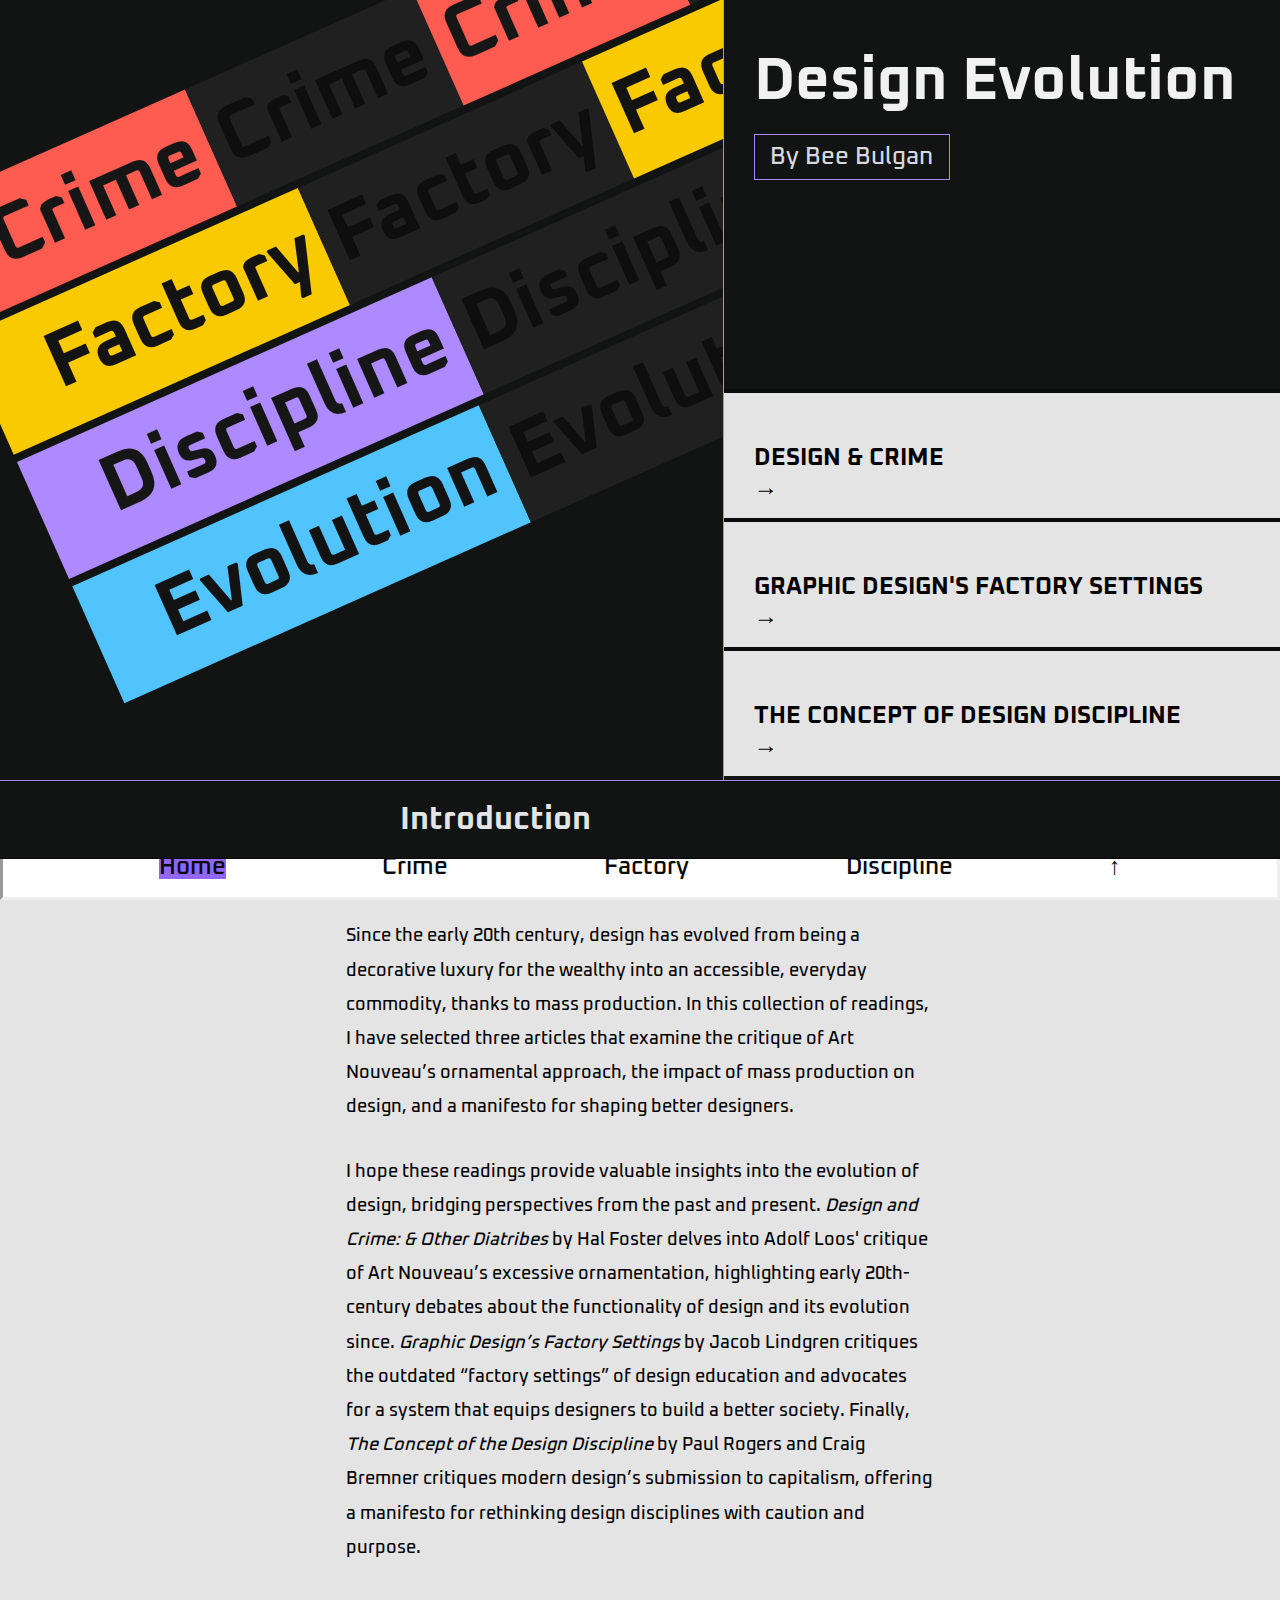
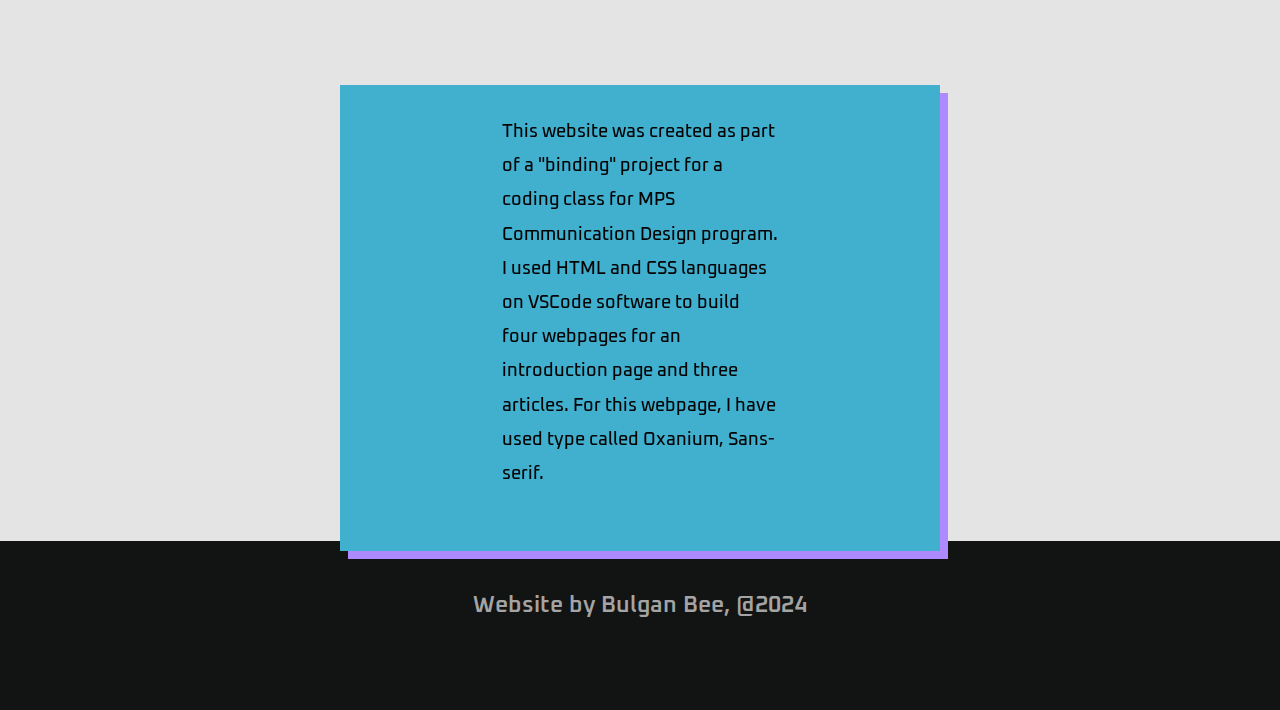
<file: index.html>
<!DOCTYPE html>
<html lang="en">
<html>
	<head>
	<!--Below is a meta element that tells the browser to render it at its actual size-->
	<meta name="viewport" content="width=device-width, initial-scale=1">
	<!-- Below is a reset, it clears off browser's default style -->
	<link href="reset.css" rel="stylesheet">
	<!-- Below is a link to my CSS file -->
	<link href="common.css" rel="stylesheet">
	<link href="style.css" rel="stylesheet">
	</head>
	<body>
		<div class="maindivhead">
		<div class="headcontainer">
		<header>
			<div class="headertext">
				<!-- <div class="disciplinetext"> -->
					<!-- <div class="discipline"> -->
						<!-- <h1>Design <span id="discipline">Evolution</span></h1> -->
						<!-- <h1>Design <span id="discipline">Evolution</span></h1> -->
						<!-- <h1>Design <span id="discipline">Evolution</span></h1> -->
						<!-- <h1>Design <span id="discipline">Evolution</span></h1> -->
						<!-- <h1>Design <span id="discipline">Evolution</span></h1> -->
					<!-- </div> -->
					<!-- </div> -->
				<div class="crimetext">
			<div class="crime">
				<h1 class="crimeanimatedtextred">&nbsp;&nbsp;&nbsp;Crime</h1>
				<h1 class="crimeanimatedtext">Crime</h1>
				<h1 class="crimeanimatedtextred">Crime</h1>
				<h1 class="crimeanimatedtext">Crime</h1>
				<h1 class="crimeanimatedtextred">Crime</h1>
				<h1 class="crimeanimatedtext">Crime</h1>
				<h1 class="crimeanimatedtextred">Crime</h1>
				<h1 class="crimeanimatedtext">Crime</h1>
				<h1 class="crimeanimatedtextred">Crime</h1>
				<h1 class="crimeanimatedtext">Crime</h1>
			</div>
		    </div>
			<div class="factorytext">
			<div class="factory">
				<h1 class="factoryanimatedtextyellow">&nbsp;&nbsp;&nbsp;Factory</h1>
				<h1 class="factoryanimatedtext">Factory</h1>
				<h1 class="factoryanimatedtextyellow">Factory</h1>
				<h1 class="factoryanimatedtext">Factory</h1>
				<h1 class="factoryanimatedtextyellow">Factory</h1>
				<h1 class="factoryanimatedtext">Factory</h1>
				<h1 class="factoryanimatedtextyellow">Factory</h1>
			</div>
			</div>
			<div class="disciplinetext">
			<div class="discipline">
				<h1 class="disciplineanimatedtextpurple">&nbsp;&nbsp;&nbsp;Discipline</h1>
				<h1 class="disciplineanimatedtext">Discipline</h1>
				<h1 class="disciplineanimatedtextpurple">Discipline</h1>
				<h1 class="disciplineanimatedtext">Discipline</h1>
				<h1 class="disciplineanimatedtextpurple">Discipline</h1>
				<h1 class="disciplineanimatedtext">Discipline</h1>
				<h1 class="disciplineanimatedtextpurple">Discipline</h1>
				<h1 class="disciplineanimatedtext">Discipline</h1>
				<h1 class="disciplineanimatedtextpurple">Discipline</h1>
			</div>
			<div class="disciplinetext">
					<div class="discipline">
						<h1 class="evolutionanimatedtextblue">&nbsp;&nbsp;&nbsp;Evolution</h1>
						<h1 class="evolutionanimatedtext">Evolution</h1>
						<h1 class="evolutionanimatedtextblue">Evolution</h1>
						<h1 class="evolutionanimatedtext">Evolution</h1>
						<h1 class="evolutionanimatedtextblue">Evolution</h1>
						<h1 class="evolutionanimatedtext">Evolution</h1>
						<h1 class="evolutionanimatedtextblue">Evolution</h1>
						<h1 class="evolutionanimatedtext">Evolution</h1>
						<h1 class="evolutionanimatedtextblue">Evolution</h1>
					</div>
					</div>
			</div>
			
			</div>
		</header>
	</div>
	<div class="titlebig">
		<div id="titlebelow"><h1 class="otherh1">Design Evolution</h1><h1 id="bee">By Bee Bulgan</h1></div>
		<div id="linksbig">
		<a href="article-crime/index.html" id="designcrimelink"><div class="biglinkdiv"><h2>DESIGN & CRIME</h2> <h2>&#8594</h2></div></a>
		<a href="article-factory/index.html" id="factorylink"><div class="biglinkdiv"><h2>GRAPHIC DESIGN'S FACTORY SETTINGS</h2> <h2>&#8594</h2></div></a>
		<a href="article-discipline/index.html" id="disciplinelink"><div class="biglinkdiv"><h2>THE CONCEPT OF DESIGN DISCIPLINE</h2> <h2>&#8594</h2></div></a>
	</div>
	</div>
</div>
	<div class="navbardiv">
		<div id="navbar">
			<a href="index.html" class="mainlink"><mark>Home</mark></a>
			<a href="article-crime/index.html" class="mainlink">Crime</a>
			<a href="article-factory/index.html" class="mainlink">Factory</a>
			<a href="article-discipline/index.html" class="mainlink">Discipline</a>
			<a href="#top" class="mainlink">&#8593;</a>
		  </div>
	<!-- <div class="darkrectangle"></div> -->
	<!-- Below is my introduction to the theme of the articles -->
	 <article>
		<div class="sticky1"><h3>Introduction</h3></div>
			<section>
				<p class="intropa">Since the early 20th century, design has evolved from being a decorative luxury for the wealthy into an accessible, everyday commodity, thanks to mass production. In this collection of readings, I have selected three articles that examine the critique of Art Nouveau’s ornamental approach, the impact of mass production on design, and a manifesto for shaping better designers.</p>
				<p>I hope these readings provide valuable insights into the evolution of design, bridging perspectives from the past and present. <i>Design and Crime: & Other Diatribes </i> by Hal Foster delves into Adolf Loos' critique of Art Nouveau’s excessive ornamentation, highlighting early 20th-century debates about the functionality of design and its evolution since. <i>Graphic Design’s Factory Settings </i>by Jacob Lindgren critiques the outdated “factory settings” of design education and advocates for a system that equips designers to build a better society. Finally,  <i>The Concept of the Design Discipline </i>by Paul Rogers and Craig Bremner critiques modern design’s submission to capitalism, offering a manifesto for rethinking design disciplines with caution and purpose.</p>
			</section>
			<section class="colophonesection">
			<div class="colophon"><p id="colophonparagraph">This website was created as part of a "binding" project for a coding class for MPS Communication Design program. I used HTML and CSS languages on VSCode software to build four webpages for an introduction page and three articles. For this webpage, I have used type called Oxanium, Sans-serif.</p>
				</div>
			</section>
	</article>
	<footer>
		<h5>Website by Bulgan Bee, @2024</h5>
	</footer>
	</body>
</html>
</file>
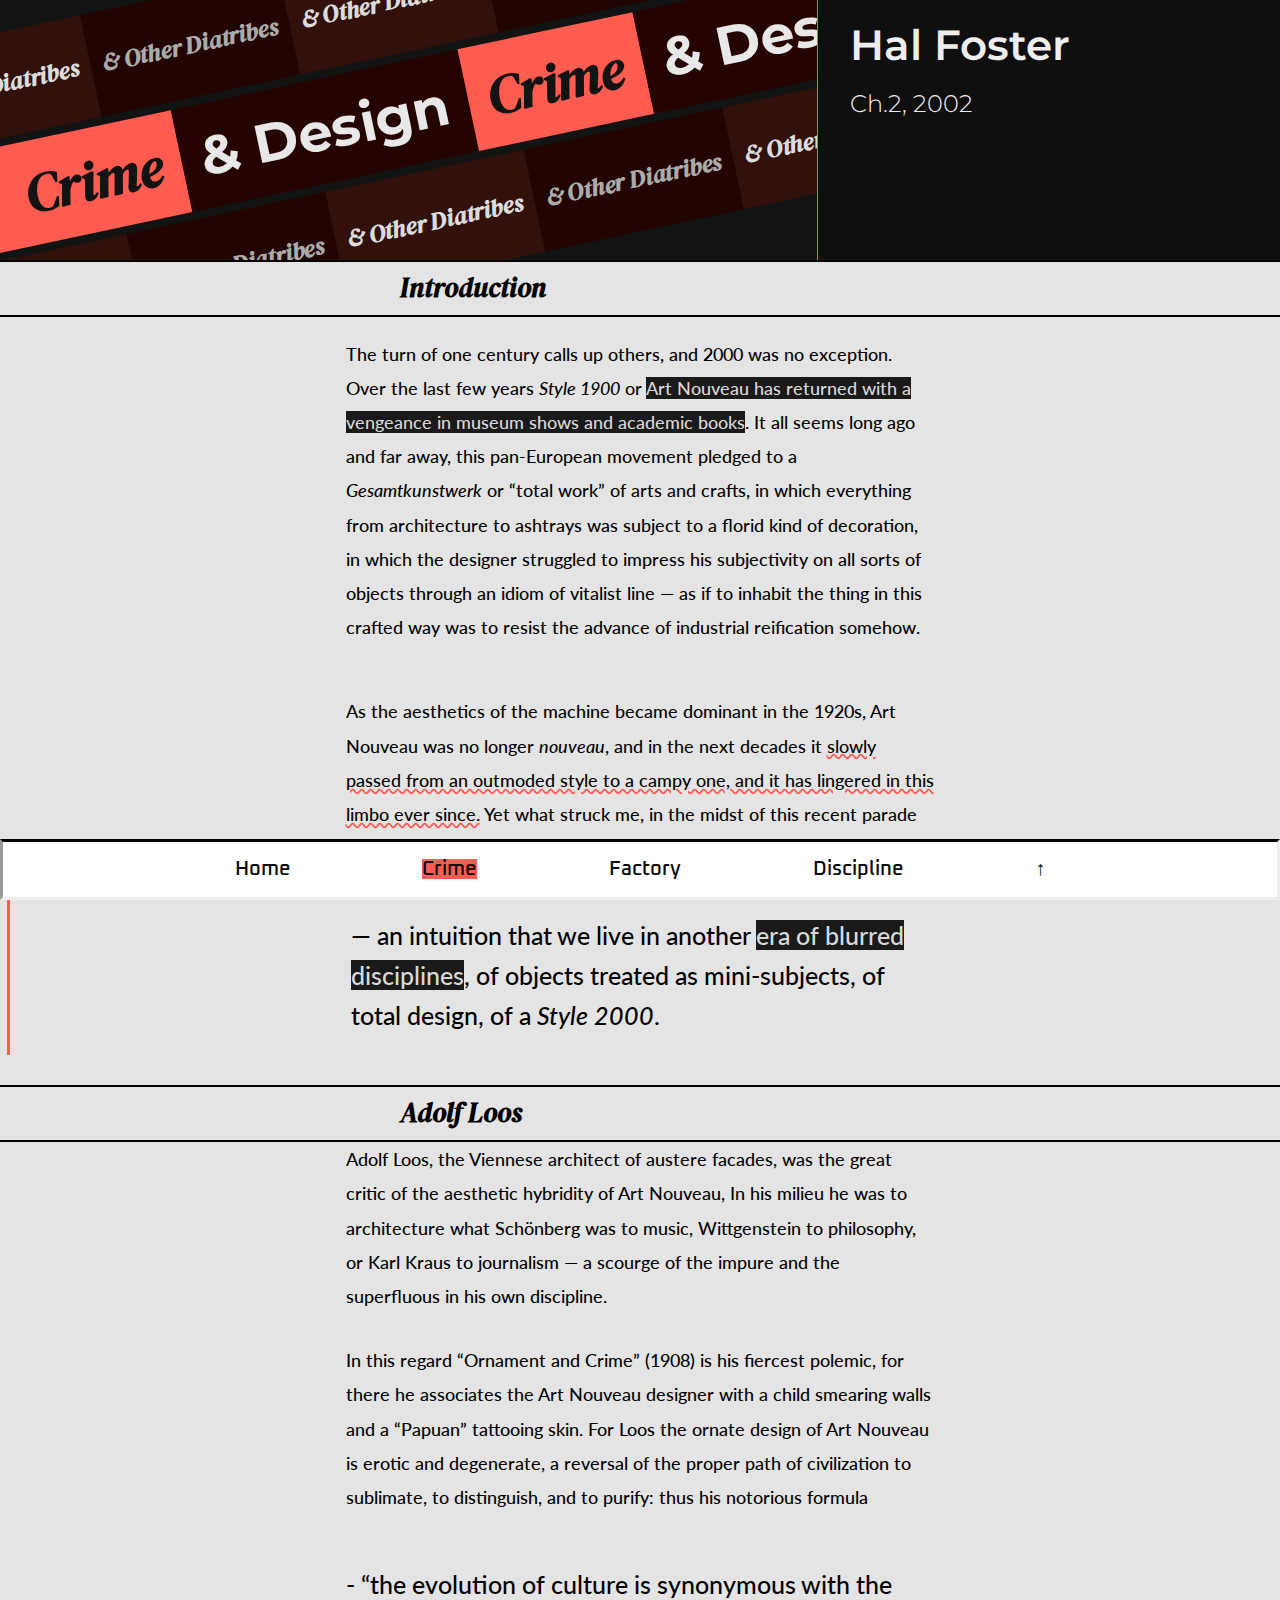
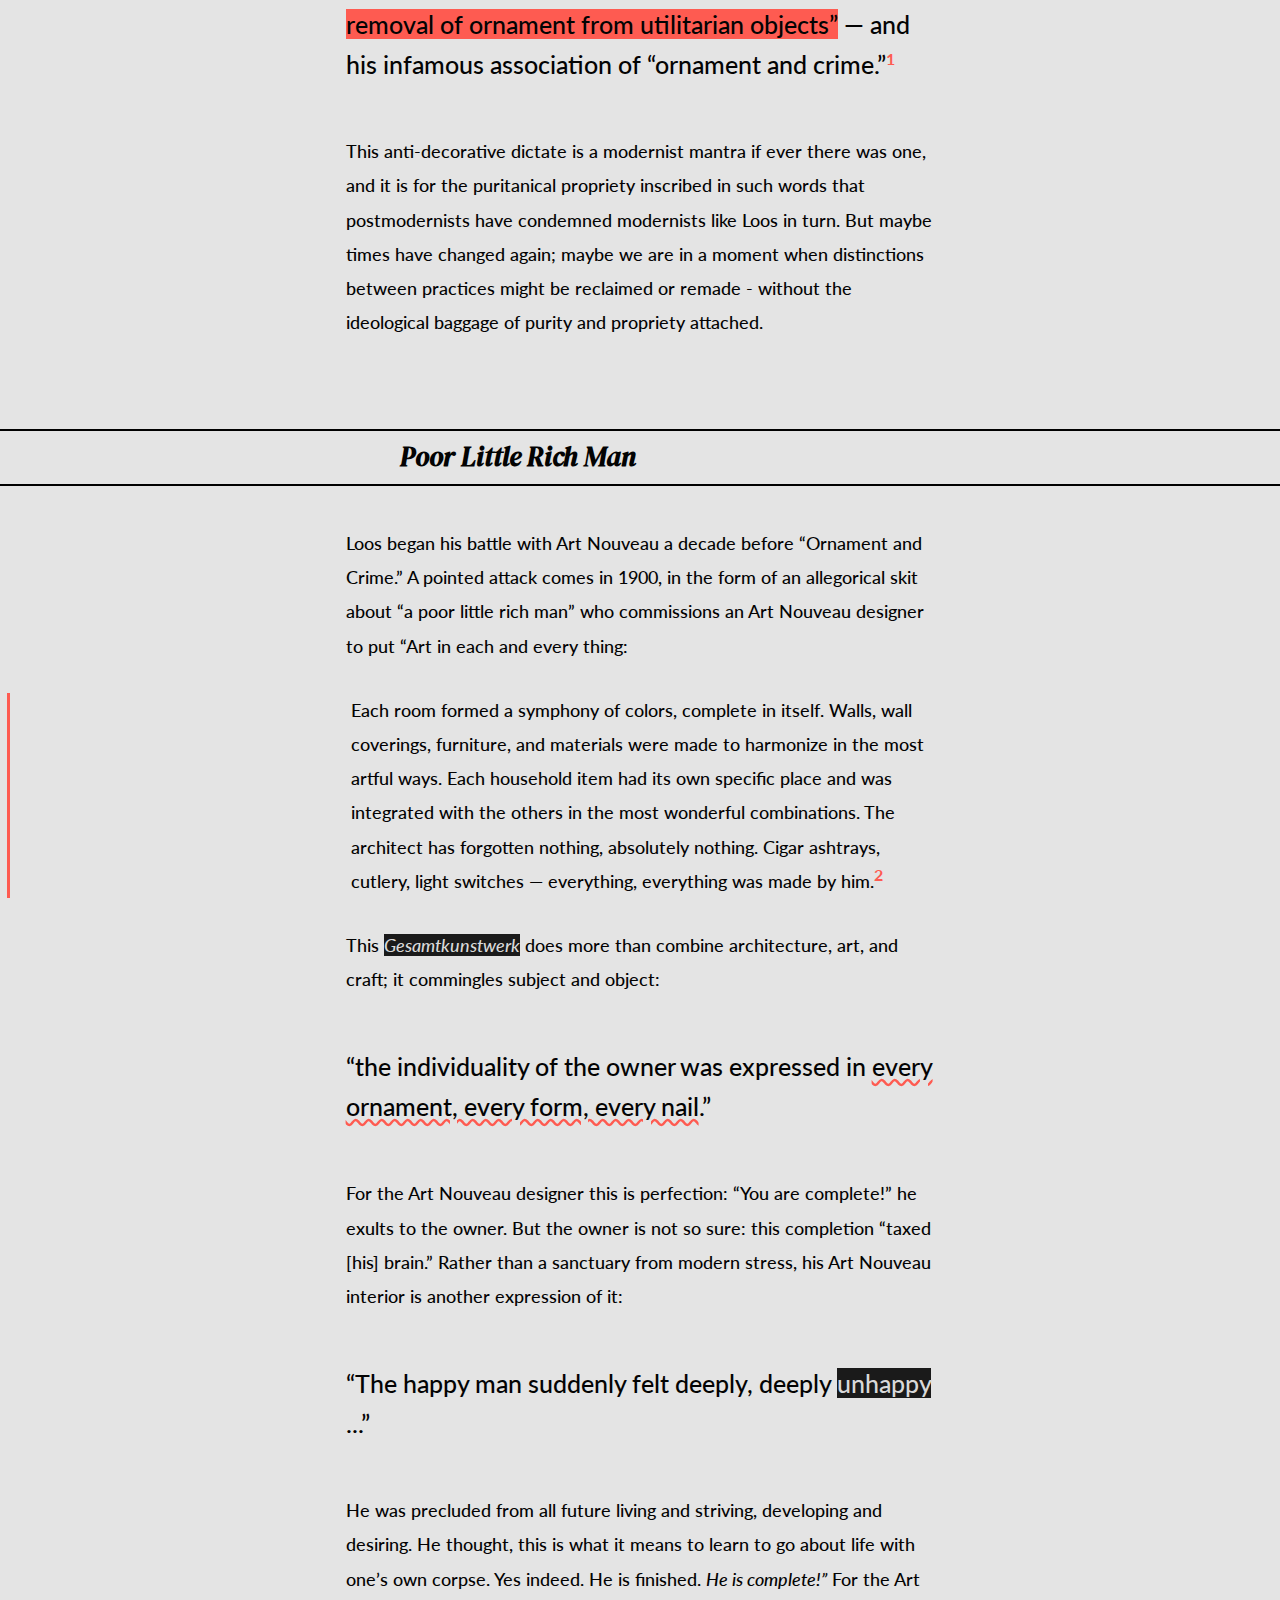
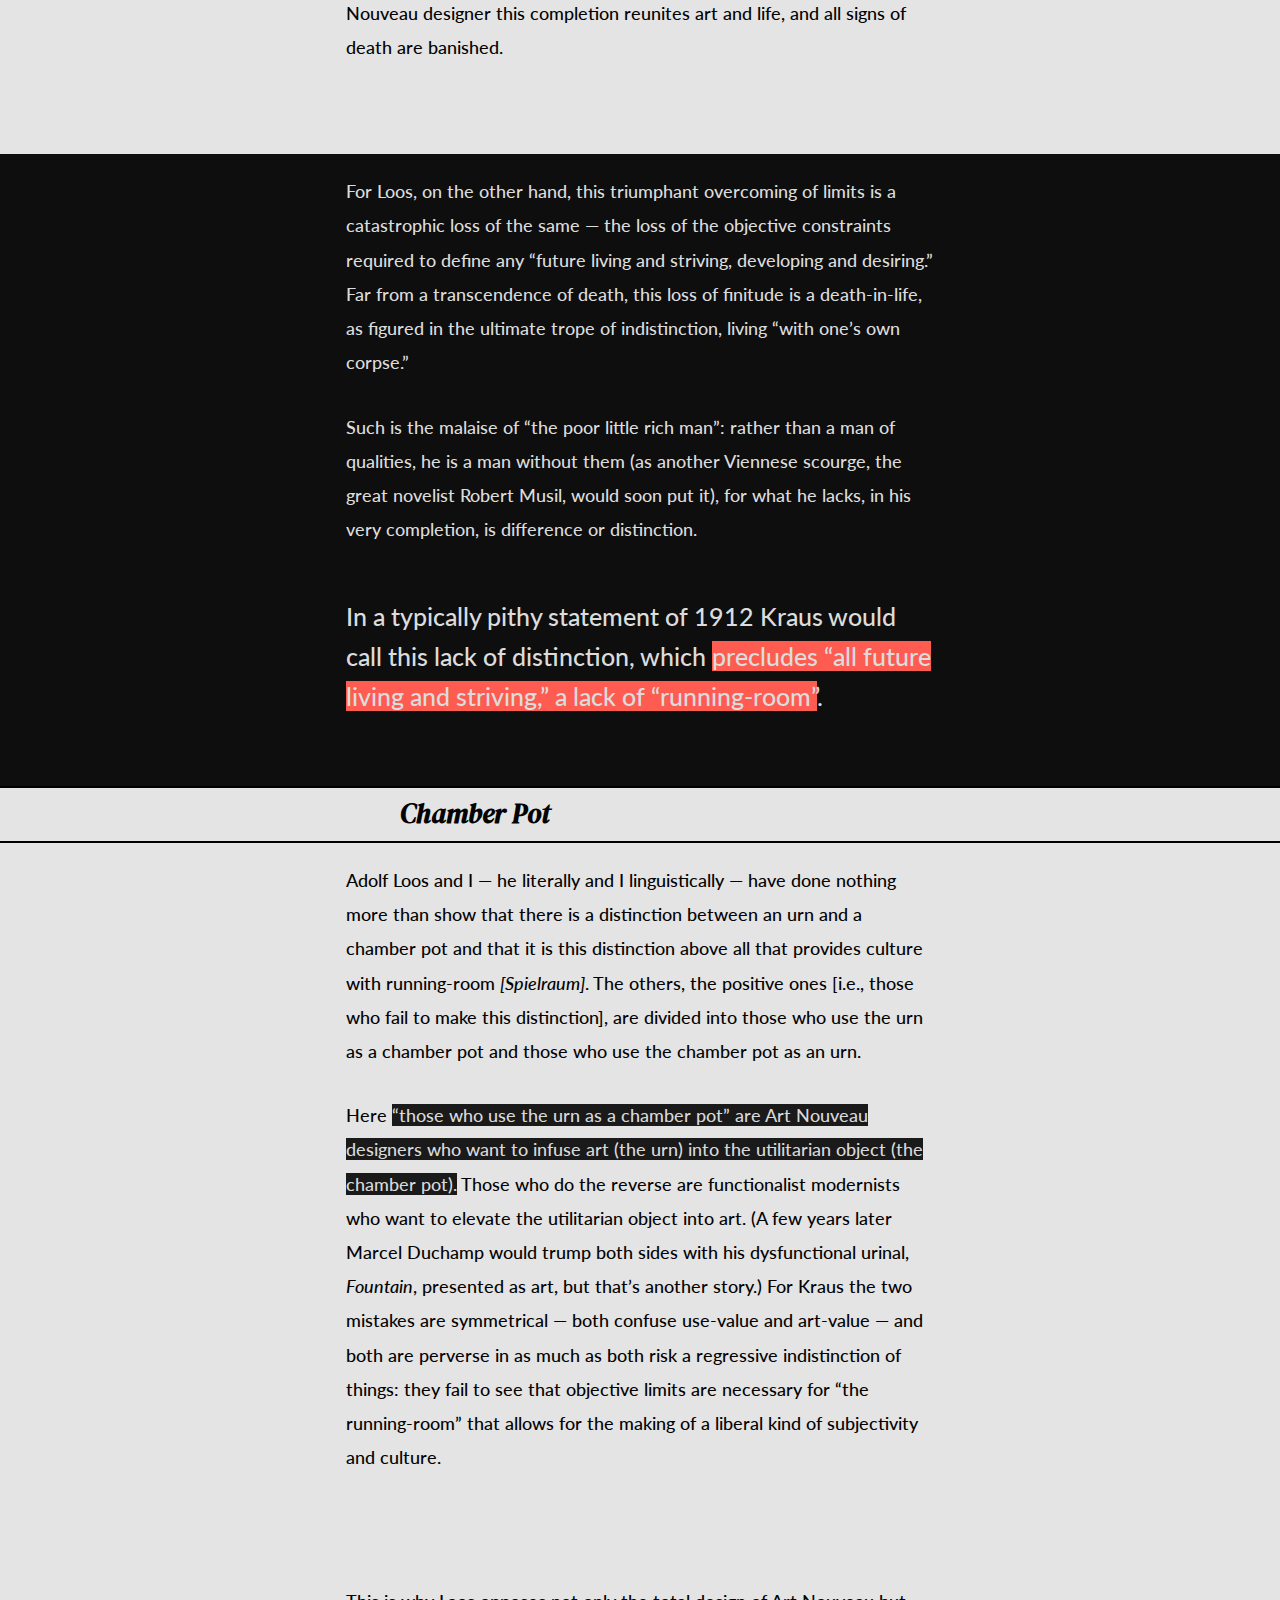
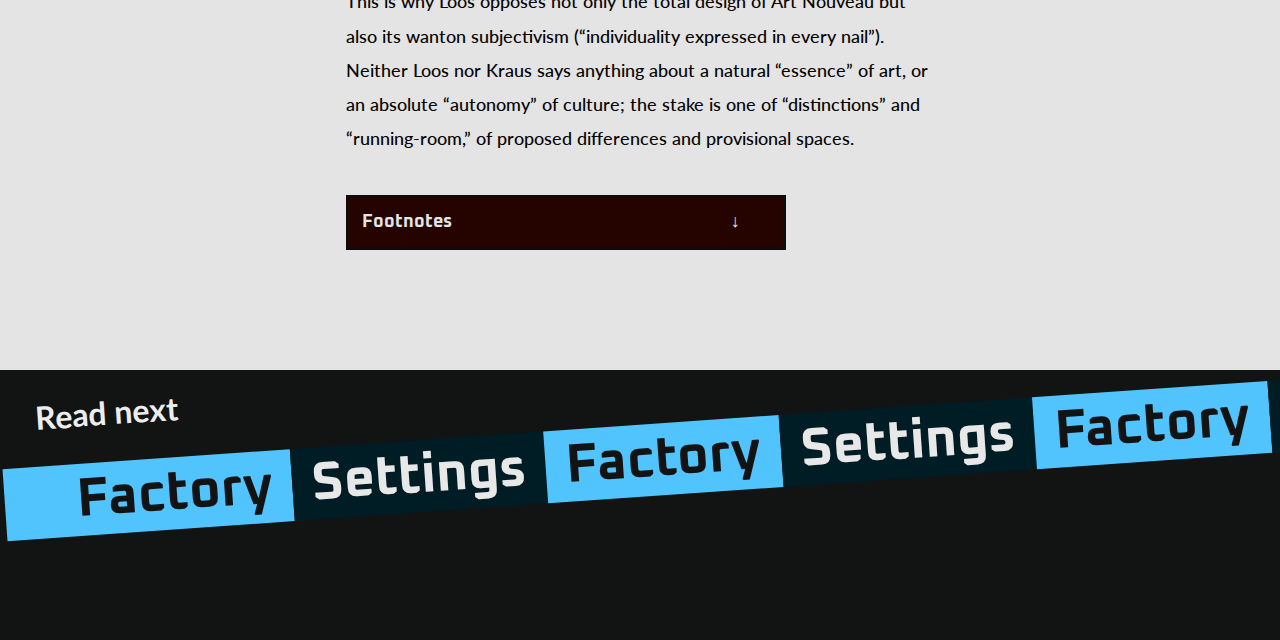
<file: article-crime/index.html>
<!DOCTYPE html>
<html lang="en">
<html>
	<head>
		<title>Binding</title>
	<!--Below is a meta element that tells the browser to render it at its actual size-->
	<meta name="viewport" content="width=device-width, initial-scale=1">
	<!-- Below is a reset, it clears off browser's default style -->
	<link href="../reset.css" rel="stylesheet">
	<!-- Below is a link to my CSS file -->
	<link href="../common.css" rel="stylesheet"> 
	<link href="style.css" rel="stylesheet">
	</head>
	<body>

		<div class="maindivhead">
			<div class="headcontainer">
			<header>
				<div class="headertext">
					<div class="crimetext">
				<div class="crime">
					<h1 class="crimeanimatedtextred">&nbsp;&nbsp;&nbsp;& Other Diatribes</h1>
					<h1 class="crimeanimatedtext">& Other Diatribes</h1>
					<h1 class="crimeanimatedtextred">& Other Diatribes</h1>
					<h1 class="crimeanimatedtext">& Other Diatribes</h1>
					<h1 class="crimeanimatedtextred">& Other Diatribes</h1>
					<h1 class="crimeanimatedtext">& Other Diatribes</h1>
					<h1 class="crimeanimatedtextred">& Other Diatribes</h1>
					<h1 class="crimeanimatedtext">& Other Diatribes</h1>
					<h1 class="crimeanimatedtextred">& Other Diatribes</h1>
					<h1 class="crimeanimatedtext">& Other Diatribes</h1>
					<h1 class="crimeanimatedtextred">& Other Diatribes</h1>
					<h1 class="crimeanimatedtext">& Other Diatribes</h1>
					<h1 class="crimeanimatedtextred">& Other Diatribes</h1>
					<h1 class="crimeanimatedtext">& Other Diatribes</h1>
					<h1 class="crimeanimatedtextred">& Other Diatribes</h1>
					<h1 class="crimeanimatedtext">& Other Diatribes</h1>
					<h1 class="crimeanimatedtextred">& Other Diatribes</h1>
					<h1 class="crimeanimatedtext">& Other Diatribes</h1>
				</div>
				</div>
				<div class="factorytext">
				<div class="factory">
					<h1 class="factoryanimatedtextyellow">&nbsp;&nbsp;&nbsp;&nbsp;&nbsp;&nbsp;&nbsp;&nbsp;&nbsp;Crime</h1>
					<h1 class="factoryanimatedtext">& Design</h1>
					<h1 class="factoryanimatedtextyellow">Crime</h1>
					<h1 class="factoryanimatedtext">& Design</h1>
					<h1 class="factoryanimatedtextyellow">Crime</h1>
					<h1 class="factoryanimatedtext">& Design</h1>
					<h1 class="factoryanimatedtextyellow">Crime</h1>
					<h1 class="factoryanimatedtext">& Design</h1>
					<h1 class="factoryanimatedtextyellow">Crime</h1>
					<h1 class="factoryanimatedtext">& Design</h1>
					<h1 class="factoryanimatedtextyellow">Crime</h1>
					<h1 class="factoryanimatedtext">& Design</h1>
					<h1 class="factoryanimatedtextyellow">Crime</h1>
					<h1 class="factoryanimatedtext">& Design</h1>
					<h1 class="factoryanimatedtextyellow">Crime</h1>
					<h1 class="factoryanimatedtext">& Design</h1>
					<h1 class="factoryanimatedtextyellow">Crime</h1>
					<h1 class="factoryanimatedtext">& Design</h1>
				</div>
				</div>
				<div class="disciplinetext">
				<div class="discipline">
					<h1 class="crimeanimatedtextred">&nbsp;&nbsp;&nbsp;& Other Diatribes</h1>
					<h1 class="crimeanimatedtext">& Other Diatribes</h1>
					<h1 class="crimeanimatedtextred">& Other Diatribes</h1>
					<h1 class="crimeanimatedtext">& Other Diatribes</h1>
					<h1 class="crimeanimatedtextred">& Other Diatribes</h1>
					<h1 class="crimeanimatedtext">& Other Diatribes</h1>
					<h1 class="crimeanimatedtextred">& Other Diatribes</h1>
					<h1 class="crimeanimatedtext">& Other Diatribes</h1>
					<h1 class="crimeanimatedtextred">& Other Diatribes</h1>
					<h1 class="crimeanimatedtext">& Other Diatribes</h1>
					<h1 class="crimeanimatedtextred">& Other Diatribes</h1>
					<h1 class="crimeanimatedtext">& Other Diatribes</h1>
					<h1 class="crimeanimatedtextred">& Other Diatribes</h1>
					<h1 class="crimeanimatedtext">& Other Diatribes</h1>
					<h1 class="crimeanimatedtextred">& Other Diatribes</h1>
					<h1 class="crimeanimatedtext">& Other Diatribes</h1>
					<h1 class="crimeanimatedtextred">& Other Diatribes</h1>
					<h1 class="crimeanimatedtext">& Other Diatribes</h1>
				</div>
				</div>
				</div>
			</header>
		</div>
	<div class="authordiv">
		<h3 id="volume">Hal Foster</h3>
		<h3 id="author1">Ch.2, 2002</h3>
		</div>
	</div>
		<div class="navbardiv">
			<div id="navbar">
				<a href="https://bulganbee.github.io/binding/" class="mainlink">Home</a>
				<a href="https://bulganbee.github.io/binding/article-crime/index.html" class="mainlink"><mark>Crime</mark></a>
				<a href="https://bulganbee.github.io/binding/article-factory/index.html" class="mainlink">Factory</a>
				<a href="https://bulganbee.github.io/binding/article-discipline/index.html" class="mainlink">Discipline</a>
				<a href="#top" class="mainlink">&#8593;</a>
			  </div>
			</div>
	<!-- Article for The Concept Of The Design Discipline -->
	 <article>
		<div class="stickytitle"><h3>Introduction</h3></div>
	<section>
				<p>The turn of one century calls up others, and 2000 was no exception. Over the last few years <i>Style 1900</i> or <mark class="markblack">Art Nouveau has returned with a vengeance in museum shows and academic books</mark>. It all seems long ago and far away, this pan-European movement pledged to a <i>Gesamtkunstwerk</i> or “total work” of arts and crafts, in which everything from architecture to ashtrays was subject to a florid kind of decoration, in which the designer struggled to impress his subjectivity on all sorts of objects through an idiom of vitalist line — as if to inhabit the thing in this crafted way was to resist the advance of industrial reification somehow. </p>
			<section>
				<p>As the aesthetics of the machine became dominant in the 1920s, Art Nouveau was no longer <i>nouveau</i>, and in the next decades it <u class="underline">slowly passed from an outmoded style to a campy one, and it has lingered in this limbo ever since.</u> Yet what struck me, in the midst of this recent parade of Art Nouveau manifestations, was its strong echo in the present</p>
				<div class="quote1"><p class="bigtext1">— an intuition that we live in another <mark class="markblack">era of blurred disciplines</mark>, of objects treated as mini-subjects, of total design, of a <i>Style 2000</i>.</p></div>
				<div class="stickytitle"><h3>Adolf Loos</h3></div>
				<p>Adolf Loos, the Viennese architect of austere facades, was the great critic of the aesthetic hybridity of Art Nouveau, In his milieu he was to architecture what Schönberg was to music, Wittgenstein to philosophy, or Karl Kraus to journalism — a scourge of the impure and the superfluous in his own discipline. </p>
				<p>In this regard “Ornament and Crime” (1908) is his fiercest polemic, for there he associates the Art Nouveau designer with a child smearing walls and a “Papuan” tattooing skin. For Loos the ornate design of Art Nouveau is erotic and degenerate, a reversal of the proper path of civilization to sublimate, to distinguish, and to purify: thus his notorious formula</p>
				<p class="bigtext1">- “the evolution of culture is synonymous with the <mark>removal of ornament from utilitarian objects”</mark> — and his infamous association of “ornament and crime.”<sup>1</sup></p>
				<p>This anti-decorative dictate is a modernist mantra if ever there was one, and it is for the puritanical propriety inscribed in such words that postmodernists have condemned modernists like Loos in turn. But maybe times have changed again; maybe we are in a moment when distinctions between practices might be reclaimed or remade - without the ideological baggage of purity and propriety attached.</p>
			</section>
			<div class="stickytitle"><h3>Poor Little Rich Man</h3></div>
		<section class="normal">
				<p id="firstpara">Loos began his battle with Art Nouveau a decade before “Ornament and Crime.” A pointed attack comes in 1900, in the form of an allegorical skit about “a poor little rich man” who commissions an Art Nouveau designer to put “Art in each and every thing:</p>
				<div class="quote1"><p>Each room formed a symphony of colors, complete in itself. Walls, wall coverings, furniture, and materials were made to harmonize in the most artful ways. Each household item had its own specific place and was integrated with the others in the most wonderful combinations. The architect has forgotten nothing, absolutely nothing. Cigar ashtrays, cutlery, light switches — everything, everything was made by him.<sup>2</sup></p></div>
				<p>This <mark class="markblack"><i>Gesamtkunstwerk</i></mark> does more than combine architecture, art, and craft; it commingles subject and object:</p>
				<p class="bigtext1">“the individuality of the owner was expressed in <u class="underline">every ornament, every form, every nail</u>.” </p>
				<p>For the Art Nouveau designer this is perfection: “You are complete!” he exults to the owner. But the owner is not so sure: this completion “taxed [his] brain.” Rather than a sanctuary from modern stress, his Art Nouveau interior is another expression of it:</p>
				<p class="bigtext1">“The happy man suddenly felt deeply, deeply <mark class="markblack">unhappy</mark> ...”</p>
				<p>He was precluded from all future living and striving, developing and desiring. He thought, this is what it means to learn to go about life with one’s own corpse. Yes indeed. He is finished. <i>He is complete!”</i> For the Art Nouveau designer this completion reunites art and life, and all signs of death are banished.</p>
			</section>
			<section class="withbackground">
				<p>For Loos, on the other hand, this triumphant overcoming of limits is a catastrophic loss of the same — the loss of the objective constraints required to define any “future living and striving, developing and desiring.” Far from a transcendence of death, this loss of finitude is a death-in-life, as figured in the ultimate trope of indistinction, living “with one’s own corpse.”</p>
				<p>Such is the malaise of “the poor little rich man”: rather than a man of qualities, he is a man without them (as another Viennese scourge, the great novelist Robert Musil, would soon put it), for what he lacks, in his very completion, is difference or distinction. </p>
				<p class="bigtext1">In a typically pithy statement of 1912 Kraus would call this lack of distinction, which <mark>precludes “all future living and striving,” a lack of “running-room”</mark>.</p>
			</section>
			<div class="stickytitle"><h3>Chamber Pot</h3></div>
			<section>
				<p>Adolf Loos and I — he literally and I linguistically — have done nothing more than show that there is a distinction between an urn and a chamber pot and that it is this distinction above all that provides culture with running-room <i>[Spielraum]</i>. The others, the positive ones [i.e., those who fail to make this distinction], are divided into those who use the urn as a chamber pot and those who use the chamber pot as an urn.</p>
				<p>Here <mark class="markblack">“those who use the urn as a chamber pot” are Art Nouveau designers who want to infuse art (the urn) into the utilitarian object (the chamber pot).</mark> Those who do the reverse are functionalist modernists who want to elevate the utilitarian object into art. (A few years later Marcel Duchamp would trump both sides with his dysfunctional urinal, <i>Fountain</i>, presented as art, but that’s another story.) For Kraus the two mistakes are symmetrical — both confuse use-value and art-value — and both are perverse in as much as both risk a regressive indistinction of things: they fail to see that objective limits are necessary for “the running-room” that allows for the making of a liberal kind of subjectivity and culture.</p>
			</section>
			<section class="normal">
				<p>This is why Loos opposes not only the total design of Art Nouveau but also its wanton subjectivism (“individuality expressed in every nail”). Neither Loos nor Kraus says anything about a natural “essence” of art, or an absolute “autonomy” of culture; the stake is one of “distinctions” and “running-room,” of proposed differences and provisional spaces.</p>
				<div class="citationdiv">
					<details class="citation-div">
					  <summary>
						<div id="footnotediv">
						  <a>Footnotes</a>
						  <a id="arrow-foot">&#8595;</a>
						</div>
					  </summary>
					  <ul class="citation-list">
						<li class="footnote-item">
							<p class="footnote"><sup>1</sup> Adolf Loos, “Ornament and Crime”, <i>Les Cahiers d'aujourd'hui,</i> 1913.</p>
						</li>
						<li class="footnote-item">
							<p class="footnote"><sup>2</sup> Adolf Loos, “The Poor Little Rich Man,” <i>Neues Wiener Tagblatt</i>, 1900.</p>
						</li>
						</ul>
						</details>
						</div>
			</section>
			</article>
			<div class="headcontainer">
				<div class="readnextanimated">
					<div class="headertext">
						<div class="crimetext">
					<div class="nexttext">
						<h1 class="readnexttext">&nbsp;&nbsp;&nbsp;Read next</h1>
					</div>
					</div>
					<div class="factorytext">
					<a href="https://bulganbee.github.io/binding/article-factory/index.html">
					<div class="factory">
						<h1 class="settingstextblue">&nbsp;&nbsp;&nbsp;&nbsp;Factory</h1>
						<h1 class="settingsanimatedtext">Settings</h1>
						<h1 class="settingstextblue">Factory</h1>
						<h1 class="settingsanimatedtext">Settings</h1>
						<h1 class="settingstextblue">Factory</h1>
						<h1 class="settingsanimatedtext">Settings</h1>
						<h1 class="settingstextblue">Factory</h1>
						<h1 class="settingsanimatedtext">Settings</h1>
						<h1 class="settingstextblue">Factory</h1>
						<h1 class="settingsanimatedtext">Settings</h1>
						<h1 class="settingstextblue">Factory</h1>
						<h1 class="settingsanimatedtext">Settings</h1>
						<h1 class="settingstextblue">Factory</h1>
						<h1 class="settingsanimatedtext">Settings</h1>
						<h1 class="settingstextblue">Factory</h1>
						<h1 class="settingsanimatedtext">Settings</h1>
						<h1 class="settingstextblue">Factory</h1>
						<h1 class="settingsanimatedtext">Settings</h1>
					</div>
					</a>
					</div>
					</div>
				</div>
			
	</body>
</html>
</file>
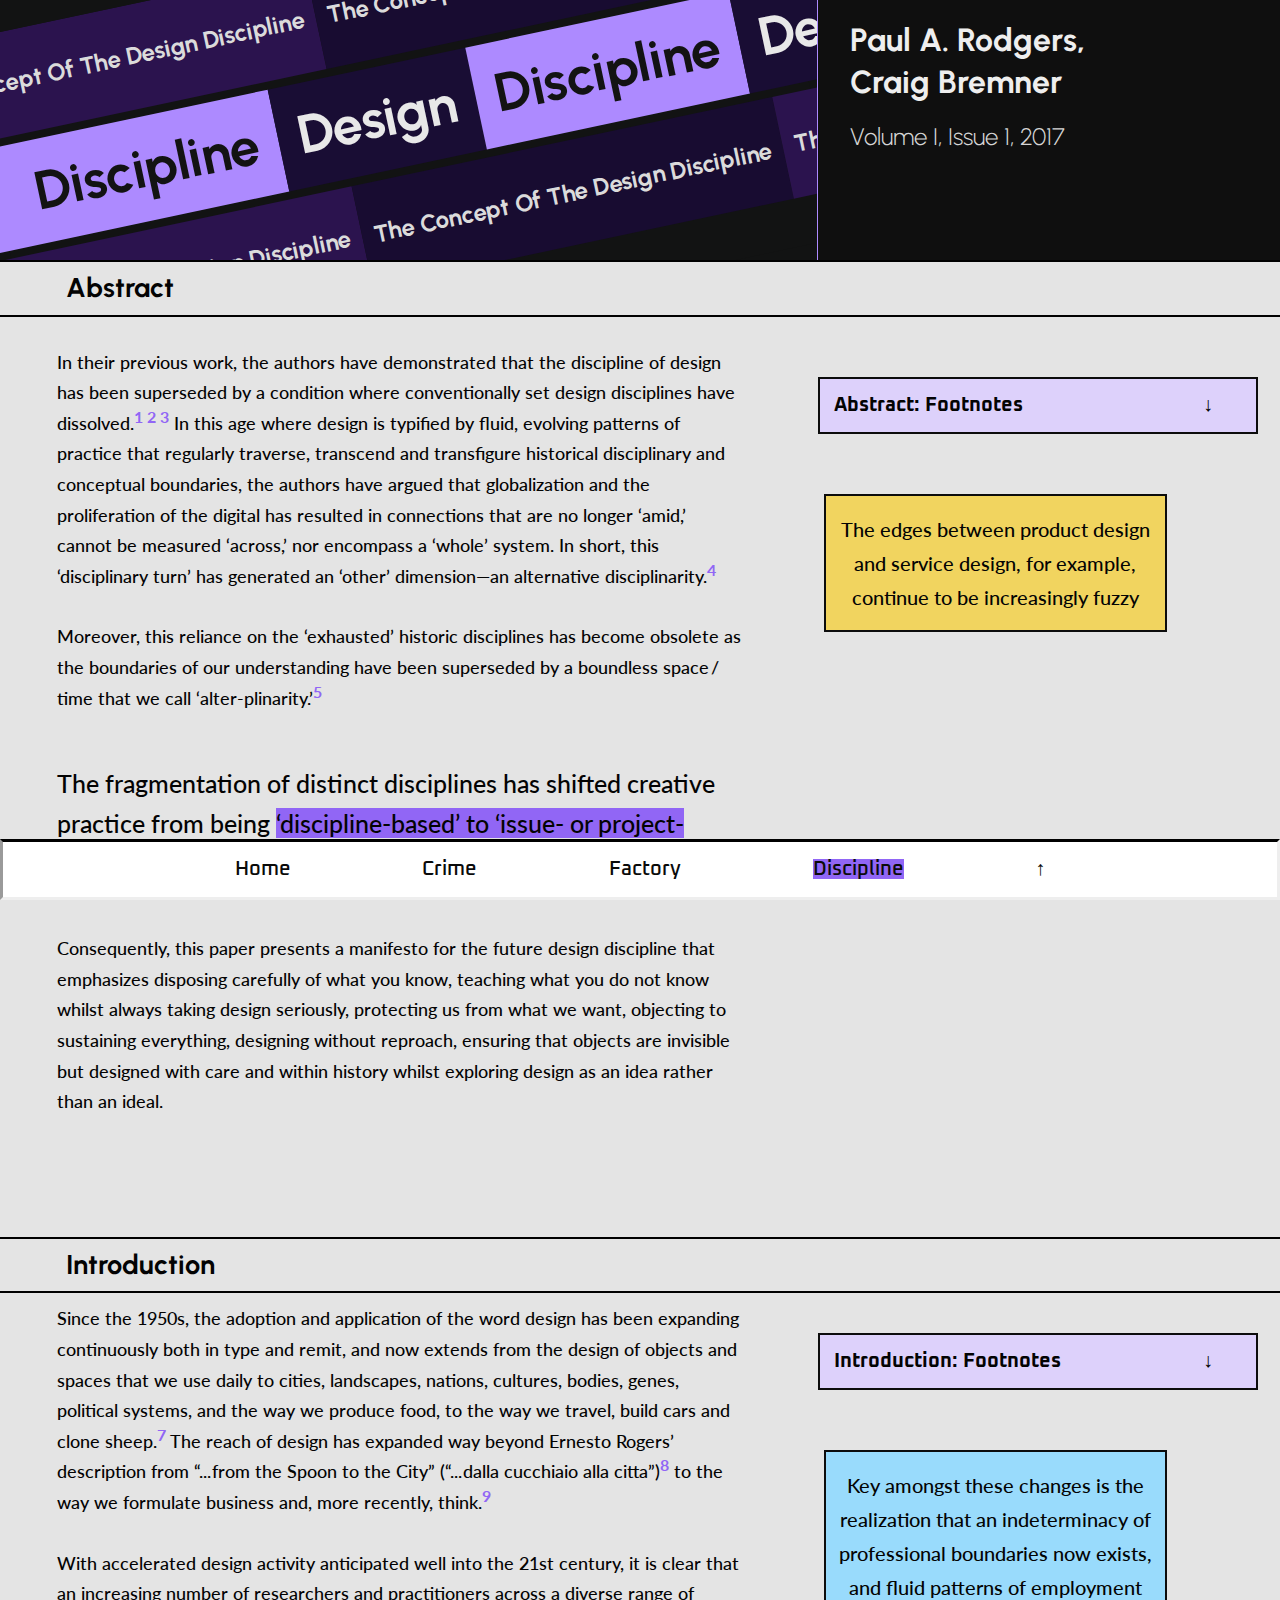
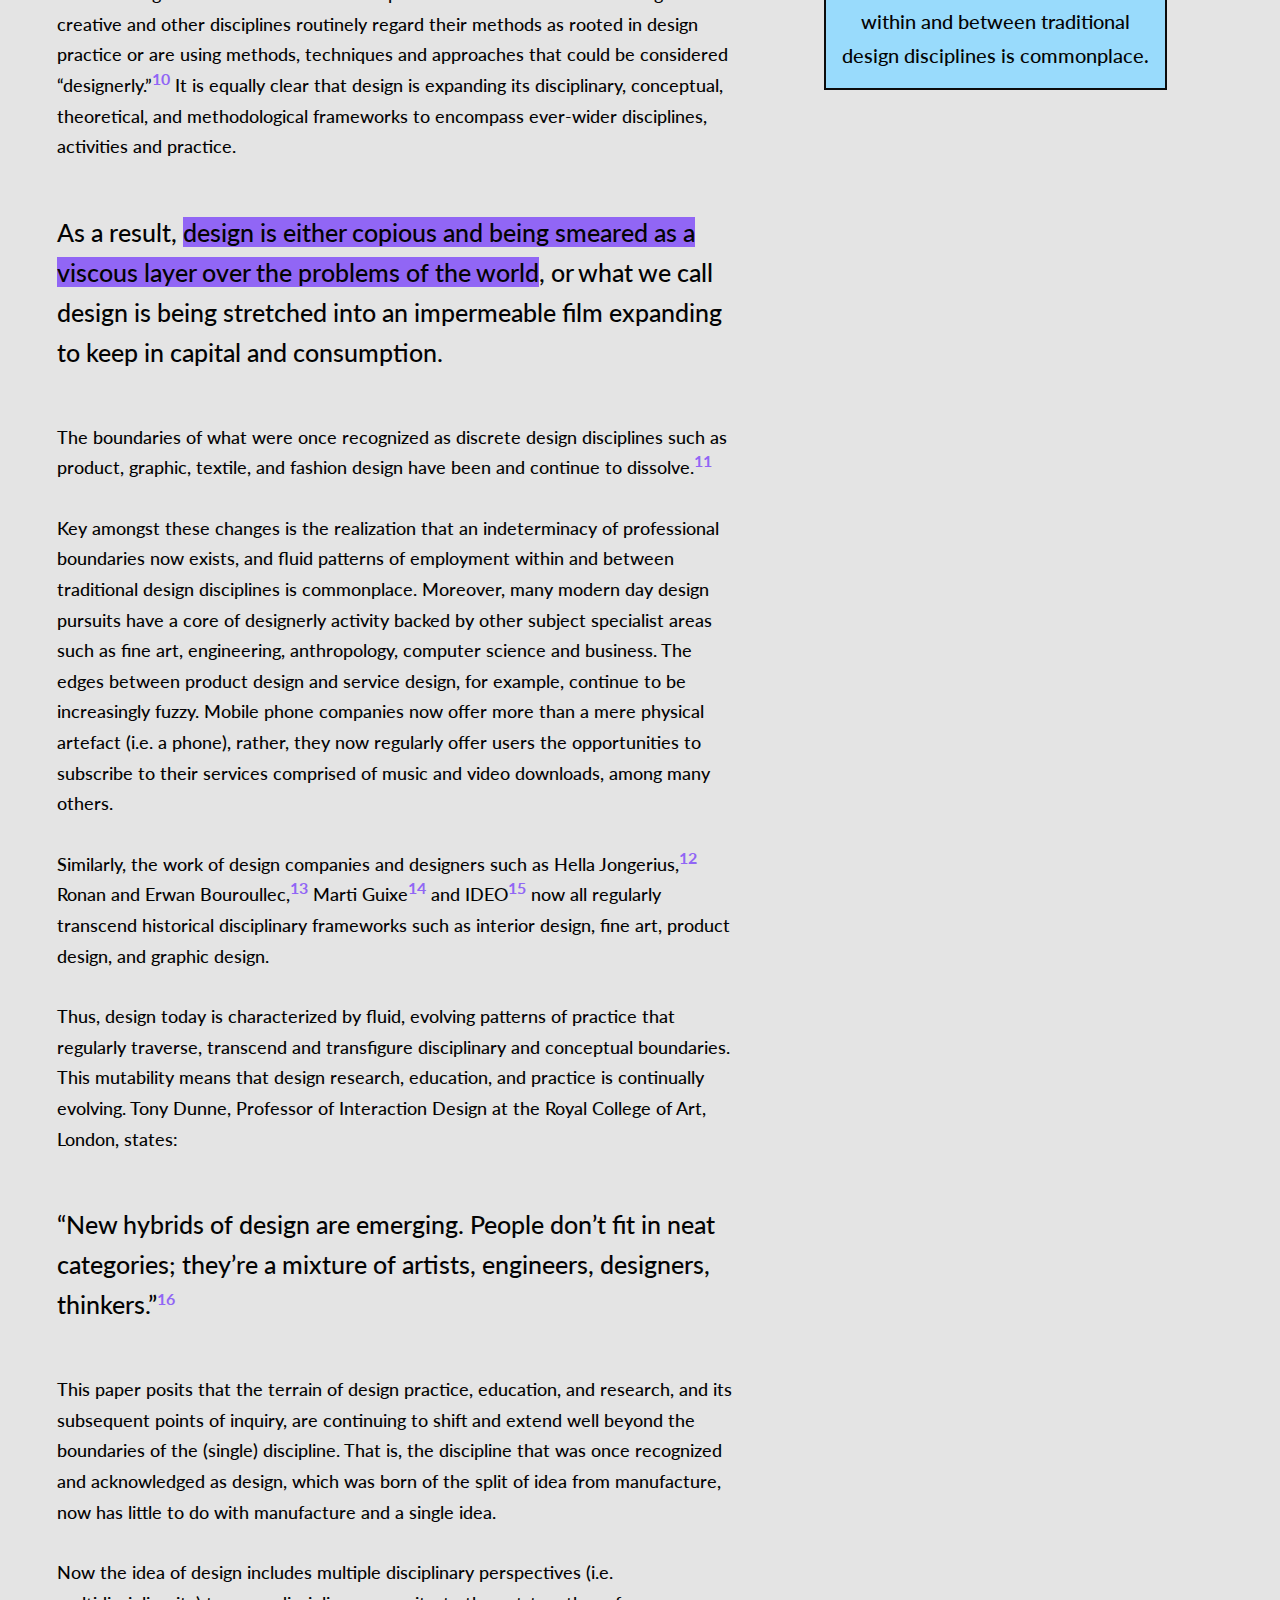
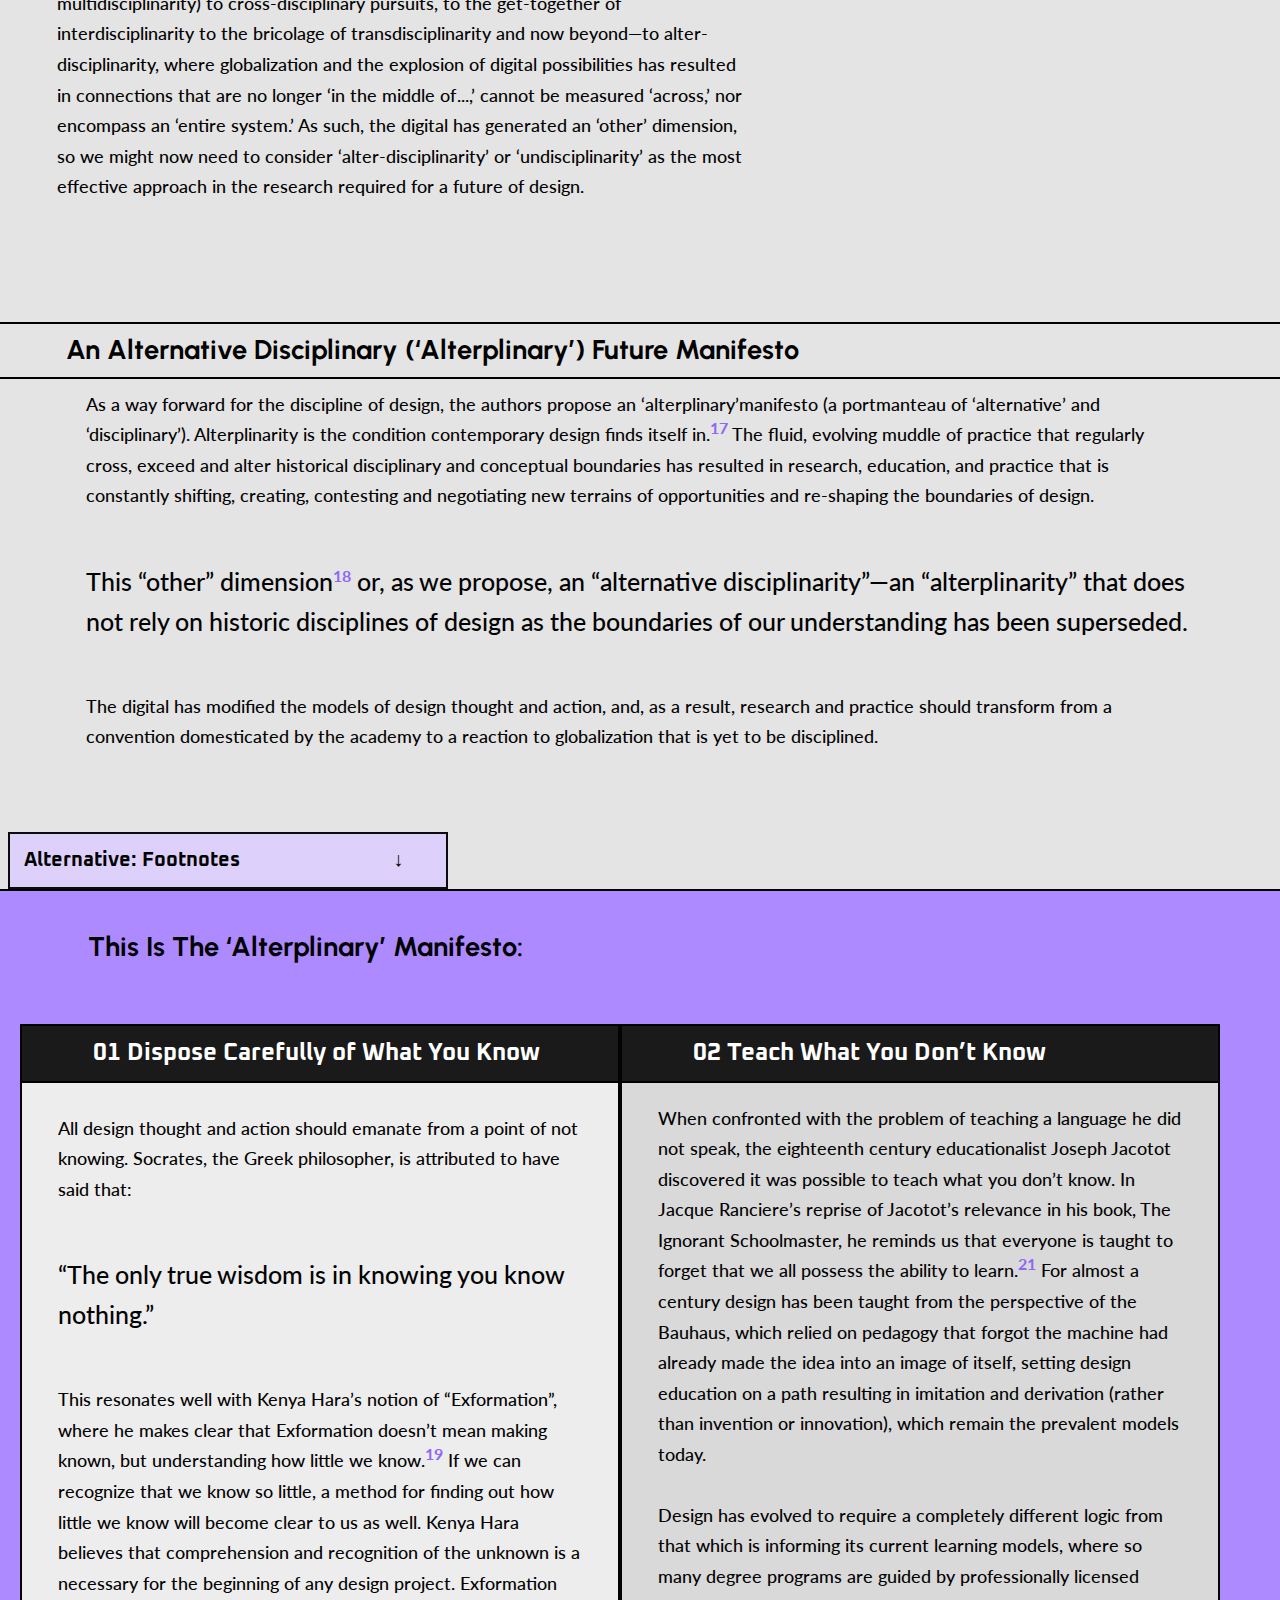
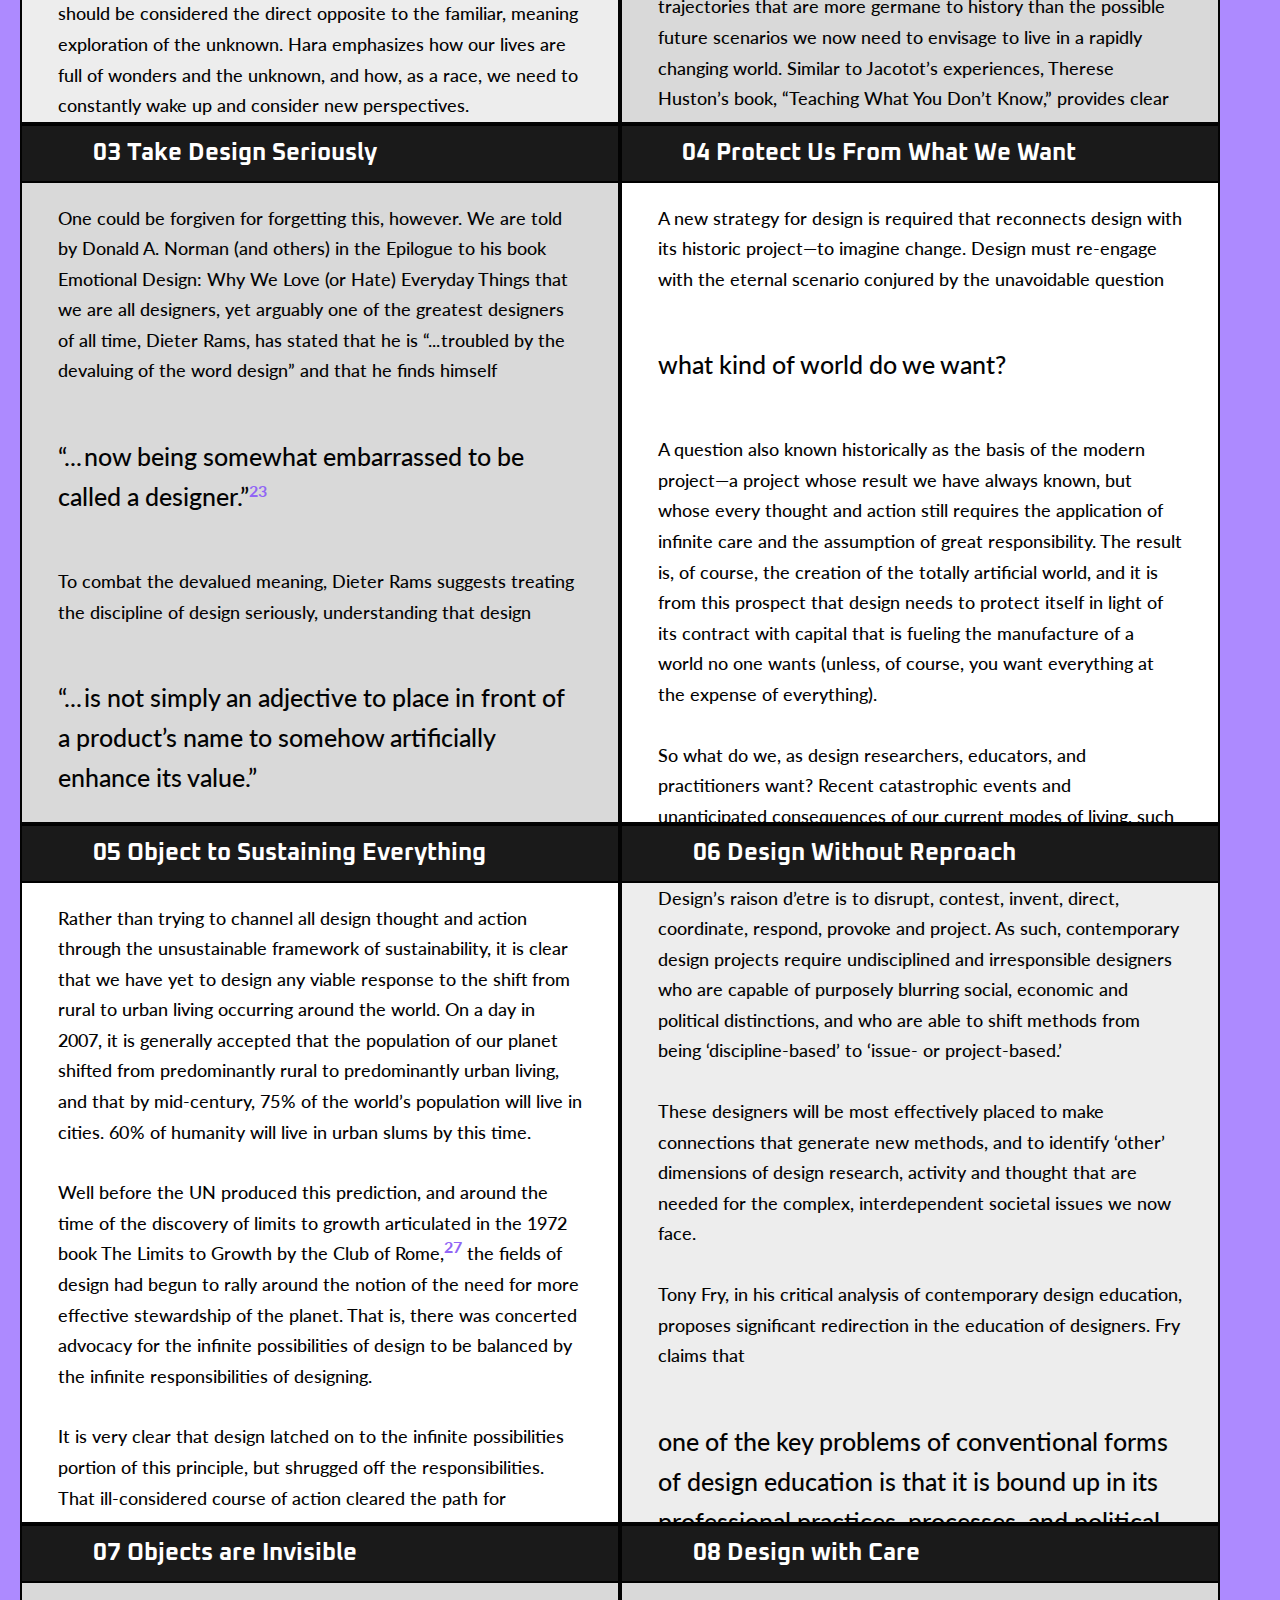
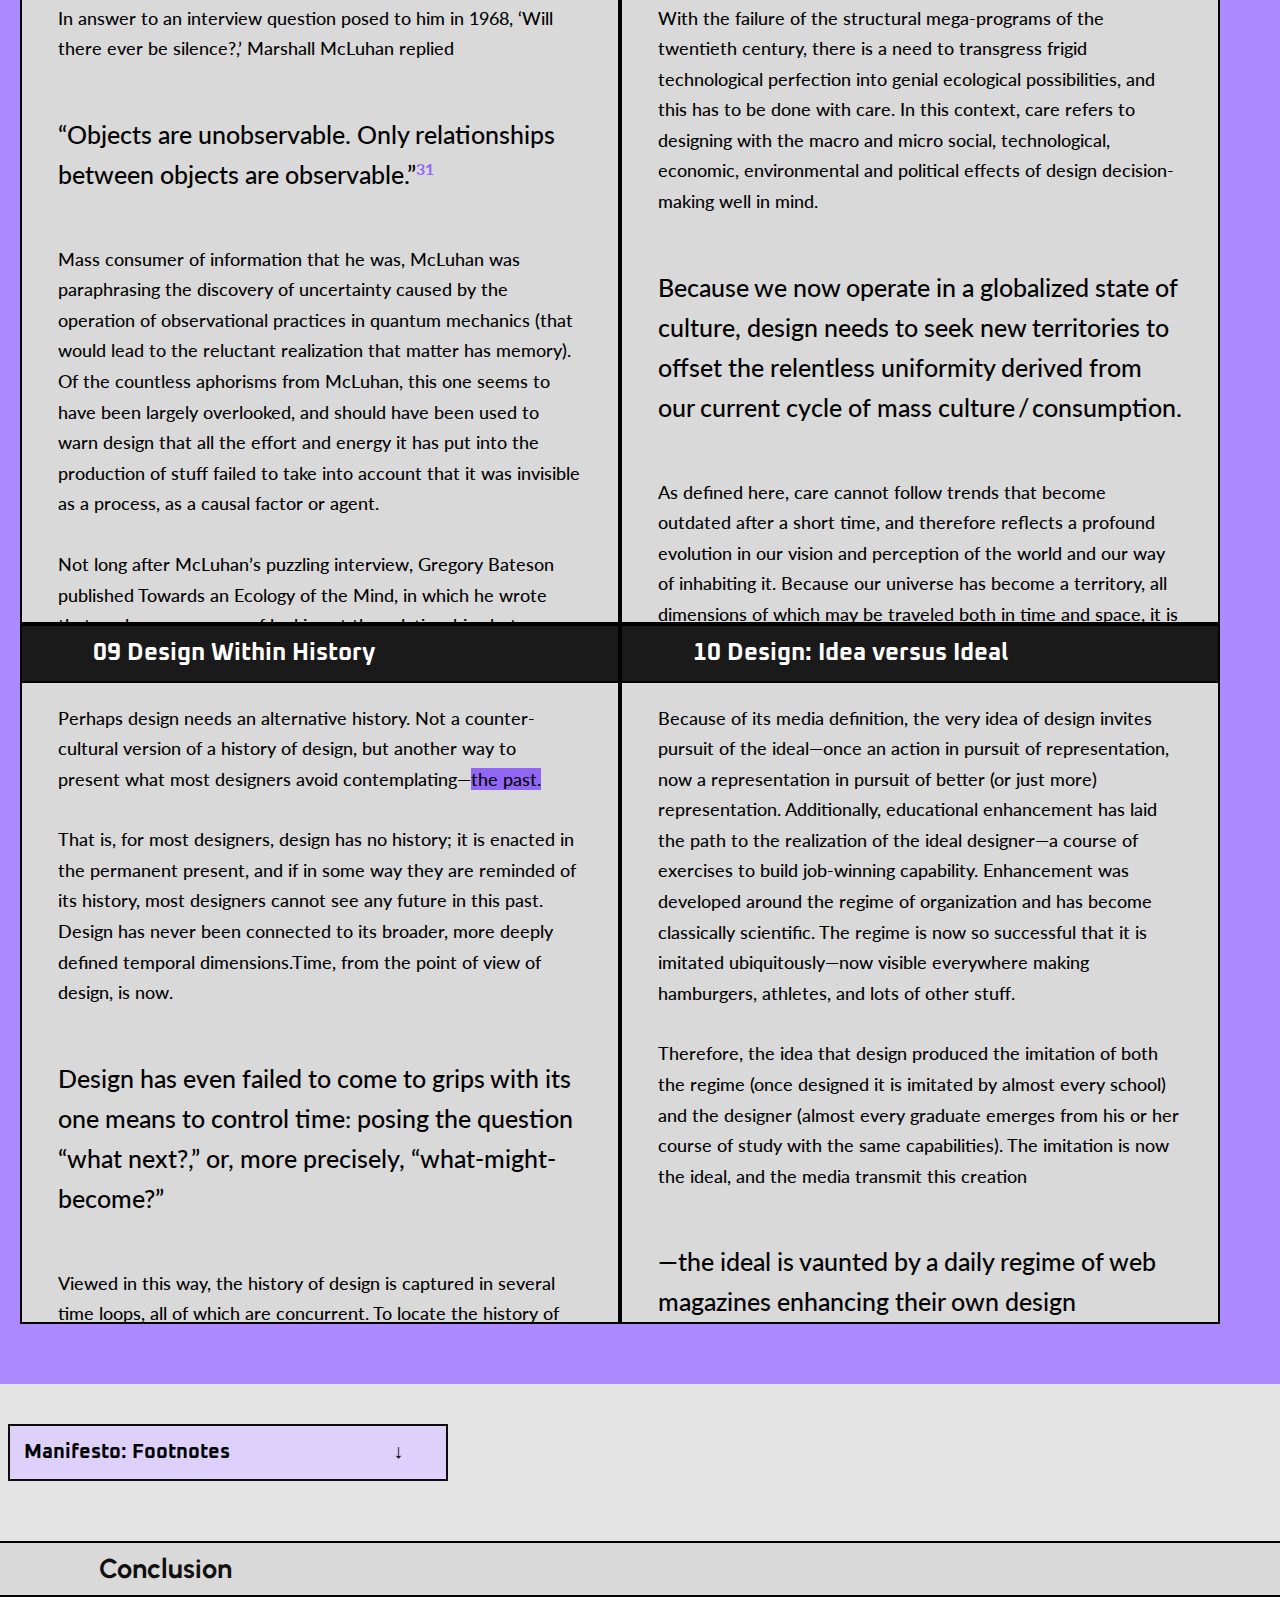
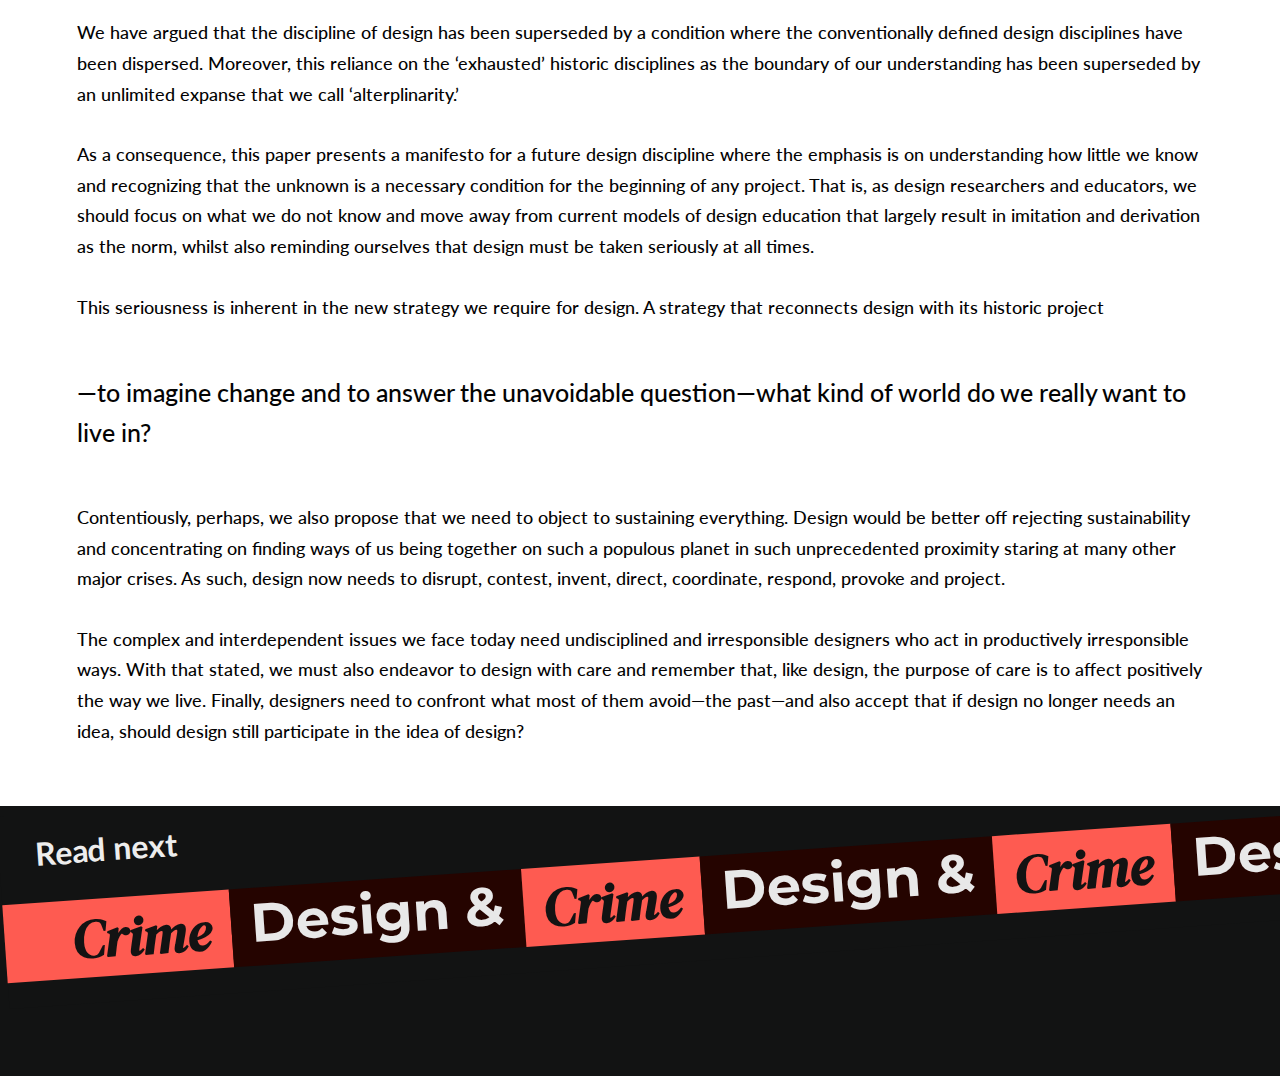
<file: article-discipline/index.html>
<!DOCTYPE html>
<html lang="en">
<html>
	<head>
		<title>Binding</title>
	<!--Below is a meta element that tells the browser to render it at its actual size-->
	<meta name="viewport" content="width=device-width, initial-scale=1">
	<!-- Below is a reset, it clears off browser's default style -->
	<link href="../reset.css" rel="stylesheet">
	<!-- Below is a link to my CSS file -->
	<link href="../common.css" rel="stylesheet"> 
	<link href="style.css" rel="stylesheet">
	</head>
	<body>

		<div class="maindivhead">
			<div class="headcontainer">
			<header>
				<div class="headertext">
					<div class="crimetext">
				<div class="crime">
					<h1 class="crimeanimatedtextred">&nbsp;&nbsp;&nbsp;The Concept Of The Design Discipline</h1>
					<h1 class="crimeanimatedtext">The Concept Of The Design Discipline</h1>
					<h1 class="crimeanimatedtextred">The Concept Of The Design Discipline</h1>
					<h1 class="crimeanimatedtext">The Concept Of The Design Discipline</h1>
					<h1 class="crimeanimatedtextred">The Concept Of The Design Discipline</h1>
					<h1 class="crimeanimatedtext">The Concept Of The Design Discipline</h1>
					<h1 class="crimeanimatedtextred">The Concept Of The Design Discipline</h1>
					<h1 class="crimeanimatedtext">The Concept Of The Design Discipline</h1>
					<h1 class="crimeanimatedtextred">The Concept Of The Design Discipline</h1>
					<h1 class="crimeanimatedtext">The Concept Of The Design Discipline</h1>
					<h1 class="crimeanimatedtextred">The Concept Of The Design Discipline</h1>
					<h1 class="crimeanimatedtext">The Concept Of The Design Discipline</h1>
					<h1 class="crimeanimatedtextred">The Concept Of The Design Discipline</h1>
					<h1 class="crimeanimatedtext">The Concept Of The Design Discipline</h1>
					<h1 class="crimeanimatedtextred">The Concept Of The Design Discipline</h1>
					<h1 class="crimeanimatedtext">The Concept Of The Design Discipline</h1>
					<h1 class="crimeanimatedtextred">The Concept Of The Design Discipline</h1>
					<h1 class="crimeanimatedtext">The Concept Of The Design Discipline</h1>
				</div>
				</div>
				<div class="factorytext">
				<div class="factory">
					<h1 class="factoryanimatedtextyellow">&nbsp;&nbsp;&nbsp;&nbsp;&nbsp;&nbsp;&nbsp;&nbsp;&nbsp;Discipline</h1>
					<h1 class="factoryanimatedtext">Design</h1>
					<h1 class="factoryanimatedtextyellow">Discipline</h1>
					<h1 class="factoryanimatedtext">Design</h1>
					<h1 class="factoryanimatedtextyellow">Discipline</h1>
					<h1 class="factoryanimatedtext">Design</h1>
					<h1 class="factoryanimatedtextyellow">Discipline</h1>
					<h1 class="factoryanimatedtext">Design</h1>
					<h1 class="factoryanimatedtextyellow">Discipline</h1>
					<h1 class="factoryanimatedtext">Design</h1>
					<h1 class="factoryanimatedtextyellow">Discipline</h1>
					<h1 class="factoryanimatedtext">Design</h1>
					<h1 class="factoryanimatedtextyellow">Discipline</h1>
					<h1 class="factoryanimatedtext">Design</h1>
					<h1 class="factoryanimatedtextyellow">Discipline</h1>
					<h1 class="factoryanimatedtext">Design</h1>
					<h1 class="factoryanimatedtextyellow">Discipline</h1>
					<h1 class="factoryanimatedtext">Design</h1>
				</div>
				</div>
				<div class="disciplinetext">
				<div class="discipline">
					<h1 class="crimeanimatedtextred">&nbsp;&nbsp;&nbsp;The Concept Of The Design Discipline</h1>
					<h1 class="crimeanimatedtext">The Concept Of The Design Discipline</h1>
					<h1 class="crimeanimatedtextred">The Concept Of The Design Discipline</h1>
					<h1 class="crimeanimatedtext">The Concept Of The Design Discipline</h1>
					<h1 class="crimeanimatedtextred">The Concept Of The Design Discipline</h1>
					<h1 class="crimeanimatedtext">The Concept Of The Design Discipline</h1>
					<h1 class="crimeanimatedtextred">The Concept Of The Design Discipline</h1>
					<h1 class="crimeanimatedtext">The Concept Of The Design Discipline</h1>
					<h1 class="crimeanimatedtextred">The Concept Of The Design Discipline</h1>
					<h1 class="crimeanimatedtext">The Concept Of The Design Discipline</h1>
					<h1 class="crimeanimatedtextred">The Concept Of The Design Discipline</h1>
					<h1 class="crimeanimatedtext">The Concept Of The Design Discipline</h1>
					<h1 class="crimeanimatedtextred">The Concept Of The Design Discipline</h1>
					<h1 class="crimeanimatedtext">The Concept Of The Design Discipline</h1>
					<h1 class="crimeanimatedtextred">The Concept Of The Design Discipline</h1>
					<h1 class="crimeanimatedtext">The Concept Of The Design Discipline</h1>
					<h1 class="crimeanimatedtextred">The Concept Of The Design Discipline</h1>
					<h1 class="crimeanimatedtext">The Concept Of The Design Discipline</h1>
				</div>
				</div>
				</div>
			</header>
		</div>
	<div class="authordiv">
		<h3 id="volume">Paul A. Rodgers,<br>Craig Bremner</h3>
		<h3 id="author1">Volume I, Issue 1, 2017</h3>
		</div>
	</div>
		<div class="navbardiv">
			<div id="navbar">
				<a href="https://bulganbee.github.io/binding/" class="mainlink">Home</a>
				<a href="https://bulganbee.github.io/binding/article-crime/index.html" class="mainlink">Crime</a>
				<a href="https://bulganbee.github.io/binding/article-factory/index.html" class="mainlink">Factory</a>
				<a href="https://bulganbee.github.io/binding/article-discipline/index.html" class="mainlink"><mark>Discipline</mark></a>
				<a href="#top" class="mainlink">&#8593;</a>
			  </div>
			</div>
	<!-- Article for The Concept Of The Design Discipline -->
	 <article>
	<div class="stickytitle"><h3>Abstract</h3></div>
	<section>
		<div class="paragraph-withfootnotes">
		  <!-- Left Content -->
		  <div class="paragraphs">
			<p>In their previous work, the authors have demonstrated that the discipline of design has been superseded by a condition where conventionally set design disciplines have dissolved.<sup>1 2 3</sup> In this age where design is typified by fluid, evolving patterns of practice that regularly traverse, transcend and transfigure historical disciplinary and conceptual boundaries, the authors have argued that globalization and the proliferation of the digital has resulted in connections that are no longer ‘amid,’ cannot be measured ‘across,’ nor encompass a ‘whole’ system. In short, this ‘disciplinary turn’ has generated an ‘other’ dimension—an alternative disciplinarity.<sup>4</sup></p>
			<p>Moreover, this reliance on the ‘exhausted’ historic disciplines has become obsolete as the boundaries of our understanding have been superseded by a boundless space / time that we call ‘alter-plinarity.’<sup>5</sup></p>
			<p class="bigtext1">The fragmentation of distinct disciplines has shifted creative practice from being <mark>‘discipline-based’ to ‘issue- or project-based</mark>.’<sup>6</sup></p>
			<p>Consequently, this paper presents a manifesto for the future design discipline that emphasizes disposing carefully of what you know, teaching what you do not know whilst always taking design seriously, protecting us from what we want, objecting to sustaining everything, designing without reproach, ensuring that objects are invisible but designed with care and within history whilst exploring design as an idea rather than an ideal.</p>
		  </div>
		<div class="citationandmore">
			<div class="citationdiv">
				<details class="citation-div">
				  <summary>
					<div id="footnotediv">
					  <a>Abstract: Footnotes</a>
					  <a id="arrow-foot">&#8595;</a>
					</div>
				  </summary>
				  <ul class="citation-list">
					<li class="footnote-item">
					  <p class="footnote"><sup>1</sup> Rodgers, P.A. & Bremner, C. “Alterplinarity—‘Alternative Disciplinarity,’ in Future Art and Design Research Pursuits.” <i>Studies in Material Thinking</i>, 6 (2011).</p>
					</li>
					<li class="footnote-item">
						<p class="footnote"><sup>2</sup> Rodgers, P.A. & Bremner, C. “Exhausting Discipline: Undisciplined and Irresponsible Design.” <i>Architecture and Culture</i>, 1.1 (2013): pgs. 138-158.</p>
					  </li>
					  <li class="footnote-item">
						<p class="footnote"><sup>3</sup> Ibid.</p>
					  </li>
					  <li class="footnote-item">
						<p class="footnote"><sup>4</sup> Rodgers, P.A. & Bremner, C. “Alterplinarity—‘Alternative Disciplinarity,’ in Future Art and Design Research Pursuits.” <i>Studies in Material Thinking</i>, 6 (2011).</p>
					  </li>
					  <li class="footnote-item">
						<p class="footnote"><sup>5</sup> Rodgers, P.A. & Bremner, C. “Exhausting Discipline: Undisciplined and Irresponsible Design.” <i>Architecture and Culture</i>, 1.1 (2013): pgs. 138-158.</p>
					  </li>
					  <li class="footnote-item">
						<p class="footnote"><sup>6</sup> Heppell, S. “<i>RSA Lectures: Stephen Heppell: Learning 2016,”RSA Lectures</i>, 30 June, 2006. Online. Available at: http://www.teachers.tv/video/4957 (Accessed December 22, 2010).</p>
					  </li>
					</details>
				</div>
			<div class="notediv"><p class="noteparagraph">The edges between product design and service design, for example, continue to be increasingly fuzzy</p></div>
		</div>
	</div>
		  </div>
		</section>
			<section>
				<div class="stickytitle"><h3>Introduction</h3></div>
				<div class="paragraph-withfootnotes">
					<!-- Left Content -->
					<div class="paragraphs">
			<p class="topspace">Since the 1950s, the adoption and application of the word design has been expanding continuously both in type and remit, and now extends from the design of objects and spaces that we use daily to cities, landscapes, nations, cultures, bodies, genes, political systems, and the way we produce food, to the way we travel, build cars and clone sheep.<sup>7</sup> The reach of design has expanded way beyond Ernesto Rogers’ description from “... from the Spoon to the City” (“... dalla cucchiaio alla citta”)<sup>8</sup> to the way we formulate business and, more recently, think.<sup>9</sup></p>
			<p>With accelerated design activity anticipated well into the 21st century, it is clear that an increasing number of researchers and practitioners across a diverse range of creative and other disciplines routinely regard their methods as rooted in design practice or are using methods, techniques and approaches that could be considered “designerly.”<sup>10</sup> It is equally clear that design is expanding its disciplinary, conceptual, theoretical, and methodological frameworks to encompass ever-wider disciplines, activities and practice.</p>
			<p class="bigtext1">As a result, <mark>design is either copious and being smeared as a viscous layer over the problems of the world</mark>, or what we call design is being stretched into an impermeable film expanding to keep in capital and consumption.</p>
			<p class="important">The boundaries of what were once recognized as discrete design disciplines such as product, graphic, textile, and fashion design have been and continue to dissolve.<sup>11</sup></p>
			<p>Key amongst these changes is the realization that an indeterminacy of professional boundaries now exists, and fluid patterns of employment within and between traditional design disciplines is commonplace. Moreover, many modern day design pursuits have a core of designerly activity backed by other subject specialist areas such as fine art, engineering, anthropology, computer science and business. The edges between product design and service design, for example, continue to be increasingly fuzzy. Mobile phone companies now offer more than a mere physical artefact (i.e. a phone), rather, they now regularly offer users the opportunities to subscribe to their services comprised of music and video downloads, among many others.</p>
			<p>Similarly, the work of design companies and designers such as Hella Jongerius,<sup>12</sup> Ronan and Erwan Bouroullec,<sup>13</sup> Marti Guixe<sup>14</sup> and IDEO<sup>15</sup> now all regularly transcend historical disciplinary frameworks such as interior design, fine art, product design, and graphic design.</p>
			<p>Thus, design today is characterized by fluid, evolving patterns of practice that regularly traverse, transcend and transfigure disciplinary and conceptual boundaries. This mutability means that design research, education, and practice is continually evolving. Tony Dunne, Professor of Interaction Design at the Royal College of Art, London, states:</p>
			<p class="bigtext1">“New hybrids of design are emerging. People don’t fit in neat categories; they’re a mixture of artists, engineers, designers, thinkers.”<sup>16</sup></p>
			<p>This paper posits that the terrain of design practice, education, and research, and its subsequent points of inquiry, are continuing to shift and extend well beyond the boundaries of the (single) discipline. That is, the discipline that was once recognized and acknowledged as design, which was born of the split of idea from manufacture, now has little to do with manufacture and a single idea.</p>
			<p>Now the idea of design includes multiple disciplinary perspectives (i.e. multidisciplinarity) to cross-disciplinary pursuits, to the get-together of interdisciplinarity to the bricolage of transdisciplinarity and now beyond—to alter-disciplinarity, where globalization and the explosion of digital possibilities has resulted in connections that are no longer ‘in the middle of ...,’ cannot be measured ‘across,’ nor encompass an ‘entire system.’ As such, the digital has generated an ‘other’ dimension, so we might now need to consider ‘alter-disciplinarity’ or ‘undisciplinarity’ as the most effective approach in the research required for a future of design.</p>
			</div>
			 <!-- Right Content -->
			 <div class="citationandmore">
			 <div class="citationdiv">
				<details class="citation-div">
				  <summary>
					<div id="footnotediv">
					  <a>Introduction: Footnotes</a>
					  <a id="arrow-foot">&#8595;</a>
					</div>
				  </summary>
				  <ul class="citation-list">
					<li class="footnote-item">
						<p class="footnote"><sup>7</sup> Latour, B. “A Cautious Prometheus? A Few Steps Toward a Philosophy of Design (With Special Attention to Peter Sloterdijk).” In <i>Proceedings of the 2008 Annual International Conference of the Design History Society</i>, edited by F. Hackne, J. Glynne & V. Minto, pgs. 2-10, 2008.</p>
					</li>
					<li class="footnote-item">
						<p class="footnote"><sup>8</sup> Sudjic, D. <i>The Language of Things: Understanding the World of Desirable Objects</i>. New York, NY, USA: W.W. Norton, 2009.</p>
					</li>
					<li class="footnote-item">
						<p class="footnote"><sup>9</sup> Kimbell, L. “Rethinking Design Thinking: Part I.” <i>Design and Culture</i>, 3.3 (2011): pgs. 285-306.</p>
					</li>
					<li class="footnote-item">
						<p class="footnote"><sup>10</sup> Cross, N. <i>Designerly Ways of Knowing</i>. London, UK: Springer, 2006.</p>
					</li>
					<li class="footnote-item">
						<p class="footnote"><sup>11</sup> Rodgers, P.A. “Design Now.” In <i>Perimeters, Boundaries and Borders,</i> edited by J. Marshall, pgs. 8-11.</p>
					</li>
					<li class="footnote-item">
						<p class="footnote"><sup>12</sup> Schouwenberg, L. and Jongerius, H. <i>Hella Jongerius</i>. London, UK: Phaidon Press Ltd., 2003.</p>
					</li>
					<li class="footnote-item">
						<p class="footnote"><sup>12</sup> Schouwenberg, L. and Jongerius, H. <i>Hella Jongerius</i>. London, UK: Phaidon Press Ltd., 2003.</p>
					</li>
					<li class="footnote-item">
						<p class="footnote"><sup>12</sup> Schouwenberg, L. and Jongerius, H. <i>Hella Jongerius</i>. London, UK: Phaidon Press Ltd., 2003.</p>
					</li>
					<li class="footnote-item">
						<p class="footnote"><sup>13</sup> Bouroullec, R. & Bouroullec, E. <i>Ronan and Erwan Bouroullec</i>. London, UK: Phaidon Press Ltd., 2003.</p>
					</li>
					<li class="footnote-item">
						<p class="footnote"><sup>14</sup> van Hinte, E., ed. 1:1 <i>Marti Guixe</i>. Rotterdam, The Netherlands: 010 Publishers, 2002.</p>
					</li>
					<li class="footnote-item">
						<p class="footnote"><sup>15</sup> Myerson, J. <i>IDEO: Masters of Innovation.</i> London, UK: Laurence King Publishing, 2005.</p>
					</li><li class="footnote-item">
						<p class="footnote"><sup>16</sup> West, D. “A New Generation.” <i>ICON</i>, 43 (2007): pgs. 56-64.</p>
					</li>
				</details>
			</div>
			<div class="notediv"><p class="noteparagraph" id="noteparapurple">Key amongst these changes is the realization that an indeterminacy of professional boundaries now exists, and fluid patterns of employment within and between traditional design disciplines is commonplace.</p></div>
			</div>
		</div>
		</section>
	<section class="normal">
	<div class="stickytitle"><h3>An Alternative Disciplinary (‘Alterplinary’) Future Manifesto</span></h3></div>
	<div class="paragraphs">
	<p>As a way forward for the discipline of design, the authors propose an ‘alterplinary’manifesto (a portmanteau of ‘alternative’ and ‘disciplinary’). Alterplinarity is the condition contemporary design finds itself in.<sup>17</sup> The fluid, evolving muddle of practice that regularly cross, exceed and alter historical disciplinary and conceptual boundaries has resulted in research, education, and practice that is constantly shifting, creating, contesting and negotiating new terrains of opportunities and re-shaping the boundaries of design.</p>
			<p class="bigtext1">This “other” dimension<sup>18</sup> or, as we propose, an “alternative disciplinarity”—an “alterplinarity” that does not rely on historic disciplines of design as the boundaries of our understanding has been superseded.</p>
			<p>The digital has modified the models of design thought and action, and, as a result, research and practice should transform from a convention domesticated by the academy to a reaction to globalization that is yet to be disciplined.</p>
</div>
			<details class="citation-div"> <summary><div id="footnotediv"><a>Alternative: Footnotes</a><a id="arrow-foot">&#8595;</a></div></summary>
				<ul class="citation-list">  
					<li class="footnotes-list">
					<li class="footnote-item">
						<p class="footnote"><sup>17</sup> Rodgers, P.A. & Bremner, C. “Alterplinarity—‘Alternative Disciplinarity,’ in Future Art and Design Research Pursuits.” <i>Studies in Material Thinking,</i> 6 (2011).</p>
					</li>
					<li class="footnote-item">
						<p class="footnote"><sup>18</sup> Bourriaud, N. <i>Altermodern</i>. London, UK: Tate Publishing, 2009.</p>
					</li>
				</details>
	<div class="stickytitledark"><h3>This Is The ‘Alterplinary’ Manifesto:</h3></div>
	<section class="manifestoall">
	<div class="manifestogroup">
		<div class="titleandparas">
	<div class="stickytitle3"><h4>01 Dispose Carefully of What You Know</h4></div>
	<!-- <section class="frontsection"> -->
		<p class="firstparagraph">All design thought and action should emanate from a point of not knowing. Socrates, the Greek philosopher, is attributed to have said that:</p>
		<p class="bigtext1">“The only true wisdom is in knowing you know nothing.”</p>
		<p>This resonates well with Kenya Hara’s notion of “Exformation”, where he makes clear that Exformation doesn’t mean making known, but understanding how little we know.<sup>19</sup> If we can recognize that we know so little, a method for finding out how little we know will become clear to us as well. Kenya Hara believes that comprehension and recognition of the unknown is a necessary for the beginning of any design project. Exformation should be considered the direct opposite to the familiar, meaning exploration of the unknown. Hara emphasizes how our lives are full of wonders and the unknown, and how, as a race, we need to constantly wake up and consider new perspectives.</p>
		<p>He believes that “known” and “understood” are both horrible concepts, which usually means that your works (designs) have nothing new to offer the world. Alternatively, to succeed, Kenya Hara suggests, one has to look for the unknown consciously. The concept of “not knowing” is increasingly being acknowledged as a critical skill to tackle the complex problems we face in contemporary societies.</p>
		<p>That is, we should not fear heading uncomfortably toward the unknown. Rather, by developing a relationship with “not knowing,” we may discover new ways of designing, living, working and thriving in our modern world. Not knowing can be an exciting proposition where we are no longer limited by what we already know, which allows for richer possibilities and more varied wisdom to prosper.<sup>20</sup></p>
	</div>
	<div class="titleandparas">
	<div class="stickytitle4"><h4>02 Teach What You Don’t Know</h4></div>
	<section class="frontsection2">
		<p>When confronted with the problem of teaching a language he did not speak, the eighteenth century educationalist Joseph Jacotot discovered it was possible to teach what you don’t know. In Jacque Ranciere’s reprise of Jacotot’s relevance in his book, The Ignorant Schoolmaster, he reminds us that everyone is taught to forget that we all possess the ability to learn.<sup>21</sup> For almost a century design has been taught from the perspective of the Bauhaus, which relied on pedagogy that forgot the machine had already made the idea into an image of itself, setting design education on a path resulting in imitation and derivation (rather than invention or innovation), which remain the prevalent models today.</p>
		<p>Design has evolved to require a completely different logic from that which is informing its current learning models, where so many degree programs are guided by professionally licensed trajectories that are more germane to history than the possible future scenarios we now need to envisage to live in a rapidly changing world. Similar to Jacotot’s experiences, Therese Huston’s book, “Teaching What You Don’t Know,” provides clear evidence that teaching outside of one’s area of competence is typically the norm in the U.S. academy.<sup>22</sup></p>
		<p>Rather than viewing this as a weakness, however, Huston suggests that teaching what you don’t know may have certain advantages. Huston argues that</p>
		<p class="bigtext1">novice tutors tend to show more empathy and have more realistic estimations of the time it takes new learners to complete tasks.</p>
		<p>Expert tutors, on the other hand, often expect more than new learners can handle. It is also suggested that novice tutors can better envision the steps that a beginner will take, what kinds of mistakes he or she will make, and which steps he or she may have to repeat.</p>
		<p>Furthermore, novice tutors are more likely than expert tutors to relate difficult concepts to everyday life, and to make use of common knowledge to facilitate this (i.e., to relate these concepts to things that the learner likely already knows). Given the perilous state design currently finds itself in, teaching what we don’t know may herald a refreshing alternative to design’s historical preoccupation with the modern project.</p>
	</section>
</div>
</div>
 <div class="manifestogroup">
	<div class="titleandparas">
	<div class="stickytitle4"><h4>03 Take Design Seriously</h4></div>
		<section class="frontsection2">
		<p>One could be forgiven for forgetting this, however. We are told by Donald A. Norman (and others) in the Epilogue to his book Emotional Design: Why We Love (or Hate) Everyday Things that we are all designers, yet arguably one of the greatest designers of all time, Dieter Rams, has stated that he is “... troubled by the devaluing of the word design” and that he finds himself</p>
		<p class="bigtext1">“... now being somewhat embarrassed to be called a designer.”<sup>23</sup></p>
		<p>To combat the devalued meaning, Dieter Rams suggests treating the discipline of design seriously, understanding that design</p>
		<p class="bigtext1">“... is not simply an adjective to place in front of a product’s name to somehow artificially enhance its value.”</p>
		<p>As a signatory to the “The Munich Design Charter,” published in Design Issues in 1991, Rams knows design’s responsibilities in all parts of contemporary life all too well. Rams knows that design must concern itself with “... economy as well as ecology, with traffic and communication, with products and services, with technology and innovation, with culture and civilization, with sociological, psychological, medical, physical, environmental, and political issues, and with all forms of social organization.”</p>
		<p>It is unfortunate and depressing that, now, 25 years later, Rams needs to remind us again</p>
		<p class="bigtext1">“... that design is a serious profession, and for our future welfare we need to take the profession of design seriously ... .”<sup>24</sup></p>
		<p>Recently, however, there is some evidence to suggest that design is being taken more seriously by both those who practice and teach it and by at least some portions of the societies that it affects and, in turn, affect it. In the UK, for example, the British government now appears to understand that design can make a significant difference in major infrastructure projects. Sadie Morgan, co-founder of the London architecture firm dRMM, effectively became one of the most powerful figures in British architecture recently when she was named as the only creative on the British government’s National Infrastructure Commission. (This group will advise the UK government on how to distribute £100 billion of investment over the next five years.)</p>
		<p>She holds this post in addition to her appointment as Chair of the design panel for HS2, a high-speed rail link that is currently the UK’s biggest infrastructure project. Morgan believes these appointments signify a clear message that they—those that constitute the government of the UK—are starting to take design seriously, and that Britain’s government is beginning to recognize that design can actually make a crucial difference in the positive evolution of the UK.<sup>25</sup></p> </section>
	</div>
		<div class="titleandparas">
		<div class="stickytitle5"><h4>04 Protect Us From What We Want</h4></div>
	<section class="frontsection3">
		<p class="topspace">A new strategy for design is required that reconnects design with its historic project—to imagine change. Design must re-engage with the eternal scenario conjured by the unavoidable question</p>
		<p class="bigtext1">what kind of world do we want?</p>
		<p>A question also known historically as the basis of the modern project—a project whose result we have always known, but whose every thought and action still requires the application of infinite care and the assumption of great responsibility. The result is, of course, the creation of the totally artificial world, and it is from this prospect that design needs to protect itself in light of its contract with capital that is fueling the manufacture of a world no one wants (unless, of course, you want everything at the expense of everything).</p>
		<p>So what do we, as design researchers, educators, and practitioners want? Recent catastrophic events and unanticipated consequences of our current modes of living, such as the global financial meltdown of 2008-09, have left many around the world feeling very anxious about the future. This has led to a general lack of confidence in our collective ability to act for the collective good. This collective anxiety is rooted in the idea that we seem not to have developed a coherent vision of a desirable future and, worse still, doubt our ability to bring it about.</p>
		<p>Perhaps we need to look back to a time period over 40 years ago when Bruce Archer (eminent Professor of Design at the Royal College of Art, London) informed a UK government sponsored conference about design education that it was his “... sincere conviction that a massive broadening and deepening of design education is overwhelmingly the most urgent need for the survival, as well as the happiness, of mankind.”<sup>26</sup></p>
		<p>Archer made these claims in 1973 against a background of globally widespread economic difficulties, environmental crises, and social uncertainties not too dissimilar from today’s situation. Archer spoke of the four great crises facing mankind, which are just as recognizable today as they were in 1973: (i) the crisis of overpopulation, (ii) the crisis of pollution, (iii) the crisis of depletion of natural resources, and (iv) the crisis of control.</p>
		<p>Today, the disappointment and alienation that many people experience in contemporary society revolves around their insecurities about the future. Clearly, it is time for design to deliver coherent visions of desirable futures that address our dissatisfaction, our unhappiness, and our isolation, and bring those visions about.</p>
	</section>
</div>
</div>
<div class="manifestogroup">
	<div class="titleandparas">
	<div class="stickytitle6"><h4>05 Object to Sustaining Everything</h4></div>
	<section class="frontsection4">
		<p class="topspace">Rather than trying to channel all design thought and action through the unsustainable framework of sustainability, it is clear that we have yet to design any viable response to the shift from rural to urban living occurring around the world. On a day in 2007, it is generally accepted that the population of our planet shifted from predominantly rural to predominantly urban living, and that by mid-century, 75 % of the world’s population will live in cities. 60 % of humanity will live in urban slums by this time.</p>
		<p>Well before the UN produced this prediction, and around the time of the discovery of limits to growth articulated in the 1972 book The Limits to Growth by the Club of Rome,<sup>27</sup> the fields of design had begun to rally around the notion of the need for more effective stewardship of the planet. That is, there was concerted advocacy for the infinite possibilities of design to be balanced by the infinite responsibilities of designing.</p>
		<p>It is very clear that design latched on to the infinite possibilities portion of this principle, but shrugged off the responsibilities. That ill-considered course of action cleared the path for championing sustainability, so very quickly, rather than stewardship by those who were seeking to change the world. Sustainability was dumped on everyone, and, for much longer than the designers of this ruse imagined, the whole world was made responsible for sustaining unsustainable ways of procuring, living, making and distributing. Having finally seen through this subterfuge, those in the know—some of whom are designers and design educators</p>
		<p class="bigtext1">—are now regrouping their collective efforts under the banner of the word <mark>resilience</mark>.</p>
		<p>As a reaction to a wide variety of planetary crises, resilience is more riddle than reprieve. It is a riddle because it is hard to imagine an elastic planet bouncing back from its current evolutionary path being forced onto a new one by the steady advance of the Anthropocene.<sup>28</sup> This is our planet’s current geologic era that is marked in the geologic record by the recent discovery of plastiglomerate, or plastic rock.<sup>29</sup></p>
		<p>Sadly, the staunchest adherents to the project of sustainability appear to reside in design schools, whose curricula have been appropriately recycled into socially and politically palatable constructs and have now all been rendered in shades of worthy grey. Design should reject sustainability and instead concentrate on what we might need to do to recover from being together on such a populous planet in such unprecedented proximity staring at a growing number of quickly evolving anthropocentric crises.</p>
	</section>
</div>
<div class="titleandparas">
		<div class="stickytitle6"><h4>06 Design Without Reproach</h4></div>
		<p class="topspace">Design’s raison d’etre is to disrupt, contest, invent, direct, coordinate, respond, provoke and project. As such, contemporary design projects require undisciplined and irresponsible designers who are capable of purposely blurring social, economic and political distinctions, and who are able to shift methods from being ‘discipline-based’ to ‘issue- or project-based.’</p>
		<p>These designers will be most effectively placed to make connections that generate new methods, and to identify ‘other’ dimensions of design research, activity and thought that are needed for the complex, interdependent societal issues we now face.</p>
		<p>Tony Fry, in his critical analysis of contemporary design education, proposes significant redirection in the education of designers. Fry claims that </p>
		<p class="bigtext1">one of the key problems of conventional forms of design education is that it is bound up in its professional practices, processes, and political ideology.</p>
		<p>This has led to a rupture, Fry proposes, that is now evident in many forms of design education, research, and practice globally, between what designers have long been educated to design and what now needs to be designed instead to create the kind of world that will sustain our life on this planet into the future.<sup>30</sup></p>
	</div>
</div>
<div class="manifestogroup">
	<div class="titleandparas">
	<div class="stickytitle6"><h4>07 Objects are Invisible</h4></div>
			<section class="frontsection2">
		<p>In answer to an interview question posed to him in 1968, ‘Will there ever be silence?,’ Marshall McLuhan replied </p>
		<p class="bigtext1"> “Objects are unobservable. Only relationships between objects are observable.”<sup>31</sup> </p>
		<p>Mass consumer of information that he was, McLuhan was paraphrasing the discovery of uncertainty caused by the operation of observational practices in quantum mechanics (that would lead to the reluctant realization that matter has memory). Of the countless aphorisms from McLuhan, this one seems to have been largely overlooked, and should have been used to warn design that all the effort and energy it has put into the production of stuff failed to take into account that it was invisible as a process, as a causal factor or agent.</p>
		<p>Not long after McLuhan’s puzzling interview, Gregory Bateson published Towards an Ecology of the Mind, in which he wrote that ecology was a way of looking at the relationships between the “messages and pathways outside the body.”<sup>32</sup> The discovery by design much later of the user and their relational experience to that which has been designed probably should be heralded here, but it coincided with the substitution of objects by services, and the mistaken notion that with each design iteration, the world will be designed to be used in better and better ways.</p>
		<p class="bigtext1">However, placing the user at the center of the design process tends to characterize him or her as one of the “problems” that design must “solve.”</p>
		<p>Despite the lack of any evidence that the world is getting better, design still considers that it can formulate and operate its processes to manipulate the user into the ideal circumstances for using, which shares some of the lingering characteristics of marketing, wherein the primary goal is to manipulate a given consumer into consuming. In this sense, usability is essential to generate both profit and pleasure, and, in this vein, the service industry has been trying to maximize pleasure to increase its profits.</p>
		<p>As a willing proxy, design was conscripted to condition consumers to use services,</p>
		<p class="bigtext1">but now it is time for design to service the deteriorating conditions on the one planet we share.</p>
		<p>However, as a framework for design thought and action, and as a notion lending legitimacy to design outcomes, usability runs into another major problem: it doesn’t account for fashion. The world of fashion is certainly the most volatile battleground for the contest between the different projects of the user and designer. The phenomenon of fashion points to new possibilities for the notion of usability, wherein people might now have to craft their own personalized and customized world.<sup>33</sup></p>
	</section>
</div>
<div class="titleandparas">
	<div class="stickytitle6"><h4>08 Design with Care</h4></div>
	<section class="frontsection2">
		<p>With the failure of the structural mega-programs of the twentieth century, there is a need to transgress frigid technological perfection into genial ecological possibilities, and this has to be done with care. In this context, care refers to designing with the macro and micro social, technological, economic, environmental and political effects of design decision-making well in mind.</p>
		<p class="bigtext1">Because we now operate in a globalized state of culture, design needs to seek new territories to offset the relentless uniformity derived from our current cycle of mass culture / consumption. </p>
		<p>As defined here, care cannot follow trends that become outdated after a short time, and therefore reflects a profound evolution in our vision and perception of the world and our way of inhabiting it. Because our universe has become a territory, all dimensions of which may be traveled both in time and space, it is only with care that design can make contributions towards the maintenance of a stable environment and sensible material situation worldwide. Further, design needs to take as much care as possible as it evolves its educational and professional practices because it can now only try to make sense from journeying through a chaotic and undisciplined ecology layered with non-essentials.</p>
		<p>It must be stressed that care is not a service product designed primarily to be served. Like design, the purpose of care is to affect the way we live. In our increasingly population-aging world, within which we are about to cross a demographic landmark of huge social and economic importance—the proportion of the global population aged 65 years and over is set to outnumber the population of children under five years of age for the first time</p>
		<p class="bigtext1">—how we design and care for unprecedented numbers of pensioners and retirees will bring with it huge challenges for policymakers, designers, healthcare providers, and families.<sup>34</sup></p>
		<p>There will be more than 1 billion people living in the world who will have effectively aged out of its workforce by 2040. With care, however, design can play a major role in transforming how health and social care looks and feels for many of these people. Working collaboratively, designers, together with clinical directors, health and social care experts, families, and others will co-develop high quality care that is focused around meeting the needs and desires of individuals and that puts them in control of their own care.</p>
		<p>As both the proportion of older people and the length of life increase throughout the world, arguably design’s greatest purpose will be to ensure we are cared for in ways that maintain longer periods of good health, along with a sustained sense of well-being, and extended periods of meaningful social engagement and productivity. Design’s major incentive in the decades ahead, then, is to develop and establish physical and social infrastructures that will foster better health and well-being in older age.</p>
	</section>
</div>
</div>
<div class="manifestogroup">
	<div class="titleandparas">
	<div class="stickytitle6"><h4>09 Design Within History</h4></div>
	<section class="frontsection2">
		<p>Perhaps design needs an alternative history. Not a counter-cultural version of a history of design, but another way to present what most designers avoid contemplating—<mark>the past.</mark></p>
		<p>That is, for most designers, design has no history; it is enacted in the permanent present, and if in some way they are reminded of its history, most designers cannot see any future in this past. Design has never been connected to its broader, more deeply defined temporal dimensions.Time, from the point of view of design, is now.</p>
		<p class="bigtext1">Design has even failed to come to grips with its one means to control time: posing the question “what next?,” or, more precisely, “what-might-become?”</p>
		<p>Viewed in this way, the history of design is captured in several time loops, all of which are concurrent. To locate the history of design in the simple present, it is necessary to look at the origins of design in the way it is understood /misunderstood as a product of the split of idea from manufacture.</p>
		<p>It is from this split that design willingly assumed the responsibility of communicating the idea to manufacture, but also failed to critically observe or attempt to deeply understand the workings of the machinery of manufacture, and in so doing turned the idea into an image of itself that had no need for design. In the commonplace history of design, the most familiar time period is the simple past, where design was given the project of producing competitive advantages in the market which, constrained by the machine, led to imitation (rather than ideas), fuelling the now globalized cycle of production and consumption.</p>
		<p>Underlying this cycle of produce / consume was an almost unshakable faith in material progress that resulted in Foucault’s maxim</p>
		<p class="bigtext1">“We know what we do but do not know what we do does.”<sup>35</sup></p>
		<p>This is further supported by the past perfect that describes the history of design framed by one investment. This investment is rooted in our faith in technological progress, the technological progress that made all our imaginings and the technological progress we imagine will fix all that fails to meet our needs or desires in the future. There is also the present perfect, where digital flows make it possible to reconnect ideas to manufacture and manufacturing processes, but that in fact turns everyone into a producer of nothing and a consumer of many things, services and experiences.</p>
		<p>Additionally, there is the simple future, where the digital production of nothing crafts new producers, and ideas are reduced to derivatives of what we already know and are comfortable with. The main issue in all of this is that imitation is built into the digital system of production on a number of levels. On one level, software imitates conceptual thought. On another level, and probably because of the former level, software enables the endless digital reproduction of the same ‘thing.’</p>
		<p>On yet another level, and because of our use of software to imitate conceptual thought and enable endless digital reproduction, the endless digital circulation of derivations is encouraged. In the future perfect, a future is still framed by one investment</p>
		<p class="bigtext1">—faith in technological progress, but, in this case, it is a digitally networked progress.</p>
		<p>In order to imagine a viable future, it has now become necessary to navigate the competing time frames of the digital cataloguing of the past and the digital reproduction of the future. Finally, there is the problem of the future in the past, or the history / theory of design (i.e. something we will look at sometime in the future), or the core problem of design’s carelessness with its history in leaving us with but one problem to solve—the contest between being and becoming.</p>
	</section>
</div>
<div class="titleandparas">
	<div class="stickytitle6"><h4>10 Design: Idea versus Ideal</h4></div>
	<section class="frontsection2">
		<p>Because of its media definition, the very idea of design invites pursuit of the ideal—once an action in pursuit of representation, now a representation in pursuit of better (or just more) representation. Additionally, educational enhancement has laid the path to the realization of the ideal designer—a course of exercises to build job-winning capability. Enhancement was developed around the regime of organization and has become classically scientific. The regime is now so successful that it is imitated ubiquitously—now visible everywhere making hamburgers, athletes, and lots of other stuff.</p>
		<p>Therefore, the idea that design produced the imitation of both the regime (once designed it is imitated by almost every school) and the designer (almost every graduate emerges from his or her course of study with the same capabilities). The imitation is now the ideal, and the media transmit this creation</p>
		<p class="bigtext1">—the ideal is vaunted by a daily regime of web magazines enhancing their own design capabilities.</p>
		<p>Therefore, design no longer needs an idea, giving rise to a question vexing all dimensions of design—if the ideal (a representation) no longer needs an idea (what needs to be done), can design (serial digital reproductivity) produce an idea of design? </p>
		<p>An answer requires knowing what to look for, and perhaps we shouldn’t look at the means of enhancement (talent identification and education), or enhancing the means (augmented digital representation), which both pursue the ideal. If we look from outside the regime, then the ideal designer is playing to a skeptical public (“Nothing seems to be getting better ...”) with little trust in the idea of design (especially since everyone knows what needs to be done).</p>
		<p>So without an idea of design, the ideal (an imitation of design) is now a fragile media invention with no moral reference. Further, now that the idea of the discipline of design doesn’t seem to exist, and its ideal exists on an other playing field defined by the media—an alternative playing field playing an alterplinary discipline.<sup>36</sup> The net result is the ideal has no feel for the idea, and the idea has no effect on the ideal. If we accept this scenario, we have to ask whether we still participate in the idea of design?</p>
	</div>
</div>
</section>

		<details class="citation-div"> <summary><div id="footnotediv"><a>Manifesto: Footnotes</a><a id="arrow-foot">&#8595;</a></div></summary>
			<ul class="citation-list">  
				<li class="footnotes-list">
				<li class="footnote-item">
					<p class="footnote"><sup>19</sup> Hara, K. <i>Designing Design</i>. Zurich, Switzerland: Lars Muller Verlag, 2007.</p>
				</li>
				<li class="footnote-item">
					<p class="footnote"><sup>20</sup> D’Souza, S. & Renner, D. <i>Not Knowing</i>. London, UK: Lid Publishing, 2014.</p>
				</li>
				<li class="footnote-item">
					<p class="footnote"><sup>21</sup> Ranciere, J. <i>The Ignorant Schoolmaster: Five Lessons in Intellectual Emancipation</i>. California, CA, USA: Stanford University Press, 1991.</p>
				</li>
				<li class="footnote-item">
					<p class="footnote"><sup>22</sup> Huston, T. <i>Teaching What You Don’t Know</i>. Harvard, MA, USA: Harvard University Press, 2012.</p>
				</li>
				<li class="footnote-item">
					<p class="footnote"><sup>23</sup> Warman, M. “Dieter Rams: Apple has Achieved Something I Never Did,” <i>The Telegraph</i>, 7 June, 2011. Online.</p>
				</li>
				<li class="footnote-item">
					<p class="footnote"><sup>24</sup> Rams, D. et al. “The Munich Design Charter.” <i>Design Issues</i>, 8.1 (1991): pgs. 74-77.</p>
				</li>
				<li class="footnote-item">
					<p class="footnote"><sup>25</sup> Winston, A. “UK Government is Starting to take Design Seriously.” <i>Dezeen</i> (blog). 19 November, 2015.</p>
				</li>
				<li class="footnote-item">
					<p class="footnote"><sup>26</sup> Archer, B., Baynes, K. & Roberts, P. <i>A Framework for Design and Design Education: A Reader Containing Key Papers from the 1970s and 80s</i>. Wellesbourne, UK: Design and Technology Association, 2005.</p>
				</li>
				<li class="footnote-item">
					<p class="footnote"><sup>27</sup> Meadows, D.H., Meadows, D.L., Randers, J. & Behrens III., W.W. <i>Limits to Growth</i>. New York, NY, USA: Universe Books, 1972.</p>
				</li>
				<li class="footnote-item">
					<p class="footnote"><sup>28</sup> Zalasiewicz, J. et al., “Are We Now Living in the Anthropocene?” <i>GSA Today</i>, 18.2 (2008): pgs. 4-8.</p>
				</li>
				<li class="footnote-item">
					<p class="footnote"><sup>29</sup> Corcoran, P.L., Moore, C.J. & Jazvac, K. “An anthropogenic marker horizon in the future rock record.” <i>GSA Today</i>, 24.6 (2014): pgs. 4-8.</p>
				</li>
				<li class="footnote-item">
					<p class="footnote"><sup>30</sup> Fry, T. “Design: On the Question of The Imperative.” <i>Design and Culture</i>, 7.3 (2015): pgs. 417-422.</p>
				</li>
				<li class="footnote-item">
					<p class="footnote"><sup>31</sup> Moos, M.A. <i>Marshall McLuhan Essays: Media Research Technology, Art, Communication</i>. London, UK: Routledge, 1997: p. 78.</p>
				</li>
				<li class="footnote-item">
					<p class="footnote"><sup>32</sup> Bateson, G. <i>Steps to an Ecology of Mind</i>. New York, NY, USA: Ballantine Books, 1972.</p>
				</li>
				<li class="footnote-item">
					<p class="footnote"><sup>33</sup> Bremner, C. “Usability.” In <i>Design Dictionary: Perspectives on Design Terminology</i>, edited by T. Marshall & M. Erlhoff, pgs. 425-428. Basel, Switzerland: Birkhauser, 2008.</p>
				</li>
				<li class="footnote-item">
					<p class="footnote"><sup>34</sup> National Institute on Aging. <i>Global Health and Aging</i>, Washington D.C., USA: National Institute on Aging and National Institutes of Health, U.S. Department of Health and Human Services, 2011.</p>
				</li>
				<li class="footnote-item">
					<p class="footnote"><sup>35</sup> Foucault, M. <i>Madness and Civilization: A History of Insanity in the Age of Reason</i>. New York, NY, USA: Pantheon Books, 1971: p. 187.</p>
				</li>
				<li class="footnote-item">
					<p class="footnote"><sup>36</sup> Rodgers, P.A. & Bremner, C. “Exhausting Discipline: Undisciplined and Irresponsible Design.” <i>Architecture and Culture</i>, 1.1 (2013): pgs. 138-158.</p>
				</li>
			</details>
	</section>
</section>
	<div class="stickytitle7"><h3>Conclusion</h3></div>
	<section class="frontsection5">
		<p>We have argued that the discipline of design has been superseded by a condition where the conventionally defined design disciplines have been dispersed. Moreover, this reliance on the ‘exhausted’ historic disciplines as the boundary of our understanding has been superseded by an unlimited expanse that we call ‘alterplinarity.’</p>
		<p>As a consequence, this paper presents a manifesto for a future design discipline where the emphasis is on understanding how little we know and recognizing that the unknown is a necessary condition for the beginning of any project. That is, as design researchers and educators, we should focus on what we do not know and move away from current models of design education that largely result in imitation and derivation as the norm, whilst also reminding ourselves that design must be taken seriously at all times.</p>
		<p>This seriousness is inherent in the new strategy we require for design. A strategy that reconnects design with its historic project</p>
		<p class="bigtext1">—to imagine change and to answer the unavoidable question—what kind of world do we really want to live in? </p>
		<p> Contentiously, perhaps, we also propose that we need to object to sustaining everything. Design would be better off rejecting sustainability and concentrating on finding ways of us being together on such a populous planet in such unprecedented proximity staring at many other major crises. As such, design now needs to disrupt, contest, invent, direct, coordinate, respond, provoke and project.</p>
		<p span id="lastparagraph">The complex and interdependent issues we face today need undisciplined and irresponsible designers who act in productively irresponsible ways. With that stated, we must also endeavor to design with care and remember that, like design, the purpose of care is to affect positively the way we live. Finally, designers need to confront what most of them avoid—the past—and also accept that if design no longer needs an idea, should design still participate in the idea of design?</p>
	</section>
	</section>
			</article>
			<div class="headcontainer">
				<div class="readnextanimated">
					<div class="headertext">
						<div class="crimetext">
					<div class="nexttext">
						<h1 class="readnexttext">&nbsp;&nbsp;&nbsp;Read next</h1>
					</div>
					</div>
					<div class="factorytext">
						<a href="https://bulganbee.github.io/binding/article-crime/index.html">
					<div class="factory">
						<h1 class="settingstextblue">&nbsp;&nbsp;&nbsp;&nbsp;Crime</h1>
						<h1 class="settingsanimatedtext">Design &</h1>
						<h1 class="settingstextblue">Crime</h1>
						<h1 class="settingsanimatedtext">Design &</h1>
						<h1 class="settingstextblue">Crime</h1>
						<h1 class="settingsanimatedtext">Design &</h1>
						<h1 class="settingstextblue">Crime</h1>
						<h1 class="settingsanimatedtext">Design &</h1>
						<h1 class="settingstextblue">Crime</h1>
						<h1 class="settingsanimatedtext">Design &</h1>
						<h1 class="settingstextblue">Crime</h1>
						<h1 class="settingsanimatedtext">Design &</h1>
						<h1 class="settingstextblue">Crime</h1>
						<h1 class="settingsanimatedtext">Design &</h1>
						<h1 class="settingstextblue">Crime</h1>
						<h1 class="settingsanimatedtext">Design &</h1>
						<h1 class="settingstextblue">Crime</h1>
						<h1 class="settingsanimatedtext">Design &</h1>
					</div>
				</a>
					</div>
					</div>
				</div>
	</body>
</html>
</file>
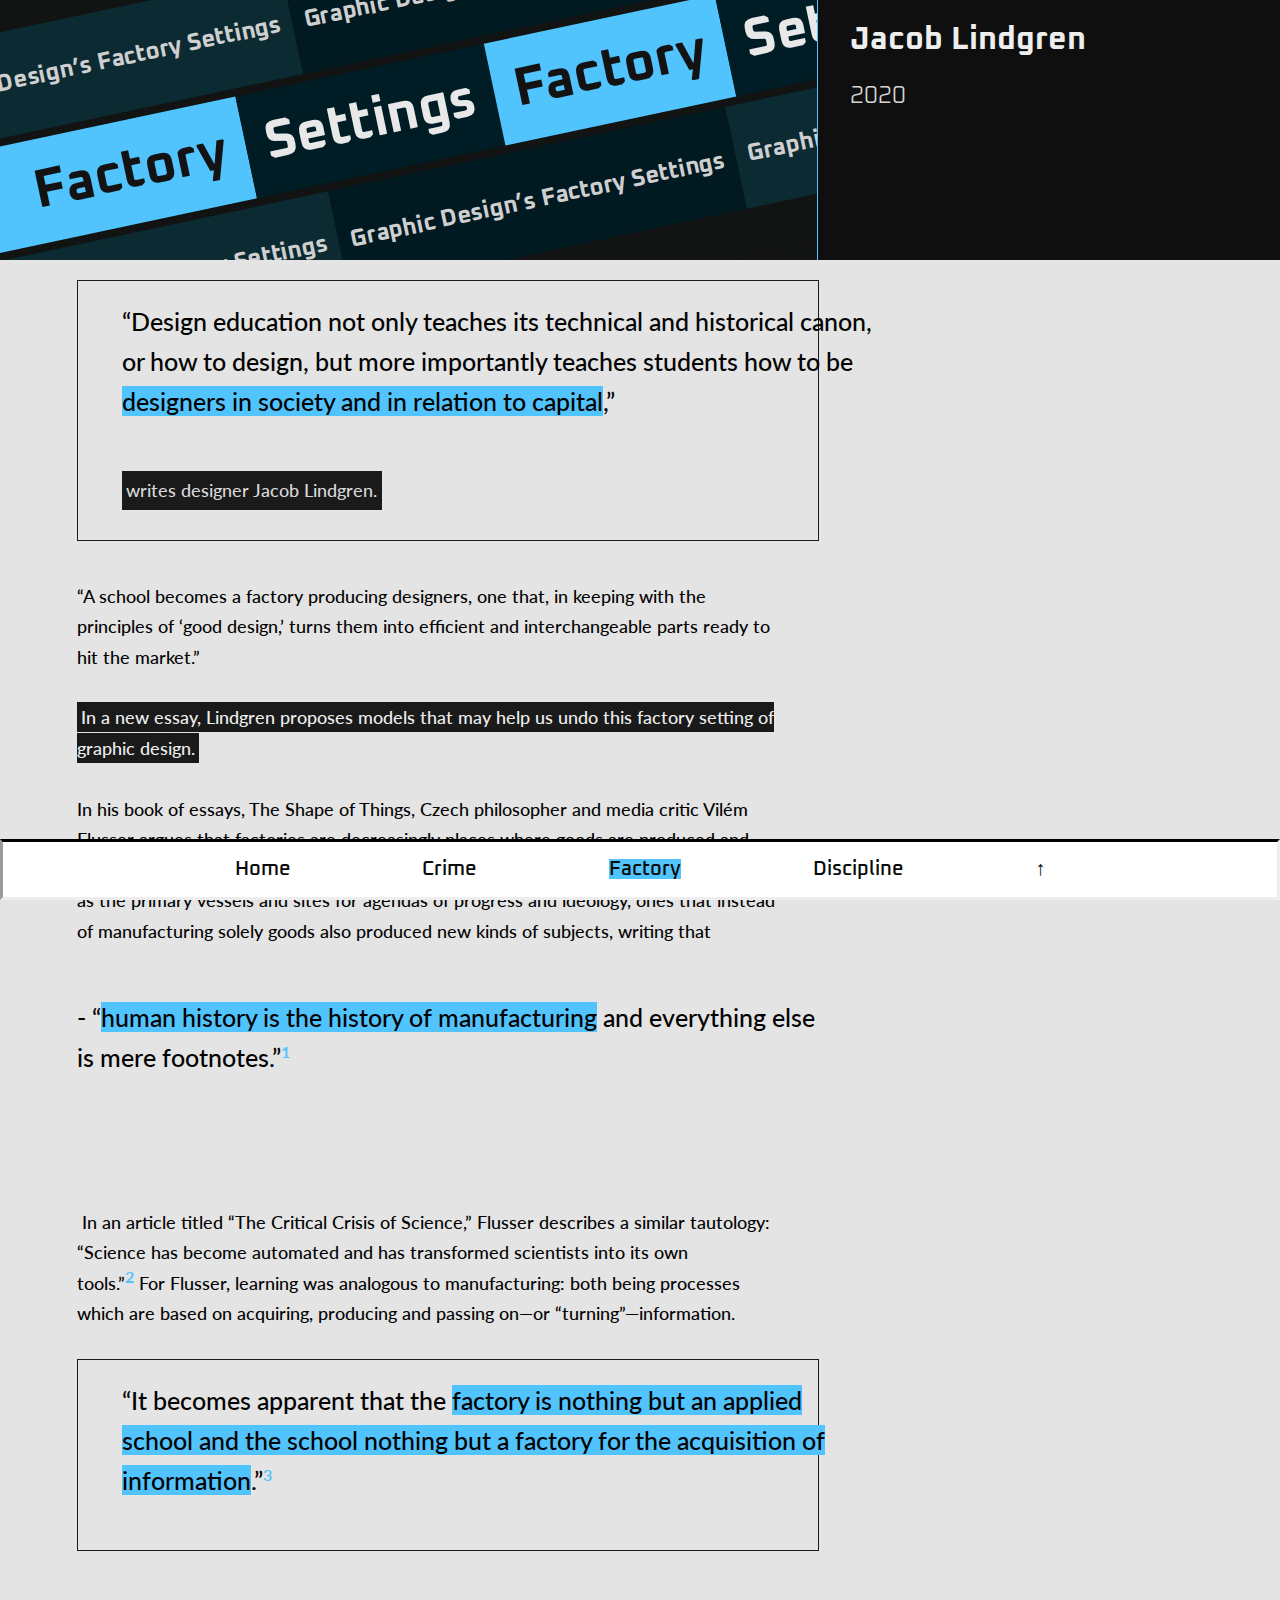
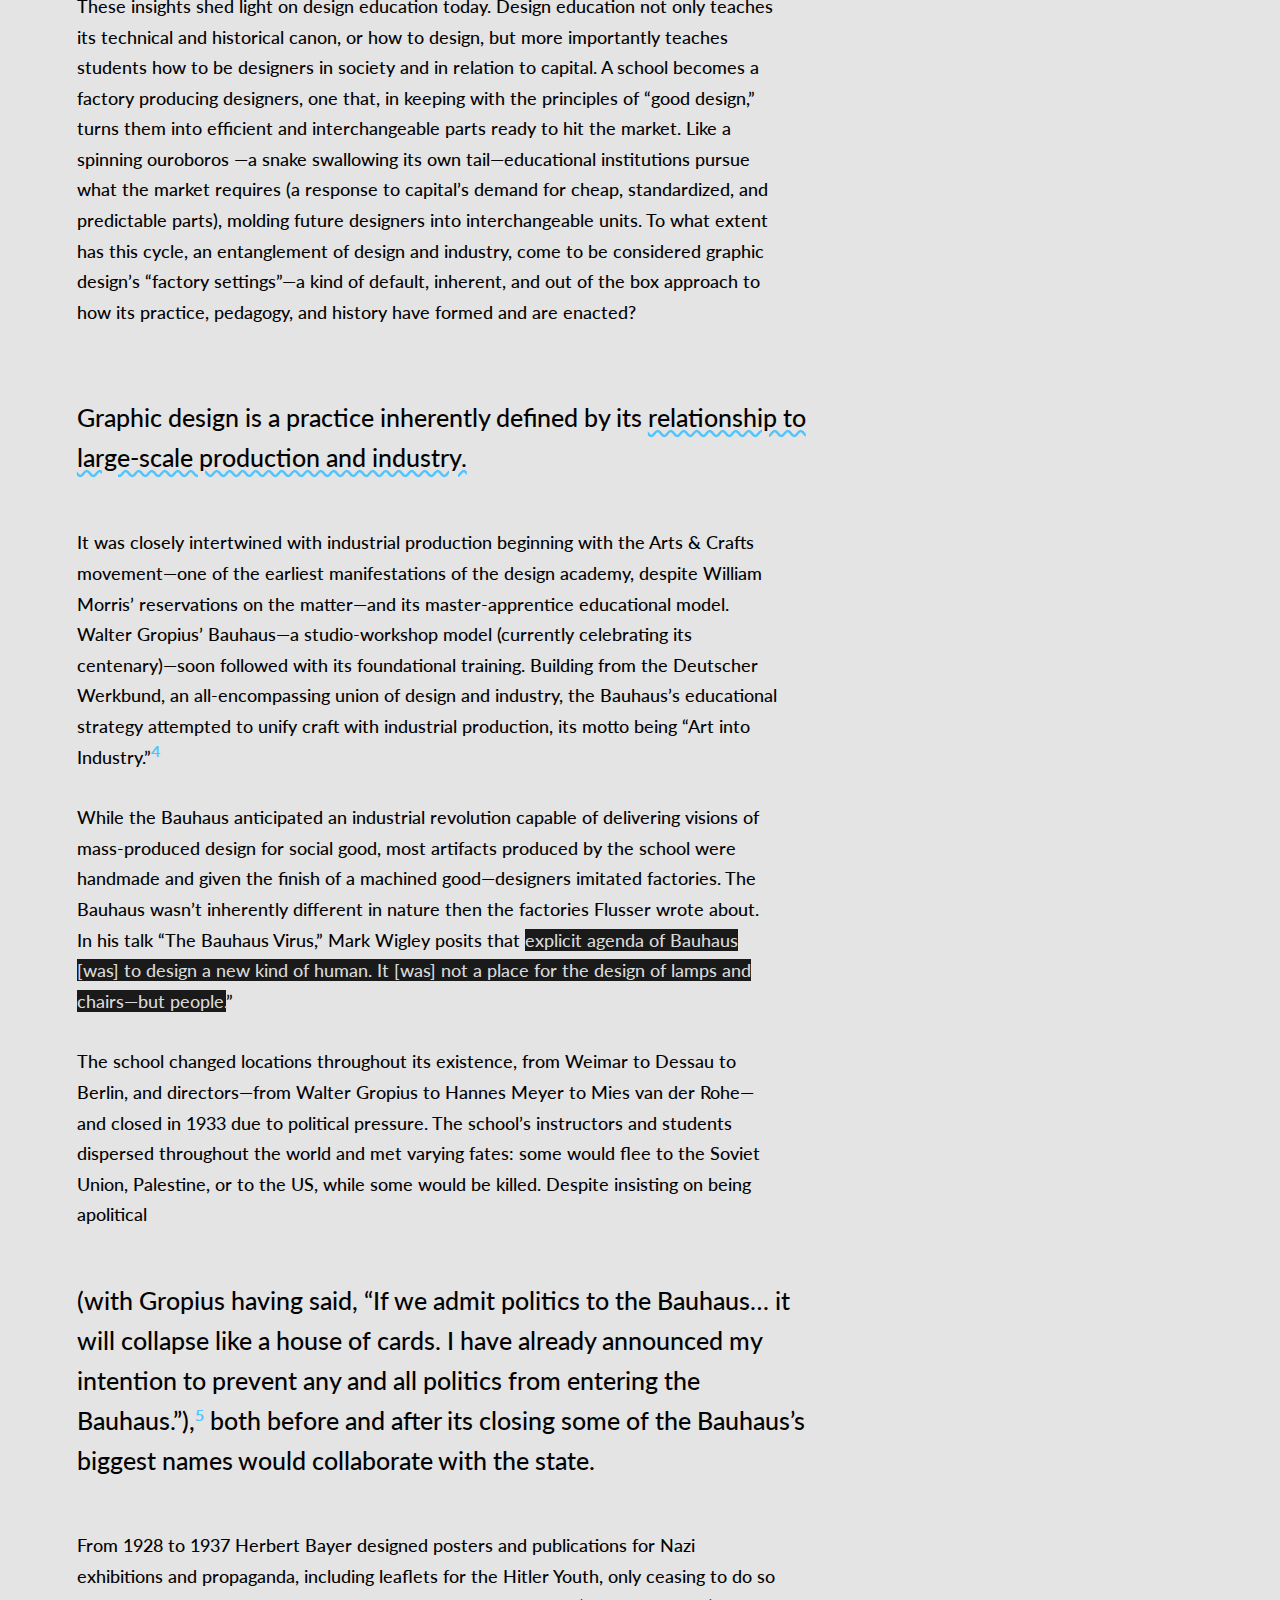
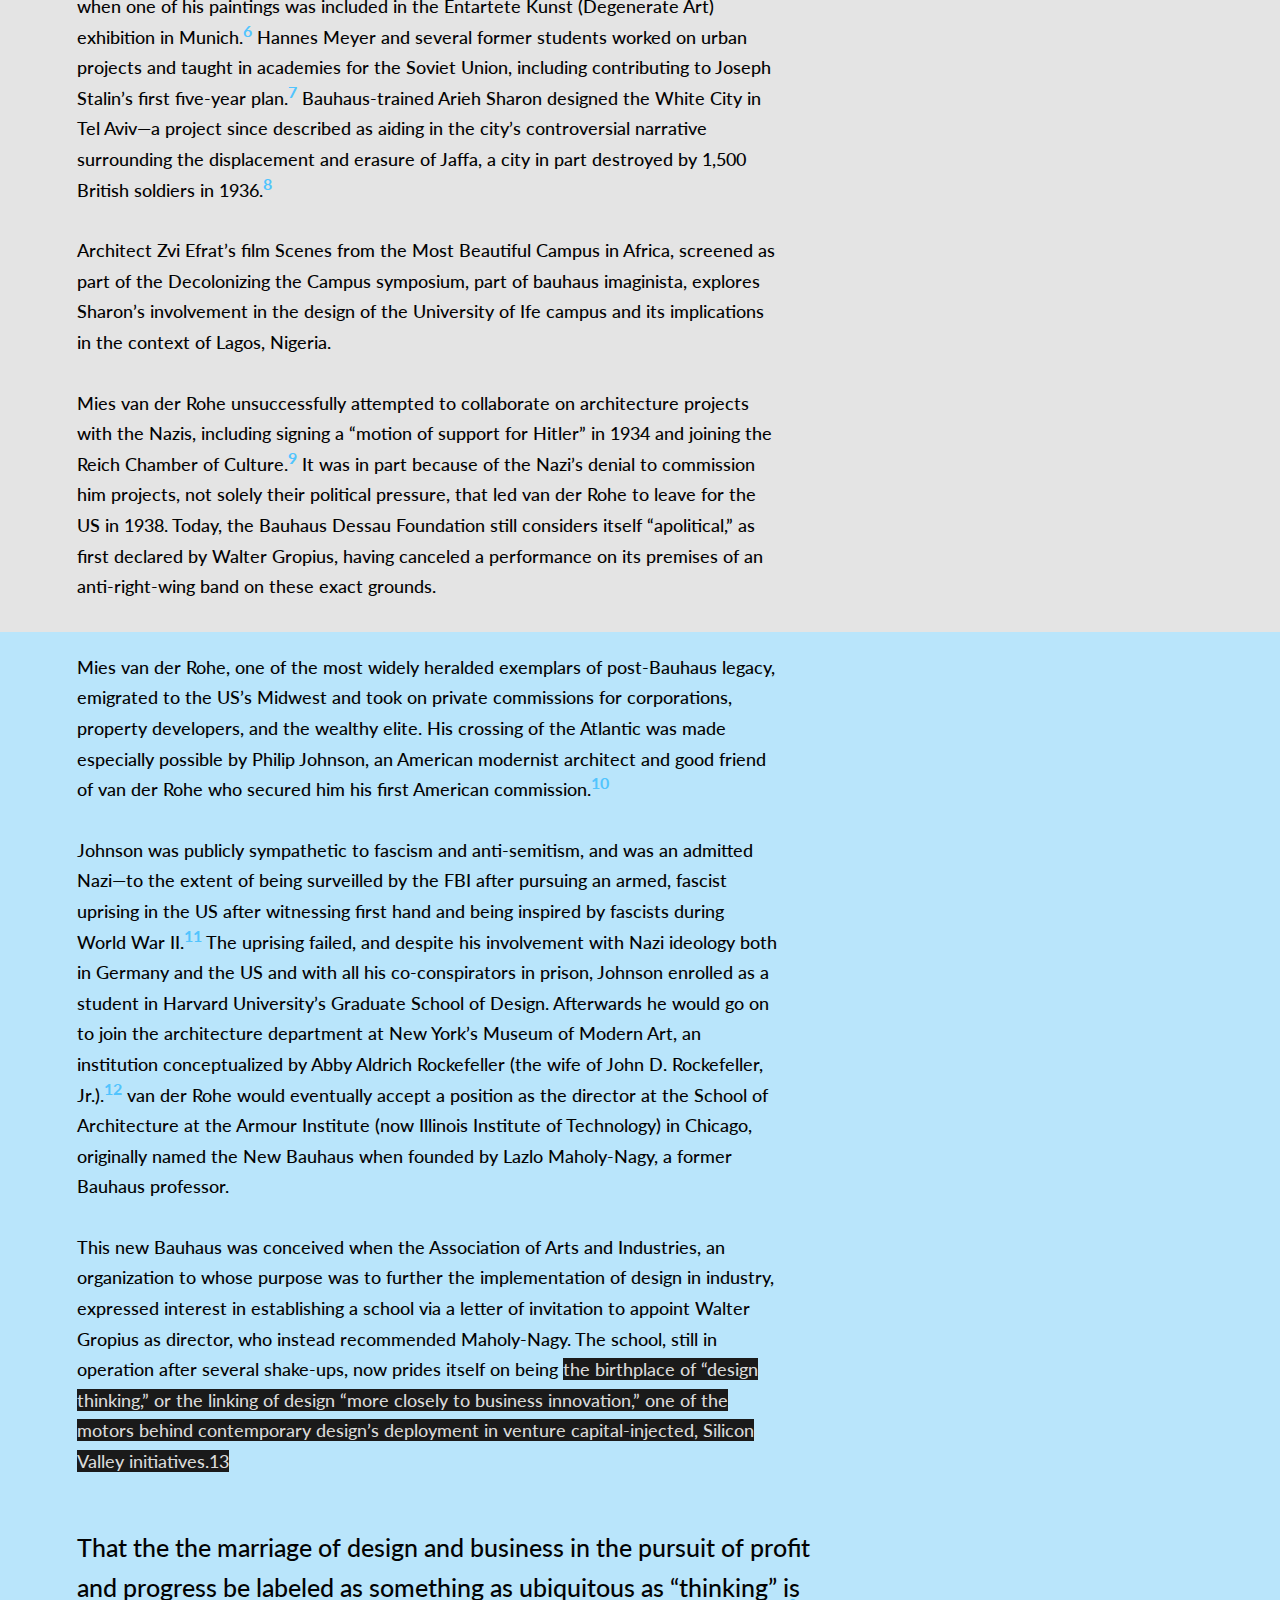
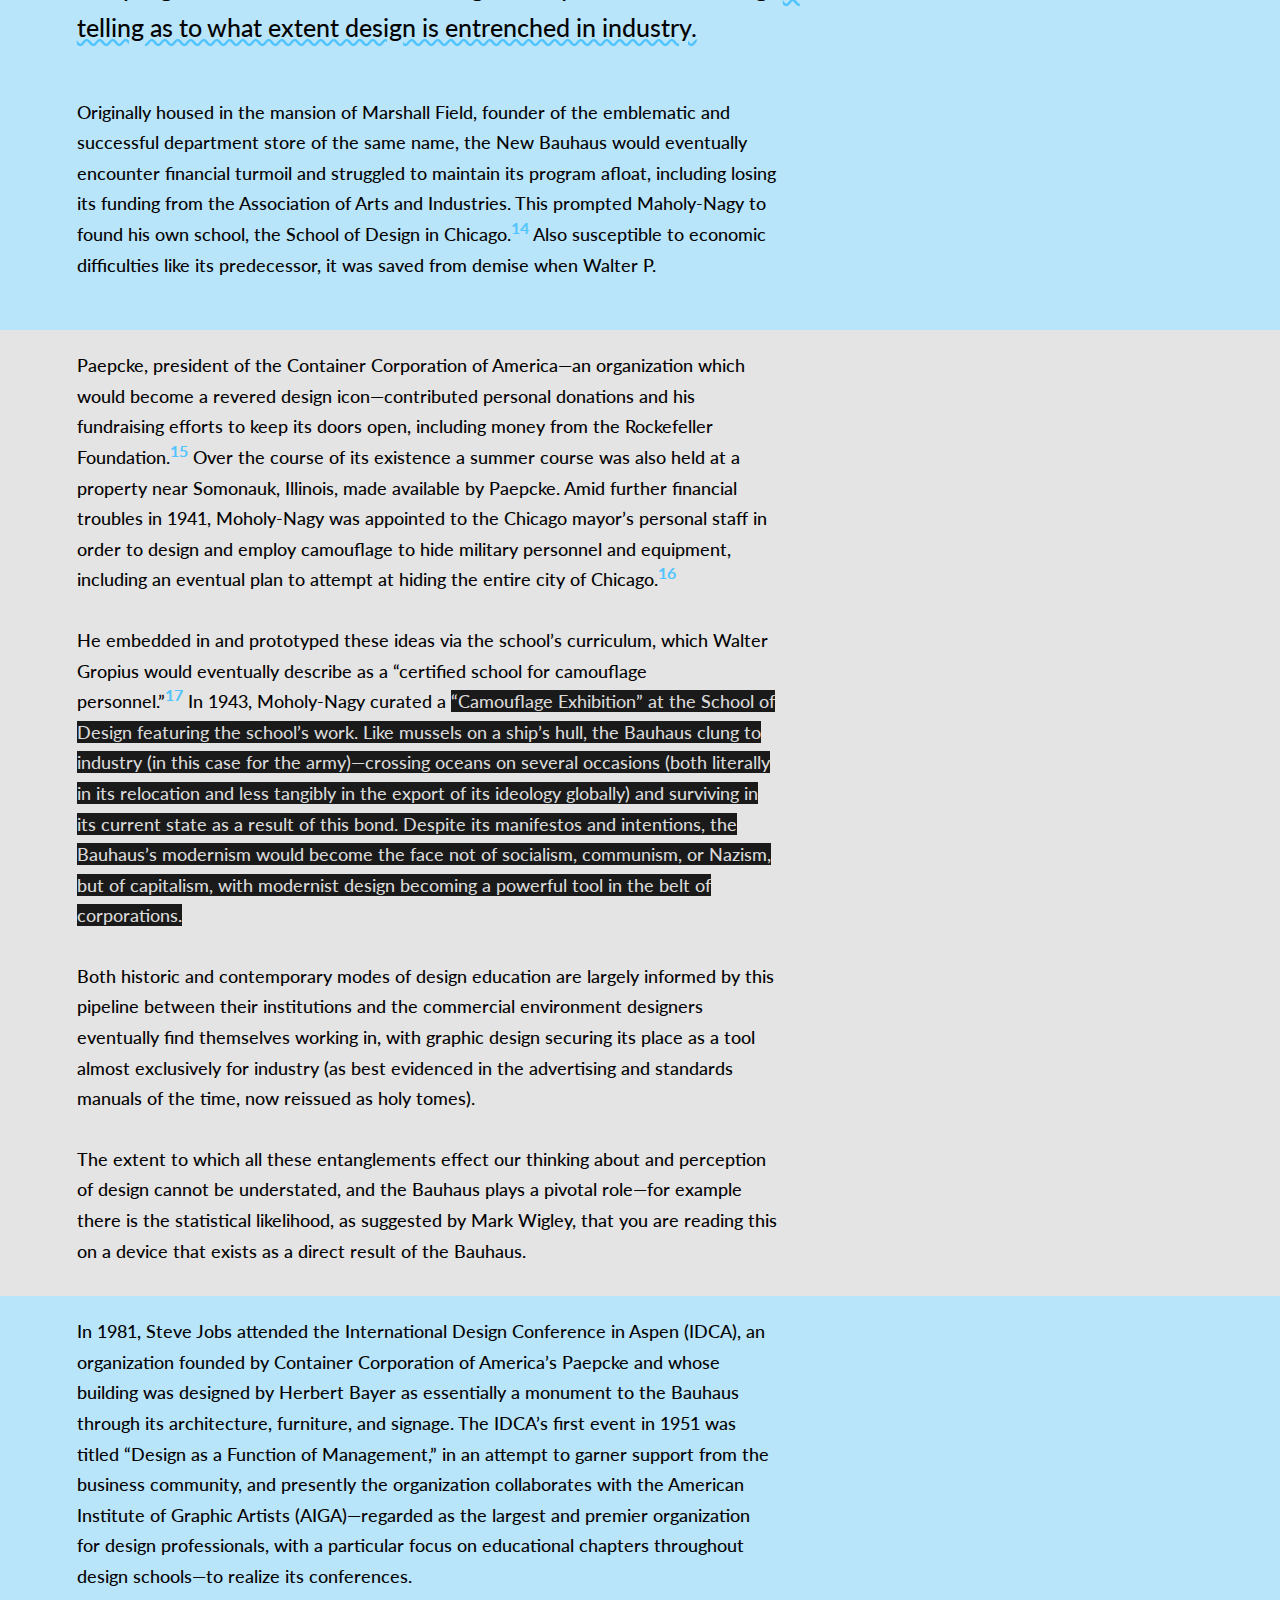
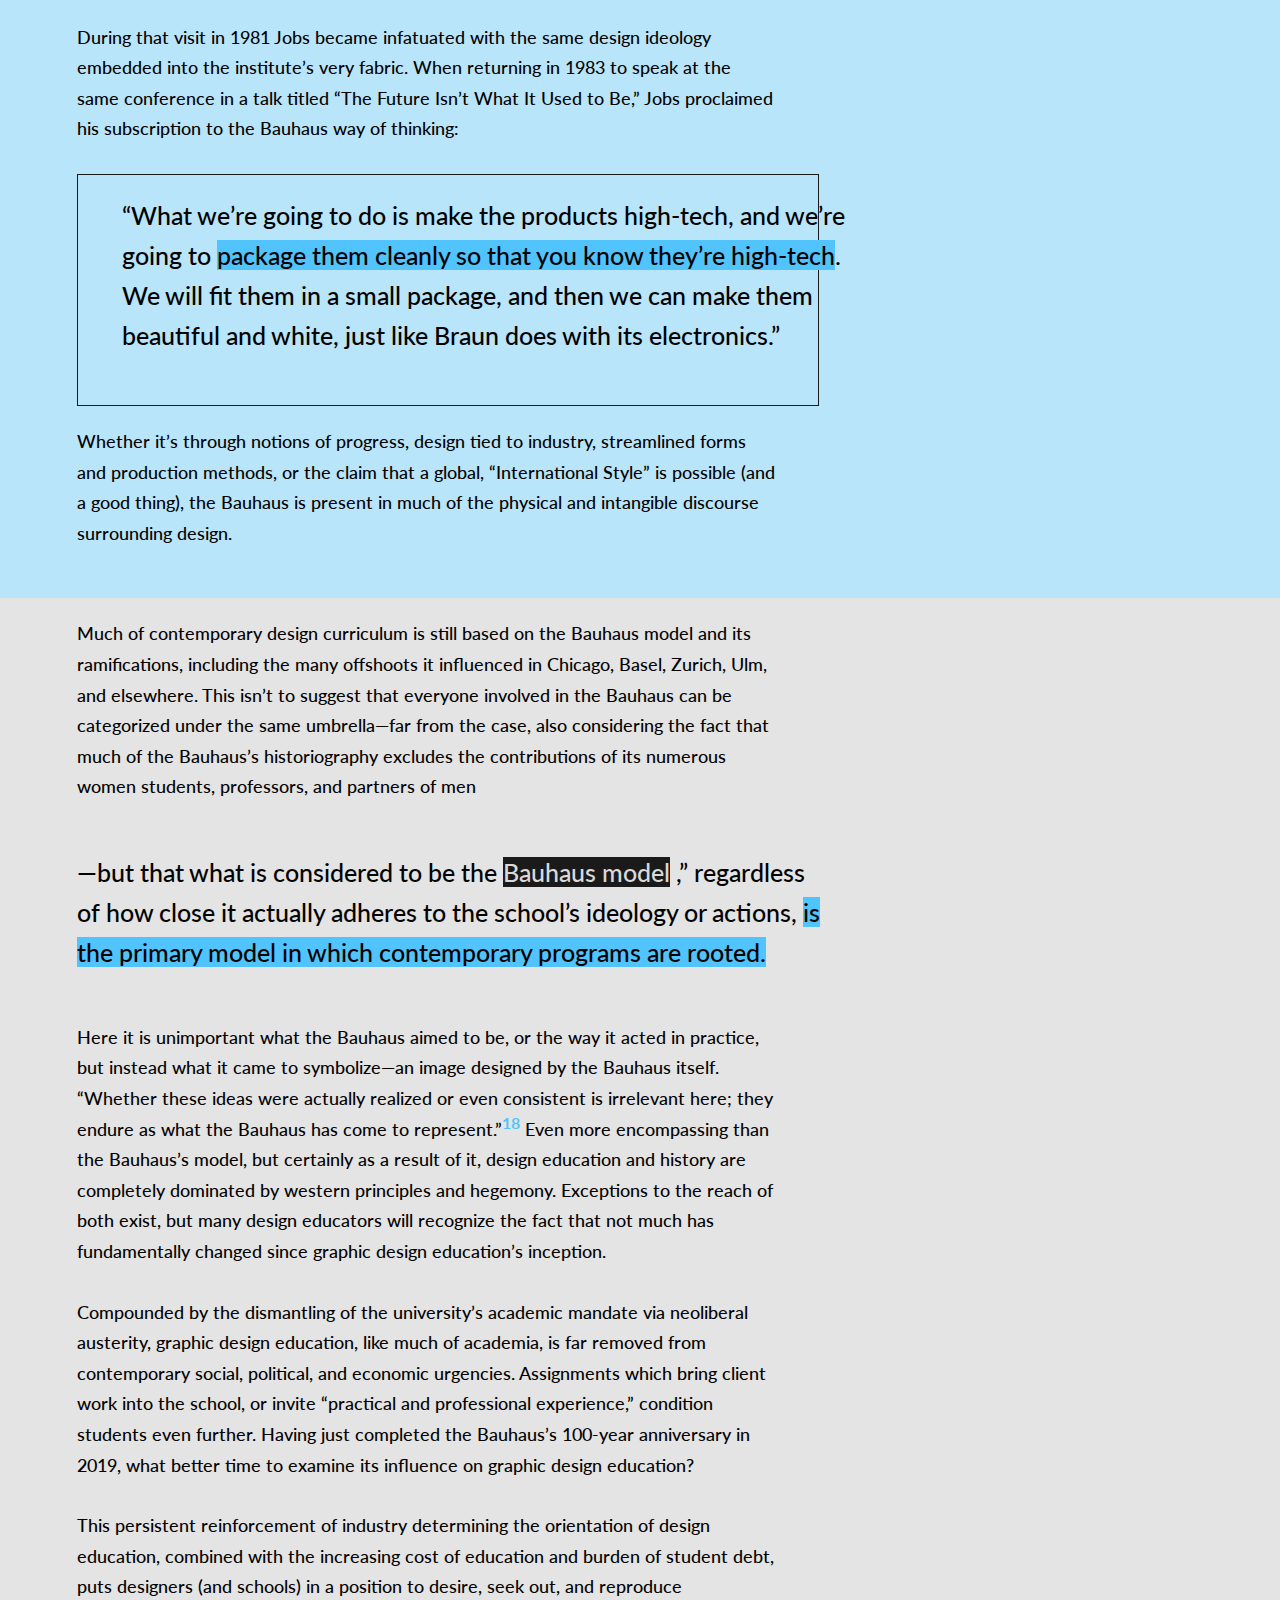
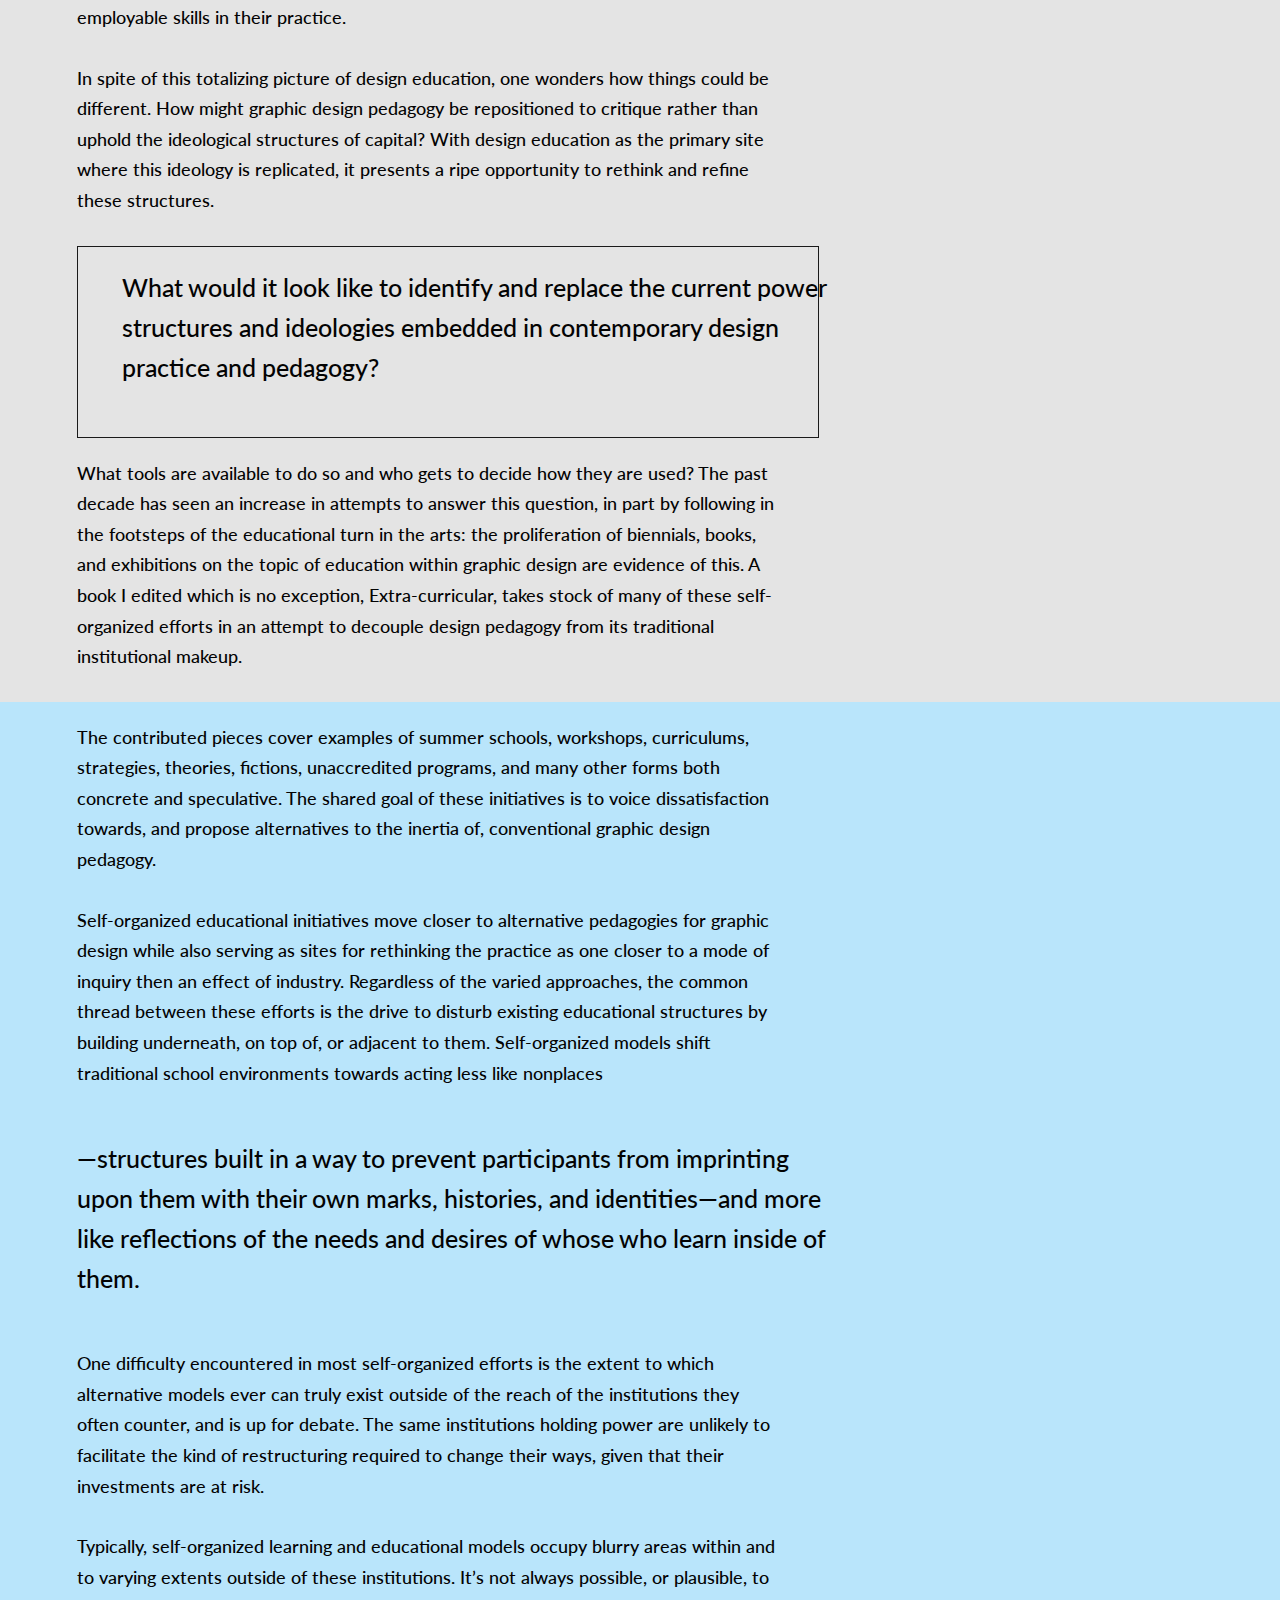
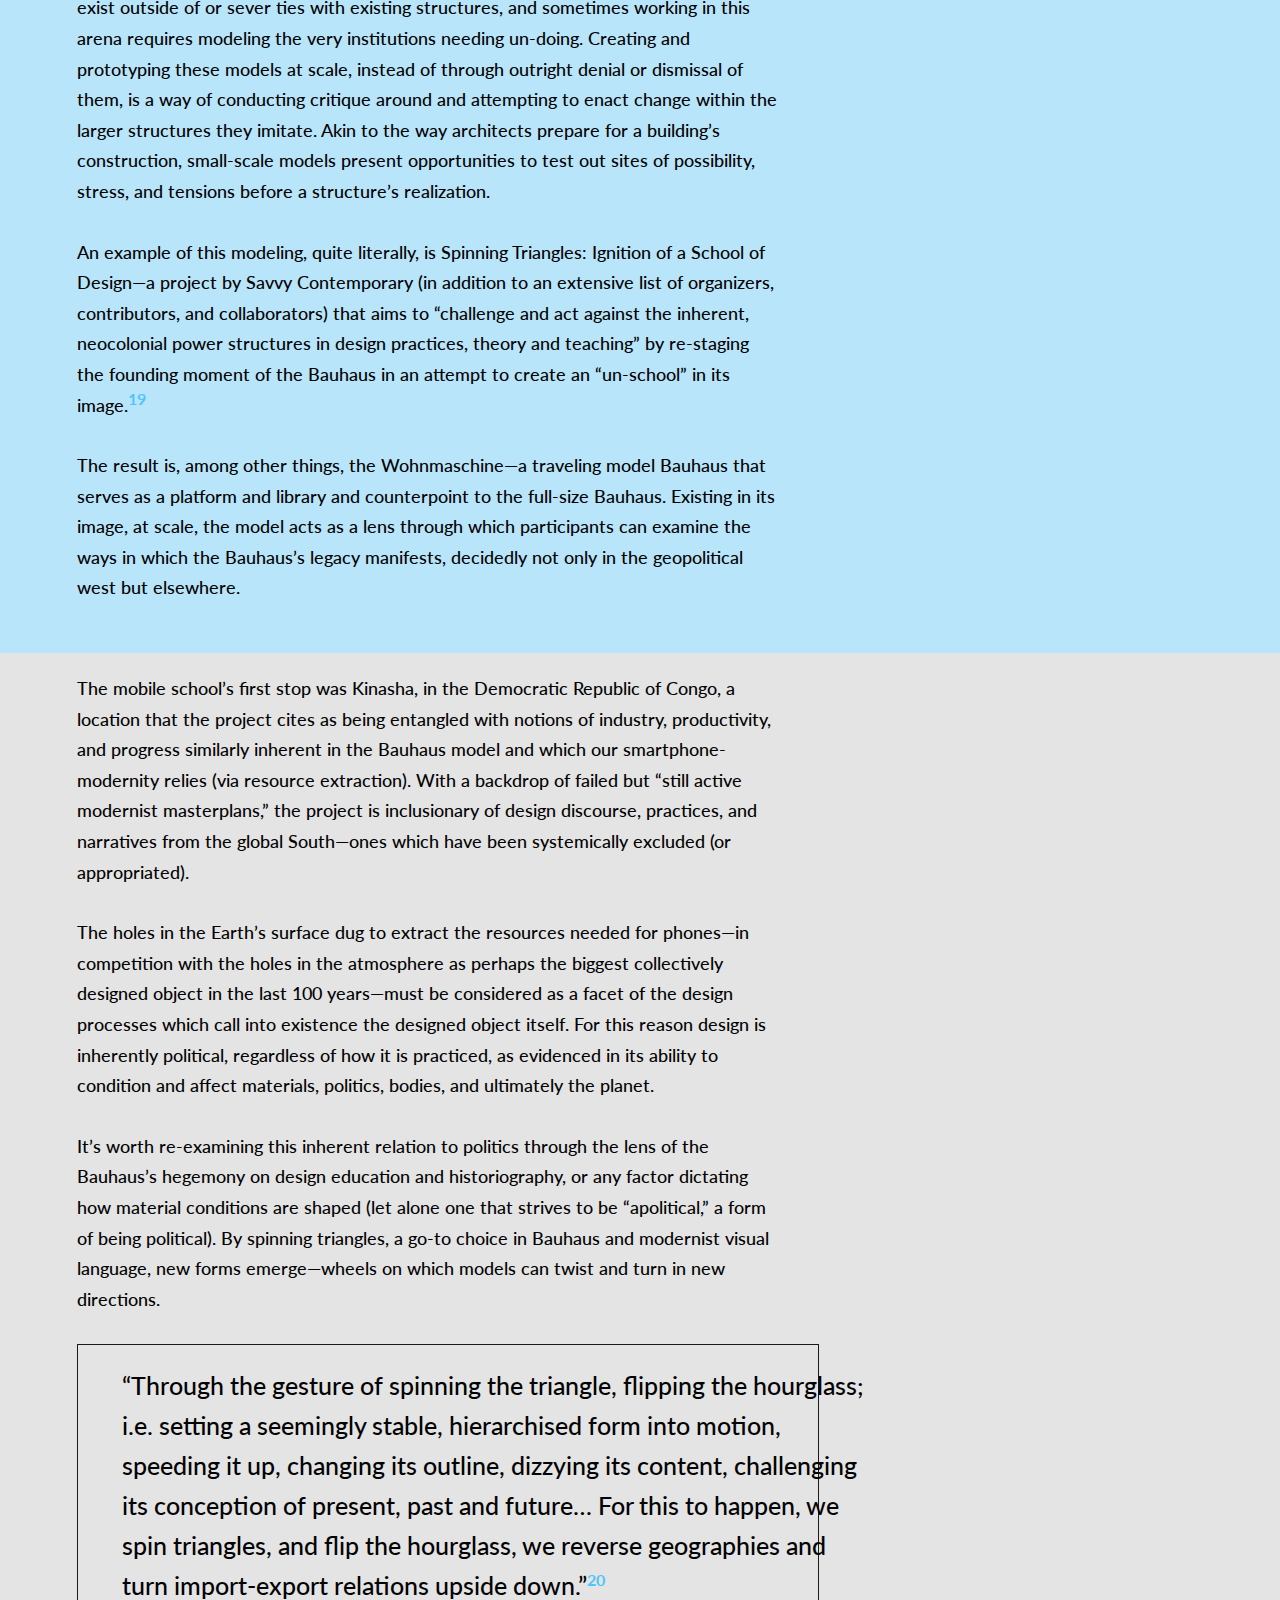
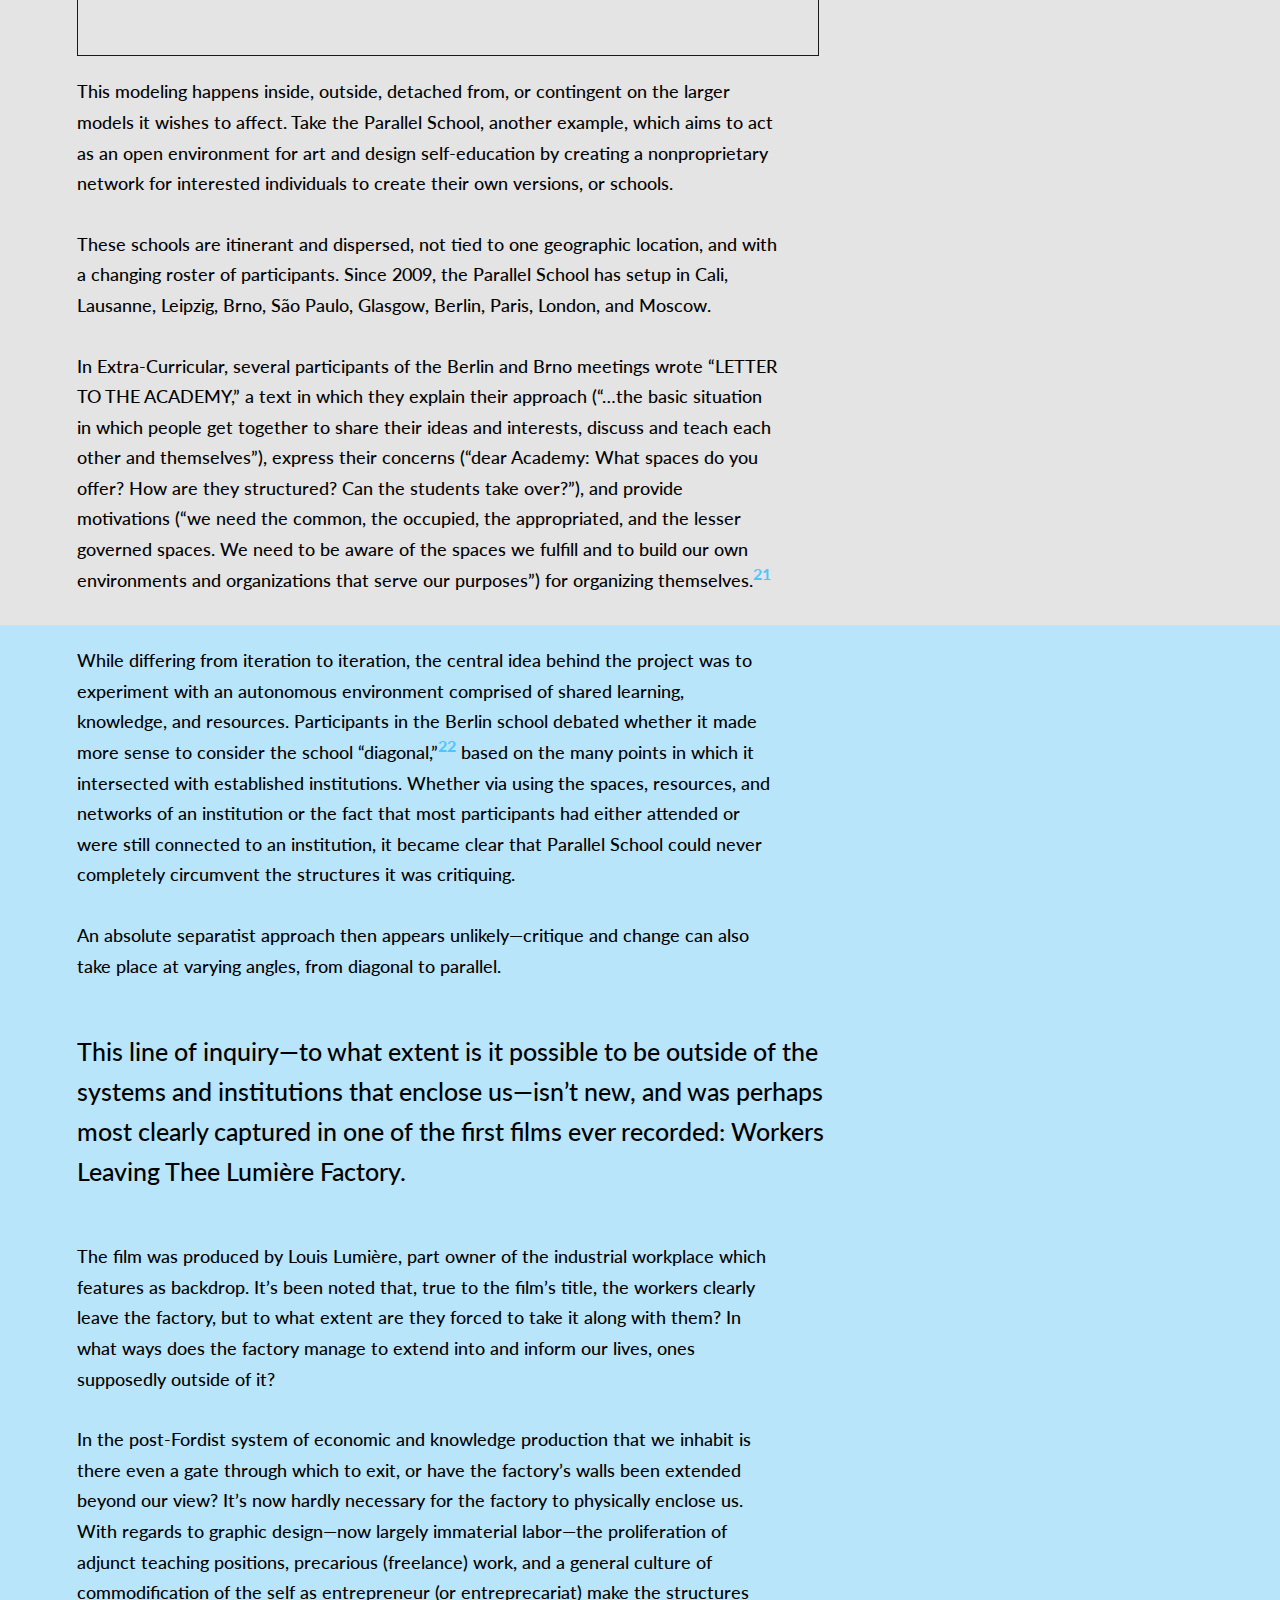
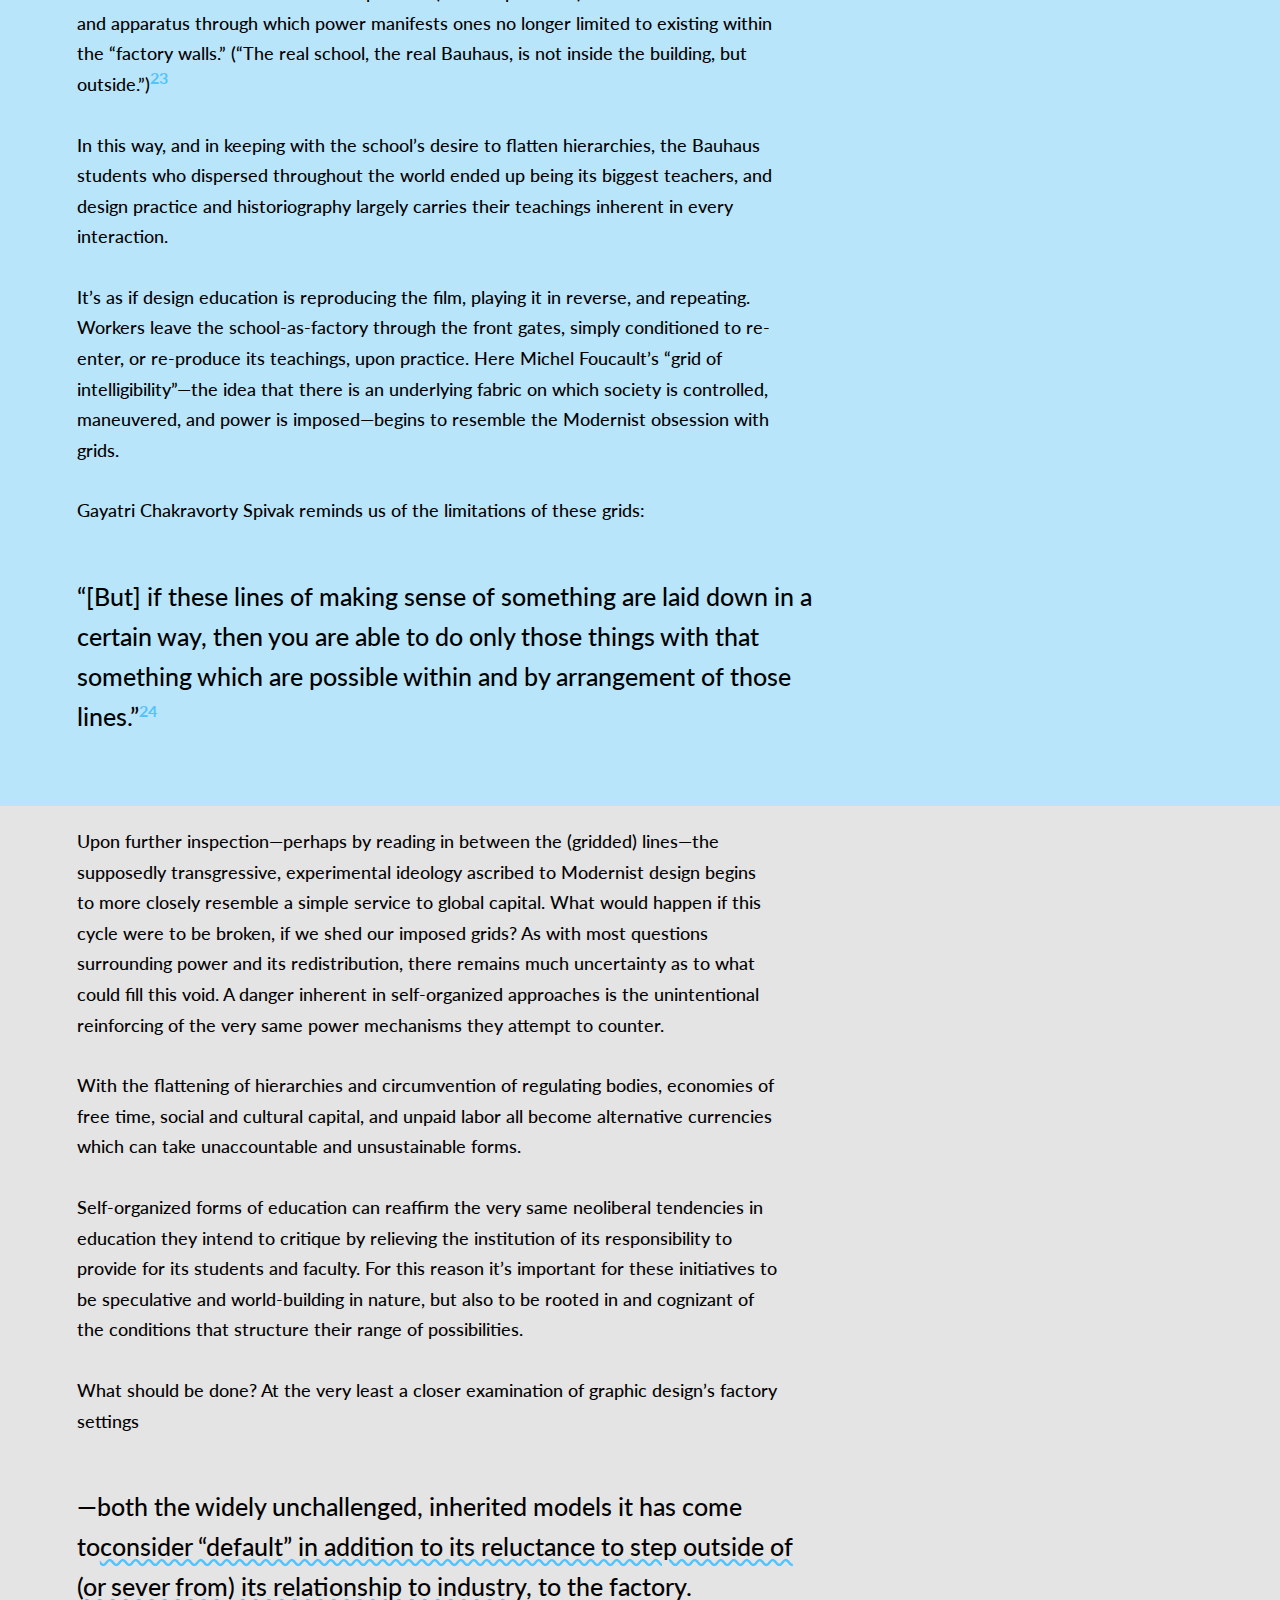
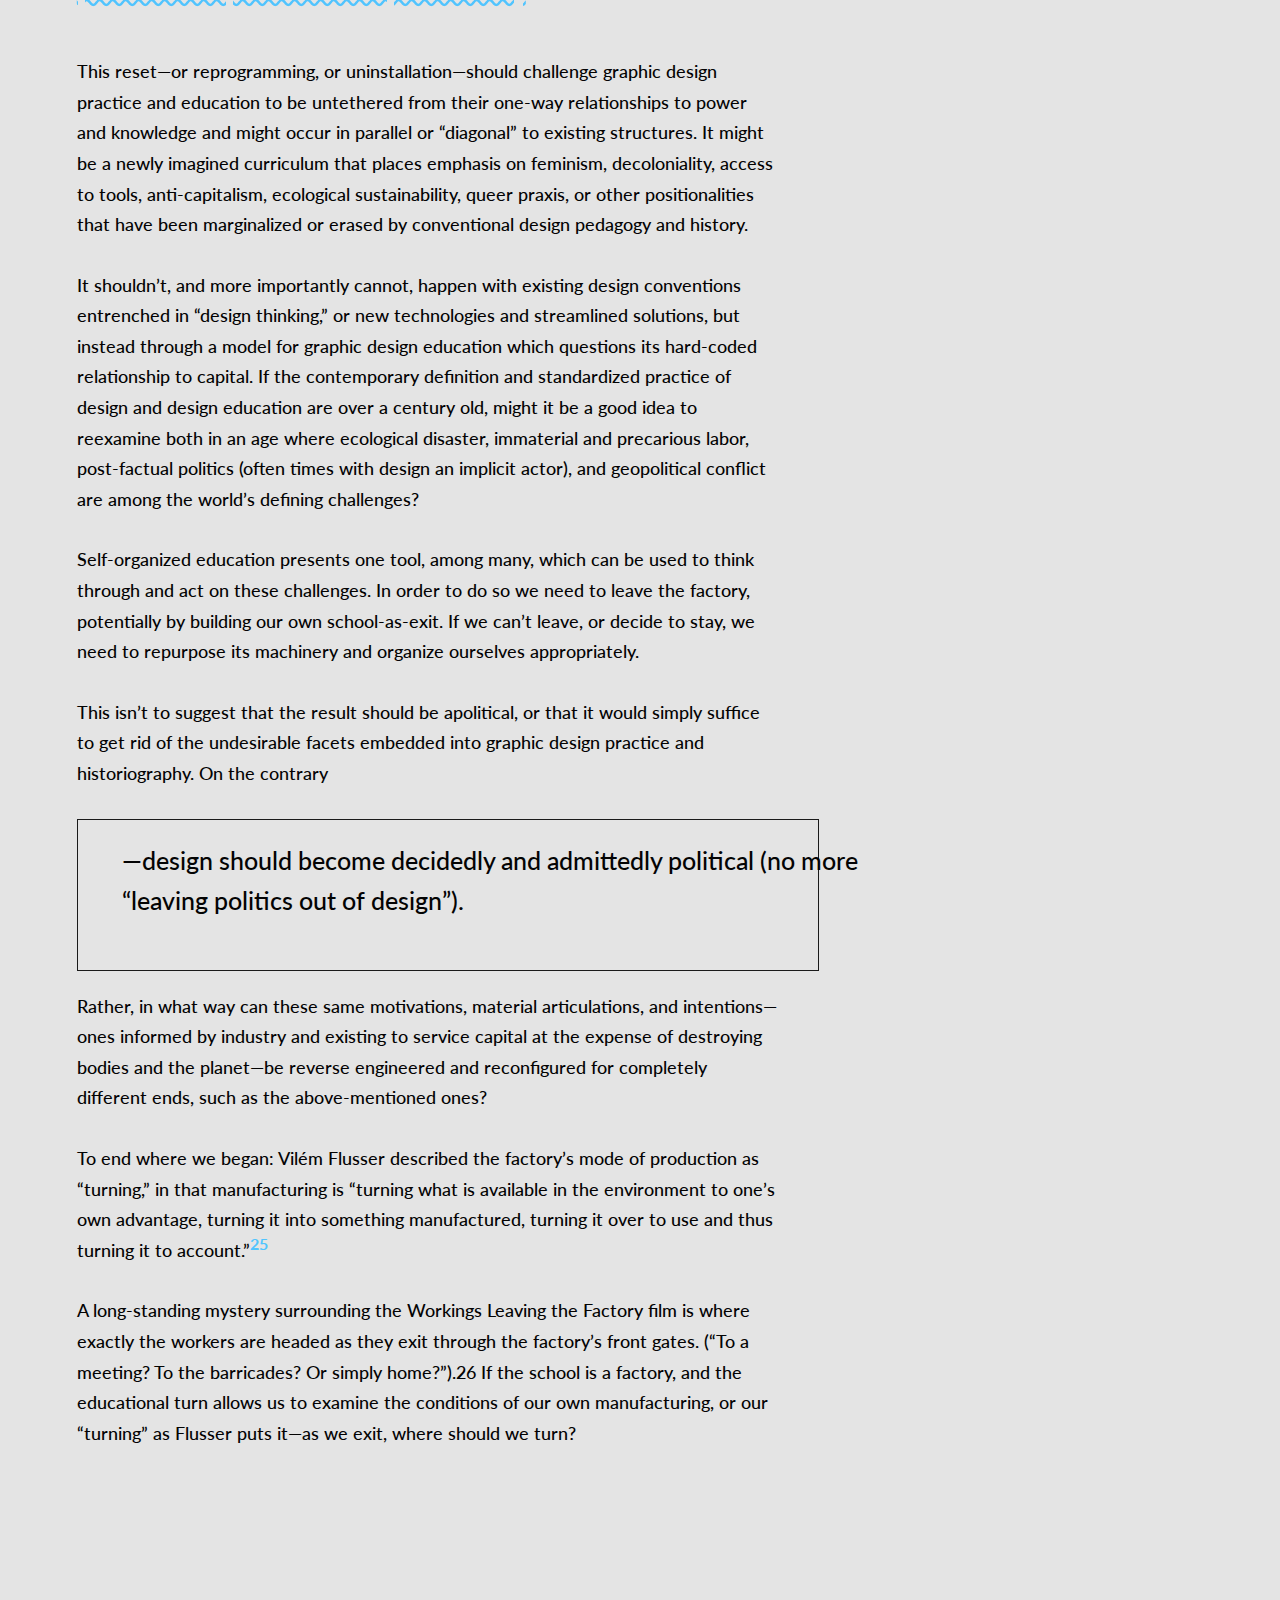
<file: article-factory/index.html>
<!DOCTYPE html>
<html lang="en">
<html>
	<head>
		<title>Binding</title>
	<!--Below is a meta element that tells the browser to render it at its actual size-->
	<meta name="viewport" content="width=device-width, initial-scale=1">
	<!-- Below is a reset, it clears off browser's default style -->
	<link href="../reset.css" rel="stylesheet">
	<!-- Below is a link to my CSS file -->
	<link href="../common.css" rel="stylesheet"> 
	<link href="style.css" rel="stylesheet">
	</head>
	<body>

		<div class="maindivhead">
			<div class="headcontainer">
			<header>
				<div class="headertext">
					<div class="crimetext">
				<div class="crime">
					<h1 class="crimeanimatedtextred">&nbsp;&nbsp;&nbsp;Graphic Design’s Factory Settings</h1>
					<h1 class="crimeanimatedtext">Graphic Design’s Factory Settings</h1>
					<h1 class="crimeanimatedtextred">Graphic Design’s Factory Settings</h1>
					<h1 class="crimeanimatedtext">Graphic Design’s Factory Settings</h1>
					<h1 class="crimeanimatedtextred">Graphic Design’s Factory Settings</h1>
					<h1 class="crimeanimatedtext">Graphic Design’s Factory Settings</h1>
					<h1 class="crimeanimatedtextred">Graphic Design’s Factory Settings</h1>
					<h1 class="crimeanimatedtext">Graphic Design’s Factory Settings</h1>
					<h1 class="crimeanimatedtextred">Graphic Design’s Factory Settings</h1>
					<h1 class="crimeanimatedtext">Graphic Design’s Factory Settings</h1>
					<h1 class="crimeanimatedtextred">Graphic Design’s Factory Settings</h1>
					<h1 class="crimeanimatedtext">Graphic Design’s Factory Settings</h1>
					<h1 class="crimeanimatedtextred">Graphic Design’s Factory Settings</h1>
					<h1 class="crimeanimatedtext">Graphic Design’s Factory Settings</h1>
					<h1 class="crimeanimatedtextred">Graphic Design’s Factory Settings</h1>
					<h1 class="crimeanimatedtext">Graphic Design’s Factory Settings</h1>
					<h1 class="crimeanimatedtextred">Graphic Design’s Factory Settings</h1>
					<h1 class="crimeanimatedtext">Graphic Design’s Factory Settings</h1>
				</div>
				</div>
				<div class="factorytext">
				<div class="factory">
					<h1 class="factoryanimatedtextyellow">&nbsp;&nbsp;&nbsp;&nbsp;&nbsp;&nbsp;&nbsp;&nbsp;&nbsp;Factory</h1>
					<h1 class="factoryanimatedtext">Settings</h1>
					<h1 class="factoryanimatedtextyellow">Factory</h1>
					<h1 class="factoryanimatedtext">Settings</h1>
					<h1 class="factoryanimatedtextyellow">Factory</h1>
					<h1 class="factoryanimatedtext">Settings</h1>
					<h1 class="factoryanimatedtextyellow">Factory</h1>
					<h1 class="factoryanimatedtext">Settings</h1>
					<h1 class="factoryanimatedtextyellow">Factory</h1>
					<h1 class="factoryanimatedtext">Settings</h1>
					<h1 class="factoryanimatedtextyellow">Factory</h1>
					<h1 class="factoryanimatedtext">Settings</h1>
					<h1 class="factoryanimatedtextyellow">Factory</h1>
					<h1 class="factoryanimatedtext">Settings</h1>
					<h1 class="factoryanimatedtextyellow">Factory</h1>
					<h1 class="factoryanimatedtext">Settings</h1>
					<h1 class="factoryanimatedtextyellow">Factory</h1>
					<h1 class="factoryanimatedtext">Settings</h1>
				</div>
				</div>
				<div class="disciplinetext">
				<div class="discipline">
					<h1 class="crimeanimatedtextred">&nbsp;&nbsp;&nbsp;Graphic Design’s Factory Settings</h1>
					<h1 class="crimeanimatedtext">Graphic Design’s Factory Settings</h1>
					<h1 class="crimeanimatedtextred">Graphic Design’s Factory Settings</h1>
					<h1 class="crimeanimatedtext">Graphic Design’s Factory Settings</h1>
					<h1 class="crimeanimatedtextred">Graphic Design’s Factory Settings</h1>
					<h1 class="crimeanimatedtext">Graphic Design’s Factory Settings</h1>
					<h1 class="crimeanimatedtextred">Graphic Design’s Factory Settings</h1>
					<h1 class="crimeanimatedtext">Graphic Design’s Factory Settings</h1>
					<h1 class="crimeanimatedtextred">Graphic Design’s Factory Settings</h1>
					<h1 class="crimeanimatedtext">Graphic Design’s Factory Settings</h1>
					<h1 class="crimeanimatedtextred">Graphic Design’s Factory Settings</h1>
					<h1 class="crimeanimatedtext">Graphic Design’s Factory Settings</h1>
					<h1 class="crimeanimatedtextred">Graphic Design’s Factory Settings</h1>
					<h1 class="crimeanimatedtext">Graphic Design’s Factory Settings</h1>
					<h1 class="crimeanimatedtextred">Graphic Design’s Factory Settings</h1>
					<h1 class="crimeanimatedtext">Graphic Design’s Factory Settings</h1>
					<h1 class="crimeanimatedtextred">Graphic Design’s Factory Settings</h1>
					<h1 class="crimeanimatedtext">Graphic Design’s Factory Settings</h1>
				</div>
				</div>
				</div>
			</header>
		</div>
	<div class="authordiv">
		<h3 id="volume">Jacob Lindgren</h3>
		<h3 id="author1">2020</h3>
		</div>
	</div>
		<div class="navbardiv">
			<div id="navbar">
				<a href="https://bulganbee.github.io/binding/" class="mainlink">Home</a>
				<a href="https://bulganbee.github.io/binding/article-crime/index.html" class="mainlink">Crime</a>
				<a href="https://bulganbee.github.io/binding/article-factory/index.html" class="mainlink"><mark>Factory</mark></a>
				<a href="https://bulganbee.github.io/binding/article-discipline/index.html" class="mainlink">Discipline</a>
				<a href="#top" class="mainlink">&#8593;</a>
			  </div>
			</div>
	<!-- Article for The Concept Of The Design Discipline -->
	 <article>
		<section>
			<div class="quote">
				<p class="bigtext1" id="first">“Design education not only teaches its technical and historical canon, or how to design, but more importantly teaches students how to be <mark>designers in society and in relation to capital</mark>,”</p>
				<p class="subparagraph" id="whosaidit">writes designer Jacob Lindgren.</p>
			</div>
			<section>
				<p>“A school becomes a factory producing designers, one that, in keeping with the principles of ‘good design,’ turns them into efficient and interchangeable parts ready to hit the market.”</p>
				<p> <mark id="markblack">In a new essay, Lindgren proposes models that may help us undo this factory setting of graphic design.</mark></p>
				<p>In his book of essays, The Shape of Things, Czech philosopher and media critic Vilém Flusser argues that factories are decreasingly places where goods are produced and increasingly places where new kinds of humans are produced. Flusser viewed factories as the primary vessels and sites for agendas of progress and ideology, ones that instead of manufacturing solely goods also produced new kinds of subjects, writing that</p>
				<p class="bigtext1">- “<mark>human history is the history of manufacturing</mark> and everything else is mere footnotes.”<sup>1</sup></p>
			</section>
		<section class="normal">
				<p> In an article titled “The Critical Crisis of Science,” Flusser describes a similar tautology: “Science has become automated and has transformed scientists into its own tools.”<sup>2</sup> For Flusser, learning was analogous to manufacturing: both being processes which are based on acquiring, producing and passing on—or “turning”—information.</p>
				<div class="quote">
				<p class="bigtext1" id="first">“It becomes apparent that the <mark>factory is nothing but an applied school and the school nothing but a factory for the acquisition of information</mark>.”<sup>3</sup></p></div>


			<section>
				<p>These insights shed light on design education today. Design education not only teaches its technical and historical canon, or how to design, but more importantly teaches students how to be designers in society and in relation to capital. A school becomes a factory producing designers, one that, in keeping with the principles of “good design,” turns them into efficient and interchangeable parts ready to hit the market. Like a spinning ouroboros —a snake swallowing its own tail—educational institutions pursue what the market requires (a response to capital’s demand for cheap, standardized, and predictable parts), molding future designers into interchangeable units. To what extent has this cycle, an entanglement of design and industry, come to be considered graphic design’s “factory settings”—a kind of default, inherent, and out of the box approach to how its practice, pedagogy, and history have formed and are enacted?</p>
			<section class="normal">
				<p class="bigtext1">Graphic design is a practice inherently defined by its <u class="underline">relationship to large-scale production and industry.</u></p>
				<p>It was closely intertwined with industrial production beginning with the Arts & Crafts movement—one of the earliest manifestations of the design academy, despite William Morris’ reservations on the matter—and its master-apprentice educational model. Walter Gropius’ Bauhaus—a studio-workshop model (currently celebrating its centenary)—soon followed with its foundational training. Building from the Deutscher Werkbund, an all-encompassing union of design and industry, the Bauhaus’s educational strategy attempted to unify craft with industrial production, its motto being “Art into Industry.”<sup>4</sup></p>
				<p>While the Bauhaus anticipated an industrial revolution capable of delivering visions of mass-produced design for social good, most artifacts produced by the school were handmade and given the finish of a machined good—designers imitated factories. The Bauhaus wasn’t inherently different in nature then the factories Flusser wrote about. In his talk “The Bauhaus Virus,” Mark Wigley posits that <mark class="markblack"> explicit agenda of Bauhaus [was] to design a new kind of human. It [was] not a place for the design of lamps and chairs—but people.</mark>”</p>
				<p>The school changed locations throughout its existence, from Weimar to Dessau to Berlin, and directors—from Walter Gropius to Hannes Meyer to Mies van der Rohe—and closed in 1933 due to political pressure. The school’s instructors and students dispersed throughout the world and met varying fates: some would flee to the Soviet Union, Palestine, or to the US, while some would be killed. Despite insisting on being apolitical</p>
				<p class="bigtext1">(with Gropius having said, “If we admit politics to the Bauhaus… it will collapse like a house of cards. I have already announced my intention to prevent any and all politics from entering the Bauhaus.”),<sup>5</sup> both before and after its closing some of the Bauhaus’s biggest names would collaborate with the state.</p>
				<p>From 1928 to 1937 Herbert Bayer designed posters and publications for Nazi exhibitions and propaganda, including leaflets for the Hitler Youth, only ceasing to do so when one of his paintings was included in the Entartete Kunst (Degenerate Art) exhibition in Munich.<sup>6</sup> Hannes Meyer and several former students worked on urban projects and taught in academies for the Soviet Union, including contributing to Joseph Stalin’s first five-year plan.<sup>7</sup> Bauhaus-trained Arieh Sharon designed the White City in Tel Aviv—a project since described as aiding in the city’s controversial narrative surrounding the displacement and erasure of Jaffa, a city in part destroyed by 1,500 British soldiers in 1936.<sup>8</sup> </p>
				<p>Architect Zvi Efrat’s film Scenes from the Most Beautiful Campus in Africa, screened as part of the Decolonizing the Campus symposium, part of bauhaus imaginista, explores Sharon’s involvement in the design of the University of Ife campus and its implications in the context of Lagos, Nigeria.</p>
				<p>Mies van der Rohe unsuccessfully attempted to collaborate on architecture projects with the Nazis, including signing a “motion of support for Hitler” in 1934 and joining the Reich Chamber of Culture.<sup>9</sup> It was in part because of the Nazi’s denial to commission him projects, not solely their political pressure, that led van der Rohe to leave for the US in 1938. Today, the Bauhaus Dessau Foundation still considers itself “apolitical,” as first declared by Walter Gropius, having canceled a performance on its premises of an anti-right-wing band on these exact grounds.</p>
			<section class="withbackground">
				<p>Mies van der Rohe, one of the most widely heralded exemplars of post-Bauhaus legacy, emigrated to the US’s Midwest and took on private commissions for corporations, property developers, and the wealthy elite. His crossing of the Atlantic was made especially possible by Philip Johnson, an American modernist architect and good friend of van der Rohe who secured him his first American commission.<sup>10</sup></p>
				<p>Johnson was publicly sympathetic to fascism and anti-semitism, and was an admitted Nazi—to the extent of being surveilled by the FBI after pursuing an armed, fascist uprising in the US after witnessing first hand and being inspired by fascists during World War II.<sup>11</sup> The uprising failed, and despite his involvement with Nazi ideology both in Germany and the US and with all his co-conspirators in prison, Johnson enrolled as a student in Harvard University’s Graduate School of Design. Afterwards he would go on to join the architecture department at New York’s Museum of Modern Art, an institution conceptualized by Abby Aldrich Rockefeller (the wife of John D. Rockefeller, Jr.).<sup>12</sup> van der Rohe would eventually accept a position as the director at the School of Architecture at the Armour Institute (now Illinois Institute of Technology) in Chicago, originally named the New Bauhaus when founded by Lazlo Maholy-Nagy, a former Bauhaus professor.</p>
				<p>This new Bauhaus was conceived when the Association of Arts and Industries, an organization to whose purpose was to further the implementation of design in industry, expressed interest in establishing a school via a letter of invitation to appoint Walter Gropius as director, who instead recommended Maholy-Nagy. The school, still in operation after several shake-ups, now prides itself on being <mark class="markblack">the birthplace of “design thinking,” or the linking of design “more closely to business innovation,” one of the motors behind contemporary design’s deployment in venture capital-injected, Silicon Valley initiatives.13</mark> </p>
				<p class="bigtext1">That the the marriage of design and business in the pursuit of profit and progress be labeled as something as ubiquitous as “thinking” <u class="underline">is telling as to what extent design is entrenched in industry.</u></p>
				<p>Originally housed in the mansion of Marshall Field, founder of the emblematic and successful department store of the same name, the New Bauhaus would eventually encounter financial turmoil and struggled to maintain its program afloat, including losing its funding from the Association of Arts and Industries. This prompted Maholy-Nagy to found his own school, the School of Design in Chicago.<sup>14</sup> Also susceptible to economic difficulties like its predecessor, it was saved from demise when Walter P. </p>
				</section>
			<section class="normal">
				<p>Paepcke, president of the Container Corporation of America—an organization which would become a revered design icon—contributed personal donations and his fundraising efforts to keep its doors open, including money from the Rockefeller Foundation.<sup>15</sup> Over the course of its existence a summer course was also held at a property near Somonauk, Illinois, made available by Paepcke. Amid further financial troubles in 1941, Moholy-Nagy was appointed to the Chicago mayor’s personal staff in order to design and employ camouflage to hide military personnel and equipment, including an eventual plan to attempt at hiding the entire city of Chicago.<sup>16</sup></p>
				<p>He embedded in and prototyped these ideas via the school’s curriculum, which Walter Gropius would eventually describe as a “certified school for camouflage personnel.”<sup>17</sup> In 1943, Moholy-Nagy curated a <mark class="markblack">“Camouflage Exhibition” at the School of Design featuring the school’s work. Like mussels on a ship’s hull, the Bauhaus clung to industry (in this case for the army)—crossing oceans on several occasions (both literally in its relocation and less tangibly in the export of its ideology globally) and surviving in its current state as a result of this bond. Despite its manifestos and intentions, the Bauhaus’s modernism would become the face not of socialism, communism, or Nazism, but of capitalism, with modernist design becoming a powerful tool in the belt of corporations.</mark></p>
				<p>Both historic and contemporary modes of design education are largely informed by this pipeline between their institutions and the commercial environment designers eventually find themselves working in, with graphic design securing its place as a tool almost exclusively for industry (as best evidenced in the advertising and standards manuals of the time, now reissued as holy tomes).</p>
				<p>The extent to which all these entanglements effect our thinking about and perception of design cannot be understated, and the Bauhaus plays a pivotal role—for example there is the statistical likelihood, as suggested by Mark Wigley, that you are reading this on a device that exists as a direct result of the Bauhaus.</p>
			<section class="withbackground">
				<p>In 1981, Steve Jobs attended the International Design Conference in Aspen (IDCA), an organization founded by Container Corporation of America’s Paepcke and whose building was designed by Herbert Bayer as essentially a monument to the Bauhaus through its architecture, furniture, and signage. The IDCA’s first event in 1951 was titled “Design as a Function of Management,” in an attempt to garner support from the business community, and presently the organization collaborates with the American Institute of Graphic Artists (AIGA)—regarded as the largest and premier organization for design professionals, with a particular focus on educational chapters throughout design schools—to realize its conferences.</p>
				<p>During that visit in 1981 Jobs became infatuated with the same design ideology embedded into the institute’s very fabric. When returning in 1983 to speak at the same conference in a talk titled “The Future Isn’t What It Used to Be,” Jobs proclaimed his subscription to the Bauhaus way of thinking:</p>
				<div class="quote">
				<p class="bigtext1">“What we’re going to do is make the products high-tech, and we’re going to <mark>package them cleanly so that you know they’re high-tech</mark>. We will fit them in a small package, and then we can make them beautiful and white, just like Braun does with its electronics.”</p></div>
				<p>Whether it’s through notions of progress, design tied to industry, streamlined forms and production methods, or the claim that a global, “International Style” is possible (and a good thing), the Bauhaus is present in much of the physical and intangible discourse surrounding design.</p>
			</section>
			<section class="normal">
				<p>Much of contemporary design curriculum is still based on the Bauhaus model and its ramifications, including the many offshoots it influenced in Chicago, Basel, Zurich, Ulm, and elsewhere. This isn’t to suggest that everyone involved in the Bauhaus can be categorized under the same umbrella—far from the case, also considering the fact that much of the Bauhaus’s historiography excludes the contributions of its numerous women students, professors, and partners of men</p>
				<p class="bigtext1">—but that what is considered to be the <mark class="markblack">Bauhaus model</mark> ,” regardless of how close it actually adheres to the school’s ideology or actions, <mark>is the primary model in which contemporary programs are rooted.</mark></p>
				<p> Here it is unimportant what the Bauhaus aimed to be, or the way it acted in practice, but instead what it came to symbolize—an image designed by the Bauhaus itself. “Whether these ideas were actually realized or even consistent is irrelevant here; they endure as what the Bauhaus has come to represent.”<sup>18</sup> Even more encompassing than the Bauhaus’s model, but certainly as a result of it, design education and history are completely dominated by western principles and hegemony. Exceptions to the reach of both exist, but many design educators will recognize the fact that not much has fundamentally changed since graphic design education’s inception.</p>
				<p>Compounded by the dismantling of the university’s academic mandate via neoliberal austerity, graphic design education, like much of academia, is far removed from contemporary social, political, and economic urgencies. Assignments which bring client work into the school, or invite “practical and professional experience,” condition students even further. Having just completed the Bauhaus’s 100-year anniversary in 2019, what better time to examine its influence on graphic design education?</p>
				<p>This persistent reinforcement of industry determining the orientation of design education, combined with the increasing cost of education and burden of student debt, puts designers (and schools) in a position to desire, seek out, and reproduce employable skills in their practice.</p>
				<p>In spite of this totalizing picture of design education, one wonders how things could be different. How might graphic design pedagogy be repositioned to critique rather than uphold the ideological structures of capital? With design education as the primary site where this ideology is replicated, it presents a ripe opportunity to rethink and refine these structures. </p>
				<div class="quote">
				<p class="bigtext1">What would it look like to identify and replace the current power structures and ideologies embedded in contemporary design practice and pedagogy?</p></div>
				<p>What tools are available to do so and who gets to decide how they are used? The past decade has seen an increase in attempts to answer this question, in part by following in the footsteps of the educational turn in the arts: the proliferation of biennials, books, and exhibitions on the topic of education within graphic design are evidence of this. A book I edited which is no exception, Extra-curricular, takes stock of many of these self-organized efforts in an attempt to decouple design pedagogy from its traditional institutional makeup.</p>
			<section class="withbackground">
				<p>The contributed pieces cover examples of summer schools, workshops, curriculums, strategies, theories, fictions, unaccredited programs, and many other forms both concrete and speculative. The shared goal of these initiatives is to voice dissatisfaction towards, and propose alternatives to the inertia of, conventional graphic design pedagogy.</p>
				<p>Self-organized educational initiatives move closer to alternative pedagogies for graphic design while also serving as sites for rethinking the practice as one closer to a mode of inquiry then an effect of industry. Regardless of the varied approaches, the common thread between these efforts is the drive to disturb existing educational structures by building underneath, on top of, or adjacent to them. Self-organized models shift traditional school environments towards acting less like nonplaces</p>
				<p class="bigtext1">—structures built in a way to prevent participants from imprinting upon them with their own marks, histories, and identities—and more like reflections of the needs and desires of whose who learn inside of them.</p>
				<p>One difficulty encountered in most self-organized efforts is the extent to which alternative models ever can truly exist outside of the reach of the institutions they often counter, and is up for debate. The same institutions holding power are unlikely to facilitate the kind of restructuring required to change their ways, given that their investments are at risk.</p>
				<p>Typically, self-organized learning and educational models occupy blurry areas within and to varying extents outside of these institutions. It’s not always possible, or plausible, to exist outside of or sever ties with existing structures, and sometimes working in this arena requires modeling the very institutions needing un-doing. Creating and prototyping these models at scale, instead of through outright denial or dismissal of them, is a way of conducting critique around and attempting to enact change within the larger structures they imitate. Akin to the way architects prepare for a building’s construction, small-scale models present opportunities to test out sites of possibility, stress, and tensions before a structure’s realization.</p>
				<p>An example of this modeling, quite literally, is Spinning Triangles: Ignition of a School of Design—a project by Savvy Contemporary (in addition to an extensive list of organizers, contributors, and collaborators) that aims to “challenge and act against the inherent, neocolonial power structures in design practices, theory and teaching” by re-staging the founding moment of the Bauhaus in an attempt to create an “un-school” in its image.<sup>19</sup></p>
				<p>The result is, among other things, the Wohnmaschine—a traveling model Bauhaus that serves as a platform and library and counterpoint to the full-size Bauhaus. Existing in its image, at scale, the model acts as a lens through which participants can examine the ways in which the Bauhaus’s legacy manifests, decidedly not only in the geopolitical west but elsewhere.</p>
			</section>
			<section class="normal">
				<p>The mobile school’s first stop was Kinasha, in the Democratic Republic of Congo, a location that the project cites as being entangled with notions of industry, productivity, and progress similarly inherent in the Bauhaus model and which our smartphone-modernity relies (via resource extraction). With a backdrop of failed but “still active modernist masterplans,” the project is inclusionary of design discourse, practices, and narratives from the global South—ones which have been systemically excluded (or appropriated).</p>
				<p>The holes in the Earth’s surface dug to extract the resources needed for phones—in competition with the holes in the atmosphere as perhaps the biggest collectively designed object in the last 100 years—must be considered as a facet of the design processes which call into existence the designed object itself. For this reason design is inherently political, regardless of how it is practiced, as evidenced in its ability to condition and affect materials, politics, bodies, and ultimately the planet.</p>
				<p>It’s worth re-examining this inherent relation to politics through the lens of the Bauhaus’s hegemony on design education and historiography, or any factor dictating how material conditions are shaped (let alone one that strives to be “apolitical,” a form of being political).  By spinning triangles, a go-to choice in Bauhaus and modernist visual language, new forms emerge—wheels on which models can twist and turn in new directions.</p>
				<div class="quote">
				<p class="bigtext1">“Through the gesture of spinning the triangle, flipping the hourglass; i.e. setting a seemingly stable, hierarchised form into motion, speeding it up, changing its outline, dizzying its content, challenging its conception of present, past and future… For this to happen, we spin triangles, and flip the hourglass, we reverse geographies and turn import-export relations upside down.”<sup>20</sup></p>
			</div>
				<p>This modeling happens inside, outside, detached from, or contingent on the larger models it wishes to affect. Take the Parallel School, another example, which aims to act as an open environment for art and design self-education by creating a nonproprietary network for interested individuals to create their own versions, or schools. </p>
				<p>These schools are itinerant and dispersed, not tied to one geographic location, and with a changing roster of participants. Since 2009, the Parallel School has setup in Cali, Lausanne, Leipzig, Brno, São Paulo, Glasgow, Berlin, Paris, London, and Moscow.</p>
				<p>In Extra-Curricular, several participants of the Berlin and Brno meetings wrote “LETTER TO THE ACADEMY,” a text in which they explain their approach (“…the basic situation in which people get together to share their ideas and interests, discuss and teach each other and themselves”), express their concerns (“dear Academy: What spaces do you offer? How are they structured? Can the students take over?”), and provide motivations (“we need the common, the occupied, the appropriated, and the lesser governed spaces. We need to be aware of the spaces we fulfill and to build our own environments and organizations that serve our purposes”) for organizing themselves.<sup>21</sup></p>
			<section class="withbackground">
				<p>While differing from iteration to iteration, the central idea behind the project was to experiment with an autonomous environment comprised of shared learning, knowledge, and resources. Participants in the Berlin school debated whether it made more sense to consider the school “diagonal,”<sup>22</sup> based on the many points in which it intersected with established institutions. Whether via using the spaces, resources, and networks of an institution or the fact that most participants had either attended or were still connected to an institution, it became clear that Parallel School could never completely circumvent the structures it was critiquing.</p>
				<p>An absolute separatist approach then appears unlikely—critique and change can also take place at varying angles, from diagonal to parallel.</p>
				<p class="bigtext1">This line of inquiry—to what extent is it possible to be outside of the systems and institutions that enclose us—isn’t new, and was perhaps most clearly captured in one of the first films ever recorded: Workers Leaving Thee Lumière Factory.</p>
				<p>The film was produced by Louis Lumière, part owner of the industrial workplace which features as backdrop. It’s been noted that, true to the film’s title, the workers clearly leave the factory, but to what extent are they forced to take it along with them? In what ways does the factory manage to extend into and inform our lives, ones supposedly outside of it?</p>
				<p>In the post-Fordist system of economic and knowledge production that we inhabit is there even a gate through which to exit, or have the factory’s walls been extended beyond our view? It’s now hardly necessary for the factory to physically enclose us. With regards to graphic design—now largely immaterial labor—the proliferation of adjunct teaching positions, precarious (freelance) work, and a general culture of commodification of the self as entrepreneur (or entreprecariat) make the structures and apparatus through which power manifests ones no longer limited to existing within the “factory walls.” (“The real school, the real Bauhaus, is not inside the building, but outside.”)<sup>23</sup></p>
				<p>In this way, and in keeping with the school’s desire to flatten hierarchies, the Bauhaus students who dispersed throughout the world ended up being its biggest teachers, and design practice and historiography largely carries their teachings inherent in every interaction.</p>
				<p>It’s as if design education is reproducing the film, playing it in reverse, and repeating. Workers leave the school-as-factory through the front gates, simply conditioned to re-enter, or re-produce its teachings, upon practice. Here Michel Foucault’s “grid of intelligibility”—the idea that there is an underlying fabric on which society is controlled, maneuvered, and power is imposed—begins to resemble the Modernist obsession with grids.</p>
				<p>Gayatri Chakravorty Spivak reminds us of the limitations of these grids: </p>
				<p class="bigtext1">“[But] if these lines of making sense of something are laid down in a certain way, then you are able to do only those things with that something which are possible within and by arrangement of those lines.”<sup>24</sup></p>
			</section>
			<section class="normal">
				<p>Upon further inspection—perhaps by reading in between the (gridded) lines—the supposedly transgressive, experimental ideology ascribed to Modernist design begins to more closely resemble a simple service to global capital. What would happen if this cycle were to be broken, if we shed our imposed grids? As with most questions surrounding power and its redistribution, there remains much uncertainty as to what could fill this void. A danger inherent in self-organized approaches is the unintentional reinforcing of the very same power mechanisms they attempt to counter.</p>
				<p>With the flattening of hierarchies and circumvention of regulating bodies, economies of free time, social and cultural capital, and unpaid labor all become alternative currencies which can take unaccountable and unsustainable forms.</p>
				<p>Self-organized forms of education can reaffirm the very same neoliberal tendencies in education they intend to critique by relieving the institution of its responsibility to provide for its students and faculty. For this reason it’s important for these initiatives to be speculative and world-building in nature, but also to be rooted in and cognizant of the conditions that structure their range of possibilities.</p>
				<p>What should be done? At the very least a closer examination of graphic design’s factory settings</p>
				<p class="bigtext1">—both the widely unchallenged, inherited models it has come to<u class="underline">consider “default” in addition to its reluctance to step outside of (or sever from) its relationship to industry</u>, to the factory.</p>
				<p>This reset—or reprogramming, or uninstallation—should challenge graphic design practice and education to be untethered from their one-way relationships to power and knowledge and might occur in parallel or “diagonal” to existing structures. It might be a newly imagined curriculum that places emphasis on feminism, decoloniality, access to tools, anti-capitalism, ecological sustainability, queer praxis, or other positionalities that have been marginalized or erased by conventional design pedagogy and history.</p>
				<p>It shouldn’t, and more importantly cannot, happen with existing design conventions entrenched in “design thinking,” or new technologies and streamlined solutions, but instead through a model for graphic design education which questions its hard-coded relationship to capital. If the contemporary definition and standardized practice of design and design education are over a century old, might it be a good idea to reexamine both in an age where ecological disaster, immaterial and precarious labor, post-factual politics (often times with design an implicit actor), and geopolitical conflict are among the world’s defining challenges?</p>
				<p>Self-organized education presents one tool, among many, which can be used to think through and act on these challenges. In order to do so we need to leave the factory, potentially by building our own school-as-exit. If we can’t leave, or decide to stay, we need to repurpose its machinery and organize ourselves appropriately.</p>
				<p>This isn’t to suggest that the result should be apolitical, or that it would simply suffice to get rid of the undesirable facets embedded into graphic design practice and historiography. On the contrary</p>
				<div class="quote">
				<p class="bigtext1">—design should become decidedly and admittedly political (no more “leaving politics out of design”).</p></div>
				<p>Rather, in what way can these same motivations, material articulations, and intentions—ones informed by industry and existing to service capital at the expense of destroying bodies and the planet—be reverse engineered and reconfigured for completely different ends, such as the above-mentioned ones?</p>
				<p class="important">To end where we began: Vilém Flusser described the factory’s mode of production as “turning,” in that manufacturing is “turning what is available in the environment to one’s own advantage, turning it into something manufactured, turning it over to use and thus turning it to account.”<sup>25</sup></p>
				<p>A long-standing mystery surrounding the Workings Leaving the Factory film is where exactly the workers are headed as they exit through the factory’s front gates. (“To a meeting? To the barricades? Or simply home?”).26 If the school is a factory, and the educational turn allows us to examine the conditions of our own manufacturing, or our “turning” as Flusser puts it—as we exit, where should we turn?</p>
				<div class="citationdiv">
					<details class="citation-div">
					  <summary>
						<div id="footnotediv">
						  <a>Footnotes</a>
						  <a id="arrow-foot">&#8595;</a>
						</div>
					  </summary>
					  <ul class="citation-list">
						<li class="footnote-item">
							<p class="footnote"><sup>1</sup> Vilém Flusser,<i>The Shape of Things</i> , (London: Reaktion Books, 1999), 44.</p>
						</li>
						<li class="footnote-item">
							<p class="footnote"><sup>2</sup> “The Critical Crisis of Science,’” in the review <i>Revista Brasileira de Filosofia (Brazilian Review of Philosophy)</i> in 1964.</p>
						</li>
						<li class="footnote-item">
							<p class="footnote"><sup>3</sup> Vilém Flusser,<i> The Shape of Things,</i> (London: Reaktion Books, 1999), 49.</p>
						</li>
						<li class="footnote-item">
							<p class="footnote"><sup>4</sup> Walter Gropius, “Bauhaus Manifesto and Program” (1919).</p>
						</li>
						<li class="footnote-item">
							<p class="footnote"><sup>5</sup> KarlHeinz Hüter, <i>Das Bauhaus in Weimar</i>, Akademie Verlag, Berlin, 1976, 11.</p>
						</li>
						<li class="footnote-item">
							<p class="footnote"><sup>6</sup> Nicholas Fox Weber, “Deadly Style: Bauhaus’s Nazi Connection,” <i>New York Times,</i> December 23, 2009.</p>
						</li>
						<li class="footnote-item">
							<p class="footnote"><sup>7</sup> Sharon Rotbard, <i>White City, Black City: Architecture and War in Tel Aviv and Jaffa</i> by (Cambridge: MIT Press, 2015).</p>
						</li>
						<li class="footnote-item">
							<p class="footnote"><sup>8</sup> Tom Dyckhoff, “Mies and the Nazis,” <i>The Guardian</i>, November 30, 2002 (accessed January 10, 2019).</p>
						</li>
						<li class="footnote-item">
							<p class="footnote"><sup>9</sup> Marc Wortman, “Famed Architect Philip Johnson’s Hidden Nazi Past,” <i>Vanity Fair</i>, April, 2016.</p>
						<li class="footnote-item">
							<p class="footnote"><sup>10</sup> Ibid.</p>
						</li>
						<li class="footnote-item">
							<p class="footnote"><sup>11</sup> Ibid.</p>
						</li>
						<li class="footnote-item">
							<p class="footnote"><sup>12</sup> IIT Institute of Design, “The New Bauhaus,” id.iit.edu (accessed January 10, 2019).</p>
						</li>
						<li class="footnote-item">
							<p class="footnote"><sup>13</sup> Moholy-Nagy Foundation, “Institute of Design: A Brief History by Hattula Moholy-Nagy, moholy-nagy.org.</p>
						</li>
						<li class="footnote-item">
							<p class="footnote"><sup>14</sup> Julie Jones, “Putting the European Avant-garde to Work for Capitalism,” Société Française de Photographie, 2009.</p>
						</li>
						<li class="footnote-item">
							<p class="footnote"><sup>15</sup> Sibyl Moholy-Nagy, <i>Moholy-Nagy: Experiment in Totality</i>, 1969.</p>
						<li class="footnote-item">
							<p class="footnote"><sup>16</sup> Ibid.</p>
						</li>
						<li class="footnote-item">
							<p class="footnote"><sup>17</sup> Dexter Sinister, “Towards a Critical Faculty, Dexter Sinister” (pdf), dextersinister.org</p>
						</li>
						<li class="footnote-item">
							<p class="footnote"><sup>18</sup> Savvy Contemporary SPINNING TRIANGLES: Ignition of a School of Design, savvy-contemporary.com, 2019.</p>
						</li>
						<li class="footnote-item">
							<p class="footnote"><sup>19</sup> Ibid.</p>
						</li>
						<li class="footnote-item">
							<p class="footnote"><sup>20</sup> Parallel School Berlin, “LETTER TO THE ACADEMY,” in Extra-curricular, ed. Jacob Lindgren (Eindhoven: Onomatopee, 2018), 17.</p>
						</li>
						<li class="footnote-item">
							<p class="footnote"><sup>21</sup> Parallel School Berlin, Workshop Journal (pdf), October 5, 2013.</p>
						</li>
						<li class="footnote-item">
							<p class="footnote"><sup>22</sup> The Perversions of the Bauhaus’s talk by Mark Wigley during the “How political is the Bauhaus?” symposium at HKW.</p>
						</li>
						<li class="footnote-item">
							<p class="footnote"><sup>23</sup> “More on Power/Knowledge,” <i>The Spivak Reader</i> (London: Routledge, 1996), 143, 151.</p>
						</li>
						<li class="footnote-item">
							<p class="footnote"><sup>24</sup> Flusser, <i>The Shape of Things</i>, 44.</p>
						</li>
						<li class="footnote-item">
							<p class="footnote"><sup>25</sup> Klaus Gronenborn’s synopsis of Harun Farocki’s <i>Workers Leaving the Factory</i>.</p>
						</li>
						</details>
					</div>
			</section>
			</article>
			<div class="headcontainer">
				<div class="readnextanimated">
					<div class="headertext">
						<div class="crimetext">
					<div class="nexttext">
						<h1 class="readnexttext">&nbsp;&nbsp;&nbsp;Read next</h1>
					</div>
					</div>
					<div class="factorytext">
					<a href="https://bulganbee.github.io/binding/article-discipline/index.html">
					<div class="factory">
						<h1 class="settingstextblue">&nbsp;&nbsp;&nbsp;&nbsp;Discipline</h1>
						<h1 class="settingsanimatedtext">Design</h1>
						<h1 class="settingstextblue">Discipline</h1>
						<h1 class="settingsanimatedtext">Design</h1>
						<h1 class="settingstextblue">Discipline</h1>
						<h1 class="settingsanimatedtext">Design</h1>
						<h1 class="settingstextblue">Discipline</h1>
						<h1 class="settingsanimatedtext">Design</h1>
						<h1 class="settingstextblue">Discipline</h1>
						<h1 class="settingsanimatedtext">Design</h1>
						<h1 class="settingstextblue">Discipline</h1>
						<h1 class="settingsanimatedtext">Design</h1>
						<h1 class="settingstextblue">Discipline</h1>
						<h1 class="settingsanimatedtext">Design</h1>
						<h1 class="settingstextblue">Discipline</h1>
						<h1 class="settingsanimatedtext">Design</h1>
						<h1 class="settingstextblue">Discipline</h1>
						<h1 class="settingsanimatedtext">Design</h1>
					</div>
				</a>
					</div>
					</div>
				</div>
	</body>
</html>
</file>
<file: common.css>
@import url('https://fonts.googleapis.com/css2?family=Libre+Baskerville:ital,wght@0,400;0,700;1,400&family=Libre+Franklin:ital,wght@0,100..900;1,100..900&family=Montserrat:ital,wght@0,100..900;1,100..900&family=Public+Sans:ital,wght@0,100..900;1,100..900&display=swap');
@import url('https://fonts.googleapis.com/css2?family=Arizonia&family=Libre+Baskerville:ital,wght@0,400;0,700;1,400&family=Libre+Franklin:ital,wght@0,100..900;1,100..900&family=Montserrat:ital,wght@0,100..900;1,100..900&family=Public+Sans:ital,wght@0,100..900;1,100..900&display=swap');
@import url('https://fonts.googleapis.com/css2?family=Arizonia&family=Libre+Baskerville:ital,wght@0,400;0,700;1,400&family=Libre+Franklin:ital,wght@0,100..900;1,100..900&family=Merriweather+Sans:ital,wght@0,300..800;1,300..800&family=Montserrat:ital,wght@0,100..900;1,100..900&family=Public+Sans:ital,wght@0,100..900;1,100..900&display=swap');
@import url('https://fonts.googleapis.com/css2?family=Arizonia&family=Libre+Baskerville:ital,wght@0,400;0,700;1,400&family=Libre+Franklin:ital,wght@0,100..900;1,100..900&family=Merriweather+Sans:ital,wght@0,300..800;1,300..800&family=Montserrat:ital,wght@0,100..900;1,100..900&family=Public+Sans:ital,wght@0,100..900;1,100..900&family=Raleway:ital,wght@0,100..900;1,100..900&display=swap');
@import url('https://fonts.googleapis.com/css2?family=Arizonia&family=Libre+Baskerville:ital,wght@0,400;0,700;1,400&family=Libre+Franklin:ital,wght@0,100..900;1,100..900&family=Limelight&family=Merriweather+Sans:ital,wght@0,300..800;1,300..800&family=Montserrat:ital,wght@0,100..900;1,100..900&family=Public+Sans:ital,wght@0,100..900;1,100..900&family=Raleway:ital,wght@0,100..900;1,100..900&display=swap');
@import url('https://fonts.googleapis.com/css2?family=Arizonia&family=Libre+Baskerville:ital,wght@0,400;0,700;1,400&family=Libre+Franklin:ital,wght@0,100..900;1,100..900&family=Limelight&family=Merriweather+Sans:ital,wght@0,300..800;1,300..800&family=Montserrat:ital,wght@0,100..900;1,100..900&family=Playfair+Display:ital,wght@0,400..900;1,400..900&family=Public+Sans:ital,wght@0,100..900;1,100..900&family=Raleway:ital,wght@0,100..900;1,100..900&display=swap');
@import url('https://fonts.googleapis.com/css2?family=Arizonia&family=Lato:ital,wght@0,100;0,300;0,400;0,700;0,900;1,100;1,300;1,400;1,700;1,900&family=Libre+Baskerville:ital,wght@0,400;0,700;1,400&family=Libre+Franklin:ital,wght@0,100..900;1,100..900&family=Limelight&family=Merriweather+Sans:ital,wght@0,300..800;1,300..800&family=Montserrat:ital,wght@0,100..900;1,100..900&family=Playfair+Display:ital,wght@0,400..900;1,400..900&family=Public+Sans:ital,wght@0,100..900;1,100..900&family=Raleway:ital,wght@0,100..900;1,100..900&display=swap');
@import url('https://fonts.googleapis.com/css2?family=Arizonia&family=DM+Serif+Text:ital@0;1&family=Lato:ital,wght@0,100;0,300;0,400;0,700;0,900;1,100;1,300;1,400;1,700;1,900&family=Libre+Baskerville:ital,wght@0,400;0,700;1,400&family=Libre+Franklin:ital,wght@0,100..900;1,100..900&family=Limelight&family=Merriweather+Sans:ital,wght@0,300..800;1,300..800&family=Montserrat:ital,wght@0,100..900;1,100..900&family=Playfair+Display:ital,wght@0,400..900;1,400..900&family=Public+Sans:ital,wght@0,100..900;1,100..900&family=Raleway:ital,wght@0,100..900;1,100..900&display=swap');
@import url('https://fonts.googleapis.com/css2?family=Arizonia&family=DM+Serif+Text:ital@0;1&family=Lato:ital,wght@0,100;0,300;0,400;0,700;0,900;1,100;1,300;1,400;1,700;1,900&family=Libre+Baskerville:ital,wght@0,400;0,700;1,400&family=Libre+Franklin:ital,wght@0,100..900;1,100..900&family=Limelight&family=Manrope:wght@200..800&family=Merriweather+Sans:ital,wght@0,300..800;1,300..800&family=Montserrat:ital,wght@0,100..900;1,100..900&family=Playfair+Display:ital,wght@0,400..900;1,400..900&family=Public+Sans:ital,wght@0,100..900;1,100..900&family=Raleway:ital,wght@0,100..900;1,100..900&display=swap');
@import url('https://fonts.googleapis.com/css2?family=Federo&family=Montserrat:ital,wght@0,100..900;1,100..900&family=Noto+Sans:ital,wght@0,100..900;1,100..900&display=swap');
@import url('https://fonts.googleapis.com/css2?family=Amarante&family=Arizonia&family=DM+Serif+Text:ital@0;1&family=Lato:ital,wght@0,100;0,300;0,400;0,700;0,900;1,100;1,300;1,400;1,700;1,900&family=Libre+Baskerville:ital,wght@0,400;0,700;1,400&family=Libre+Franklin:ital,wght@0,100..900;1,100..900&family=Limelight&family=Manrope:wght@200..800&family=Merriweather+Sans:ital,wght@0,300..800;1,300..800&family=Montserrat:ital,wght@0,100..900;1,100..900&family=Playfair+Display:ital,wght@0,400..900;1,400..900&family=Public+Sans:ital,wght@0,100..900;1,100..900&family=Raleway:ital,wght@0,100..900;1,100..900&family=Rubik+Doodle+Shadow&display=swap');
@import url('https://fonts.googleapis.com/css2?family=Amarante&family=Arizonia&family=DM+Serif+Text:ital@0;1&family=Lato:ital,wght@0,100;0,300;0,400;0,700;0,900;1,100;1,300;1,400;1,700;1,900&family=Libre+Baskerville:ital,wght@0,400;0,700;1,400&family=Libre+Franklin:ital,wght@0,100..900;1,100..900&family=Limelight&family=Londrina+Shadow&family=Manrope:wght@200..800&family=Merriweather+Sans:ital,wght@0,300..800;1,300..800&family=Montserrat:ital,wght@0,100..900;1,100..900&family=Playfair+Display:ital,wght@0,400..900;1,400..900&family=Public+Sans:ital,wght@0,100..900;1,100..900&family=Raleway:ital,wght@0,100..900;1,100..900&family=Rubik+Doodle+Shadow&display=swap');
@import url('https://fonts.googleapis.com/css2?family=Amarante&family=Arizonia&family=DM+Serif+Text:ital@0;1&family=Lato:ital,wght@0,100;0,300;0,400;0,700;0,900;1,100;1,300;1,400;1,700;1,900&family=Libre+Baskerville:ital,wght@0,400;0,700;1,400&family=Libre+Franklin:ital,wght@0,100..900;1,100..900&family=Limelight&family=Londrina+Shadow&family=Manrope:wght@200..800&family=Merriweather+Sans:ital,wght@0,300..800;1,300..800&family=Montserrat:ital,wght@0,100..900;1,100..900&family=Oxanium:wght@200..800&family=Playfair+Display:ital,wght@0,400..900;1,400..900&family=Public+Sans:ital,wght@0,100..900;1,100..900&family=Raleway:ital,wght@0,100..900;1,100..900&family=Rubik+Doodle+Shadow&display=swap');
@import url('https://fonts.googleapis.com/css2?family=Amarante&family=Arizonia&family=Courier+Prime:ital,wght@0,400;0,700;1,400;1,700&family=DM+Serif+Text:ital@0;1&family=Lato:ital,wght@0,100;0,300;0,400;0,700;0,900;1,100;1,300;1,400;1,700;1,900&family=Libre+Baskerville:ital,wght@0,400;0,700;1,400&family=Libre+Franklin:ital,wght@0,100..900;1,100..900&family=Limelight&family=Londrina+Shadow&family=Manrope:wght@200..800&family=Merriweather+Sans:ital,wght@0,300..800;1,300..800&family=Montserrat:ital,wght@0,100..900;1,100..900&family=Oxanium:wght@200..800&family=Playfair+Display:ital,wght@0,400..900;1,400..900&family=Public+Sans:ital,wght@0,100..900;1,100..900&family=Raleway:ital,wght@0,100..900;1,100..900&family=Rubik+Doodle+Shadow&display=swap');
@import url('https://fonts.googleapis.com/css2?family=Amarante&family=Arizonia&family=Courier+Prime:ital,wght@0,400;0,700;1,400;1,700&family=DM+Serif+Text:ital@0;1&family=Lato:ital,wght@0,100;0,300;0,400;0,700;0,900;1,100;1,300;1,400;1,700;1,900&family=Libre+Baskerville:ital,wght@0,400;0,700;1,400&family=Libre+Franklin:ital,wght@0,100..900;1,100..900&family=Limelight&family=Londrina+Shadow&family=Manrope:wght@200..800&family=Merriweather+Sans:ital,wght@0,300..800;1,300..800&family=Montserrat:ital,wght@0,100..900;1,100..900&family=Noto+Sans+Symbols+2&family=Oxanium:wght@200..800&family=Playfair+Display:ital,wght@0,400..900;1,400..900&family=Public+Sans:ital,wght@0,100..900;1,100..900&family=Raleway:ital,wght@0,100..900;1,100..900&family=Rubik+Doodle+Shadow&display=swap');
@import url('https://fonts.googleapis.com/css2?family=Amarante&family=Arizonia&family=Courier+Prime:ital,wght@0,400;0,700;1,400;1,700&family=DM+Serif+Text:ital@0;1&family=Lato:ital,wght@0,100;0,300;0,400;0,700;0,900;1,100;1,300;1,400;1,700;1,900&family=Libre+Baskerville:ital,wght@0,400;0,700;1,400&family=Libre+Franklin:ital,wght@0,100..900;1,100..900&family=Limelight&family=Londrina+Shadow&family=Manrope:wght@200..800&family=Merriweather+Sans:ital,wght@0,300..800;1,300..800&family=Montserrat:ital,wght@0,100..900;1,100..900&family=Noto+Sans+Symbols+2&family=Oxanium:wght@200..800&family=Playfair+Display:ital,wght@0,400..900;1,400..900&family=Public+Sans:ital,wght@0,100..900;1,100..900&family=Raleway:ital,wght@0,100..900;1,100..900&family=Rubik+Doodle+Shadow&family=Zilla+Slab+Highlight:wght@400;700&display=swap');
@import url('https://fonts.googleapis.com/css2?family=DM+Serif+Display:ital@0;1&family=Montserrat:ital,wght@0,100..900;1,100..900&display=swap');
@import url('https://fonts.googleapis.com/css2?family=DM+Serif+Display:ital@0;1&family=Montserrat:ital,wght@0,100..900;1,100..900&family=Urbanist:ital,wght@0,100..900;1,100..900&display=swap');
:root {
    --root-size: 8px;
    --root-size-bigt: 10px;
    --root-size-nav: 8px;
    --root-size-big: 16px;
    --root-size-h1: 21px;
    --root-size-sub: 21px;
    --root-size-h2: 46px;
    --root-size-h3: 14px;
    --root-size-h: 14px;
    --root-line-height: 20px;
    --padding-left: 8px;
    --width-p: 21ch;
    --width-bigt: 21ch;
    --padding-left-p: 8px;
    --padding-left-sticky: 8px;
    --margin-p-left: 8px;
    --margin-p-right: 8px;
	--left-arrow: 100px;
	--right-arrow: 84px;
	--bottom-arrow: 50px;
	--padding-left-sticky: 5px;
	--width-bigt: 21ch;
    --width-citationbox: 150px;
	--margin-left-next: 16px;
}
body {
	color: #030303;
	margin: 0;
    background-color: #e4e4e4;
}
article {
	margin-bottom: 10px;
	font-family: "Oxanium", serif;
	font-weight: 500;
    background-color: #e4e4e4;
}
section {
    padding-top: 20px;
    padding-bottom: 60px;
}
p {
    /* margin-left: calc(var(--margin-p-left) * 1); */
    /* margin-right: calc(var(--margin-p-right) * 2); */
    /* padding-left: calc(var(--padding-left-p) * 2); */
    /* width: calc(var(--width-p) * 1.6); */
    /* font-size: calc(var(--root-size) * 2.2); */
    /* line-height: 170%; */
	/* padding-top: 30px; */
}
footer {
	background-color: #121313;
	padding-top: 40px;
	padding-bottom: 40px;
	font-family: "Oxanium", serif;
	font-weight:600;
	font-size: calc(var(--root-size) * 2.5);
}
h5 {
	color: #A4A4A4;
	padding-bottom: 50px;
	text-align: center;
}

sup {
    line-height: 0;
    font-size:medium; 
    font-weight: bold;
    vertical-align:super;
}
i {
    font-style: italic;
}
 /* big paragraphs */
 .bigtext1 {
    padding-top: 20px;
    padding-bottom: 20px;
    font-size: calc(var(--root-size-bigt) * 2.5);
    line-height: 160%;
    width: calc(var(--width-bigt) * 1.1); 
}
.withbackground {
	background-color: #D9D9D9;
	padding-bottom: 0px;
	padding-top: 20px
	
}
#nextarticle {
	font-size: 36px;
	font-family: "Oxanium", serif;
	font-weight: bold;
	font-style: italic;
	line-height: 165%;
}
#readnexttext {
	font-size: 30px;
	padding: 10px;
}
.readnext {
	margin: 16px;
	margin-top: 40px;
	margin-bottom: 30px;
	
}
/* Navbar at the bottom */
#navbar {
    display: flex;
    justify-content: space-evenly;
    bottom: 0;
    left: 0;
    right: 0;
    z-index: 400;
    position: fixed;
    background-color: #ffffff;
    border-top: #0a0a0a;
    border-style: inset;
    font-family: "Oxanium", serif;
  }
 /* Links within the navbar at the bottom */
  .mainlink {
    float: left;
    display: block;
    text-align: center;
    padding-top: 15px;
    padding-bottom: 15px;
    color: #0a0a0a;
    font-size: calc(var(--root-size-nav) * 2);
    font-weight: 550;
    text-decoration: none;
     }

 /* Next article's name */
 #nextarticle {
    font-size: 36px;
    font-family: "Oxanium", serif;
    font-weight: bold;
    font-style: italic;
    line-height: 165%;
}
 /* Subtitle that says Read next */
#readnexttext {
    font-size: 20px;
}
 /* Read next section */
.readnext {
    margin-left: calc(var(--margin-left-next) * 1);
    margin-top: 40px;
	padding-bottom: 0px;
}
</file>
<file: style.css>
/* root variables */
:root {
    --root-size: 8px;
    --root-size-nav: 8px;
    --root-size-big: 16px;
    --root-size-h1: 21px;
    --root-size-sub: 21px;
    --root-size-h2: 46px;
    --root-size-h3: 14px;
    --root-size-h: 14px;
    --root-line-height: 20px;
    --padding-left: 8px;
    --width-p: 21ch;
	--width-p-colophon: 30ch;
    --padding-left-p: 8px;
    --padding-left-sticky: 6px;
    --margin-p-left: 8px;
	--margin-colophon: 4px;
    --margin-p-right: 8px;
	--p-margin-side: 2%;
	--p-margin-intropa: 2%;
}
/* this line of code makes the text animation not overflow */
.headcontainer {
	overflow: hidden;
	max-height: 450px;
}
.titlebig {
	z-index: 100;
	position:relative;
}
.maindivhead {
	padding-top: 0;
	margin-top: 0;
}

/* For both mobile and web */
#linksbig {
	display: grid;
	overflow: hidden;

}

.titlebig {
	padding-top: 30px;
	padding-left: 0px;
	background-color: #121313;
}

.maindivhead {
	z-index: 500;
	position: relative;
}

.otherh1 {
font-family: "Oxanium", serif;
 color: #f1f1f1;
 font-size: 60px;
 padding-left: 30px;
 padding-bottom: 12px;
}

#titlebelow {
	padding-bottom: 50px;
}

header {
	color: #A4A4A4;
	/* padding: 16px; */
	line-height: 120px;
	padding-top: 40px;
	padding-bottom: 110px;
	position: relative;
}
.darkrectangle {
	/* padding: 80px; */
	background-color: #121313;
	position:absolute;
	z-index: 700;
	width: 100%;
}
.headcontainer {
	overflow: hidden;
	background-color:  #121313;
}
header {
	transform: rotate(-24deg);
}
body {
	background-color:#121313;
	position: relative;
	padding-bottom: 0%;
}

.sticky1 {
	width: 100%;
	color: #e4e4e4;
	background-color:#121313;
	border-bottom: 2px solid #040404;
	border-top: 2px solid #040404;
	top: 0;
	position: sticky;
	z-index: 700;
	padding-top: 15px;
	padding-bottom: 15px;
	padding-left: calc(var(--padding-left-sticky) * 1);
}
article {
	padding-bottom: 0%;
}
h1 {
	font-family: "Oxanium", serif;
	color: #0e0e0e;
	font-size: 80px;
	font-style: normal;
	font-weight: bolder;
	stroke: rgb(255, 255, 255);
	stroke-width: 2px;
}

h2 {
	font-size: 24px;
	font-weight: bold;
	color: #000000;
	padding-left: 30px;
	font-family: "Oxanium", serif;
}
.biglinkdiv {
	background-color: #e4e4e4;
	border-top: 4px solid #0c0c0c;
	padding-top: 15px;
	padding-bottom: 15px;
	width: auto;
}

.colophon {
	background-color: #AD8AFF;
	margin-bottom: -40px;
	margin-left: calc(var(--margin-colophon) * 2);
	margin-right: calc(var(--margin-colophon) * 2);
	padding-bottom: 30px;
	padding-top: 30px;
	width: auto;
	filter: hue-rotate(-70deg) drop-shadow(8px 8px #AD8AFF);
}
.colophonparagraph {
	width: calc(var(--width-p-colophon) * 2);
}
#subtitle {
	font-family: "Oxanium", serif;
	font-size: 17px;
	font-weight: 700;
	text-align: center;
}

.headertext {
	display:inline;
	white-space: nowrap;
	width: 100%;
	position: relative;
	overflow: hidden;
}
.crimeanimatedtextred {
	padding: 4px;
	padding-left: 12px;
	padding-right: 12px;
	background-color:#FE5B51;
	color: #161616;
	margin-bottom: 8px;
}
.disciplineanimatedtextpurple {
	padding: 4px;
	padding-left: 12px;
	padding-right: 12px;
	background-color:#AD8AFF;
	color: #161616;
	margin-bottom: 8px;
}
.disciplineanimatedtext {
	padding-top: 10px;
	background-color:#202020;
	padding: 4px;
	padding-left: 12px;
	padding-right: 12px;
	margin-bottom: 8px;
}
.crimeanimatedtext {
	padding-top: 10px;
	background-color:#202020;
	padding: 4px;
	padding-left: 12px;
	padding-right: 12px;
	margin-bottom: 8px;
}
.crime {
	color:#2c2c2c;
	display: flex;
	-webkit-animation: loop 16s infinite linear;
	animation: loop 16s infinite linear;
	white-space: nowrap;
}
.factoryanimatedtext {
	background-color:#202020;
	padding: 4px;
	padding-left: 12px;
	padding-right: 12px;
	margin-bottom: 8px;
}
.factoryanimatedtextyellow {
	padding: 4px;
	padding-left: 12px;
	padding-right: 12px;
	background-color:#FACA01;
	color: #131313;
	margin-bottom: 8px;
}
.evolutionanimatedtextblue {
	background-color: #51C4FE;
	padding: 4px;
	padding-left: 12px;
	padding-right: 12px;
	margin-bottom: 8px;
	color: #131313;
}
.evolutionanimatedtext {
	background-color:#202020;
	padding: 4px;
	padding-left: 12px;
	padding-right: 12px;
	margin-bottom: 8px;
}
.factory {
	display: flex;
	-webkit-animation: loop 18s infinite linear;
	animation: loop 18s infinite linear;

}
.discipline {
	display: flex;
	-webkit-animation: loop 10s infinite linear;
	animation: loop 10s infinite linear;
}
footer {
	background-color: #121313;
	padding-top: 40px;
	padding-bottom: 40px;
	font-family: "Oxanium", serif;
	font-weight:600;
	font-size: calc(var(--root-size) * 2.5);
}
h5 {
	color: #A4A4A4;
	padding-bottom: 50px;
	text-align: center;
}
/* animation for the text */
@keyframes loop {
	100% {
	  -webkit-transform: translateX(-100%);
	  transform: translateX(-100%);
	}
  }


#crime {
	color: #FE5B51;
}
#factory {
	color: #FACA01;
}
#discipline {
	color: #AD8AFF;
}

mark {
    background-color: #9166f5;
}
a:hover {
    color: #9166f5;
}
h3 {
	font-family: "Oxanium", serif;
	font-weight: bold;
	line-height: 145%;
	font-size: calc(var(--root-size-h3) * 2);
    padding-left: calc(var(--padding-left-sticky) * 3);
	width: auto;
}
article {
	margin-top: 0;
	background-color: #e4e4e4;
}
section {
	padding-bottom: 40px;
	padding-top: 40px;
}

#bee {
	font-size: 24px;
	font-weight: 500;
	color: #d7d8de;
	/* background-color: #e4e4e4; */
	border: 1.5px solid #AD8AFF;
	padding: 10px;
	width: 14ch;
	/* border-radius: 20px; */
	margin-left: 10px;
	text-align: center;
	margin-left: 30px;
	
}
p {
	width: auto;
	font-size: calc(var(--root-size) * 2);
	margin-left: calc(var(--p-margin-side) * 3);
	margin-right: calc(var(--p-margin-side) * 3);
	margin-bottom: 30px;
	line-height: 190%;
}
section {
	padding-top: 60px;
	padding-bottom: 30px;
}
.colophonparagraph {
	width: auto;
	font-size: calc(var(--root-size) * 2);
	margin-left: calc(var(--p-margin-intropa) * 2);
	margin-right: calc(var(--p-margin-intropa) * 2);
	line-height: 175%;
}

/* Desktop media query */
@media (min-width: 950px) {
    :root {
        --root-size: 9px;
        --root-size-nav: 12px;
        --padding-left: 50px;
        --root-size-big: 16px;
        --root-size-h1: 32px;
        --root-size-sub: 32px;
        --root-size-h2: 50px;
        --root-size-h3: 16px;
        --padding-left-p: 50px;
        --width-p: 40ch;
		--margin-colophon: 170px;
		--width-p-colophon: 20ch;
		--p-margin-side: 9%;
		--padding-left-sticky: 100px;
	}

	.titlebig {
		width: 100%;
	}
	.headcontainer {
		width: 130%;
		max-height: 780px;
		padding-bottom: 200px;
		border-right: 1.5px solid #AD8AFF;
		}
	
	.otherh1 {
		padding-bottom: 40px;
			}
	.maindivhead {
		display: flex;
		z-index: 600;
		position: relative;
		border-bottom: 1.5px solid #AD8AFF;
	}
	#titlebelow {
		padding-bottom: 208.5px;
		line-height: 24px;
		padding-top: 40px;
	}
	.biglinkdiv {
		width: auto;
		padding-top: 50px;
	}
	.sticky1 {
		
		border-bottom: 1.5px solid #080808;
		border-top: 1.5px solid #080808;
	}
	
	a:hover {
		color: #AD8AFF;
	  }
}
</file>
<file: article-crime/style.css>
/* root variables */
:root {
    --root-size: 8px;
    --root-size-nav: 8px;
    --root-size-big: 16px;
    --root-size-h1: 21px;
    --root-size-sub: 21px;
    --root-size-h2: 46px;
    --root-size-h3: 14px;
    --root-size-h: 14px;
    --root-line-height: 20px;
    --padding-left: 8px;
    --width-p: 21ch;
	--width-p-colophon: 30ch;
    --padding-left-p: 8px;
    --padding-left-sticky: 6px;
    --margin-p-left: 8px;
	--margin-colophon: 4px;
    --margin-p-right: 8px;
	--p-margin-side: 2%;
	--p-margin-intropa: 2%;
}
 /* mobile */
  /* Header section */
  body {
	background-color:#121313;
	position: relative;
	padding-bottom: 0%;
}
header {
    color: #e8e8e8;
    background-color:  #1A1A1A;
    font-family: "Montserrat";
    font-weight:600;
    line-height: calc(var(--root-line-height) * 4);
    padding-left: calc(var(--padding-left) * 2);
    padding-top: 40px;
    display: flex;
}
.headerdiv {
    padding-bottom: 20px;
}
 /* Title and Author */
#titlecontinue {
    font-size: calc(var(--root-size-h2) * 2);
    font-family: "Oxanium", serif;
    font-style: normal;
}
#discipline {
    font-size: calc(var(--root-size-sub) * 3.05);
    color: #AD8AFF;
}
.authordiv {
    font-family: "Montserrat";
    color: #eeeeee;
    background-color: #0f0f0f;
    display: flex;
    flex-direction: column;
    line-height: 120%;
    padding-top: 20px;
    padding-bottom: 20px;
    padding-left: 12px;
}
 /* Author's name, volume, and year */
#volume {
    font-family: "Montserrat";
    font-weight: 600;
    font-style: normal;
    font-size: calc(var(--root-size-h) * 1.5);
    border-left: 3px solid;
    border-color: #FE5B51;
    padding-left: 20px;
    padding-bottom: 10px;
}
#author1 {
    font-family: "Montserrat";
    font-weight: 600;
    font-style: normal;
    font-size: calc(var(--root-size-h) * 1.5);
    border-left: 3px solid;
    border-color: #FE5B51;
    padding: 10px;
    padding-left: 20px;
}
#author2 {
    font-size: calc(var(--root-size-h) * 1.5);
    border-left: 3px solid;
    border-color: #FE5B51;
    padding: 10px;
    padding-top: 5px;
    padding-bottom: 20px;
}

/* Titles and body texts */
h1 {
    font-size: calc(var(--root-size-h1) * 1.95);
}
h2 { 
    font-size: calc(var(--root-size-h2) * 2);
}
h3 {
    font-family: "DM Serif Display", serif;
    font-style: italic;
    font-weight: bold;
    line-height: 120%;
    font-size: calc(var(--root-size-h3) * 1.7);
    padding-left: calc(var(--padding-left-sticky) * 2);
}
h4 {
    font-family: "Oxanium", serif;
    font-weight: bold;
    font-size: calc(var(--root-size-h3) * 1.5);
    margin-left: 16px;
    line-height: 145%;
}

sup {
    color: #FE5B51;
}
mark {
    background-color: #FE5B51;
}
a:hover {
    color: #FE5B51;
}
.noteparagraph {
    width: calc(var(--width-citationbox) * 2.35);
    background-color: #f1d45f;
    border: 2px solid #0c0c0c;
    margin-top: 60px;
    font-size: calc(var(--root-size-bigt) * 2.5);
    text-align: center; 
}
 /* Dropdown footnotes div */
 /* Div inside: details > summary >footnotediv (has text and the arrow) */
 #footnotediv {
    display: grid;
    grid-template-columns: 7fr 1fr;
}
 /* Arrow inside footnotediv */
#arrow-foot {
    display: inline-block;
    transition: transform 0.3s ease;
  }
 /* Dynamic button for the footnote dropdown */
details[open] #arrow-foot {
    transform: scaleY(-1);
  }
summary {
    padding-left: 14px;
    margin-top: 40px;
    padding-top: 14px;
    padding-bottom: 14px;
    font-size: 20px;
    font-weight: bold;
    border-top: 2px solid #0c0c0c;
    border-bottom:2px solid #0c0c0c;
    border-right:2px solid #0c0c0c;
    border-left:2px solid #0c0c0c;
    background-color:#250400;
    color: #e4e4e4;
    width: auto;
	font-size: calc(var(--root-size) * 2);
	margin-left: calc(var(--p-margin-side) * 3);
	margin-right: calc(var(--p-margin-side) * 3);
}
details[open] summary {
    border-bottom: none;
}
ul {
    background-color:#250400;
    color: #e4e4e4;
    border-bottom:2px solid #0c0c0c;
    border-right:2px solid #0c0c0c;
    border-left:2px solid #0c0c0c;
    padding-bottom: 30px;
    width: auto;
	font-size: calc(var(--root-size) * 2);
	margin-left: calc(var(--p-margin-side) * 3);
	margin-right: calc(var(--p-margin-side) * 3);
   
}
 /* Class for the footnote paragraphs */
.footnote {
    font-size: calc(var(--root-size) * 1.7);
    width: 94%;
}

/* Further body section */
 /* sections with background color */
 .withbackground {
    background-color: #0e0e0e;
    color: #dcdcdc;
    padding-bottom: 20px;
    padding-top: 20px
}
 /* big texts */


 /* Sticky titles */
.stickytitle {
    background-color: #e4e4e4;
    border-bottom: 2px solid #000000;
    border-top: 2px solid #000000;
    position: sticky;
    top: 0;
    z-index: 1;
    padding-top: 10px;
	padding-bottom: 10px;
    padding-left: calc(var(--padding-left-sticky) * 2);

}
.stickytitledark {
    background-color: #AD8AFF;
    border-top: 2px solid #000000;
    position: sticky;
    top: 0;
    z-index: 1;
    padding-top: 10px;
	padding-bottom: 10px;
    padding-left: calc(var(--padding-left-sticky) * 2);

}
.stickytitle2 {
    border-bottom: 2px solid #000000;
    border-top: 2px solid #000000;
    position: sticky;
    top: 0;
    z-index: 3;
    background-color: #1A1A1A;
    color: white;
    padding-top: 10px;
	padding-bottom: 10px;
    padding-left: calc(var(--padding-left-sticky) * 2.5);
}
.stickytitle3 {
    border-bottom: 2px solid #000000;
    border-top: 2px solid #000000;
    position: sticky;
    top: 0;
    z-index: 5;
    background-color: #1A1A1A;
    color: white;
    padding-top: 10px;
	padding-bottom: 10px;
    padding-left: calc(var(--padding-left-sticky) * 2.5);
}
.stickytitle4 {
    border-bottom: 2px solid #000000;
    border-top: 2px solid #000000;
    position: sticky;
    top: 0;
    z-index: 5;
    background-color: #1A1A1A;
    color: white;
    padding-top: 10px;
	padding-bottom: 10px;
    padding-left: calc(var(--padding-left-sticky) * 2.5);
}
.stickytitle5 {
    border-bottom: 2px solid #000000;
    border-top: 2px solid #000000;
    position: sticky;
    top: 0;
    z-index: 8;
    background-color: #1A1A1A;
    color: white;
    padding-top: 10px;
	padding-bottom: 10px;
    padding-left: calc(var(--padding-left-sticky) * 2);
}
.stickytitle6 {
    border-bottom: 2px solid #000000;
    border-top: 2px solid #000000;
    position: sticky;
    top: 0;
    z-index: 10;
    background-color: #1A1A1A;
    color: white;
    padding-top: 10px;
	padding-bottom: 10px;
    padding-left: calc(var(--padding-left-sticky) * 2.5);
}
.stickytitle7 {
    border-bottom: 2px solid #000000;
    border-top: 2px solid #000000;
    position: sticky;
    top: 0;
    z-index: 12;
    background-color: #D9D9D9;
    color: rgb(16, 16, 16);
    padding-top: 10px;
	padding-bottom: 10px;
    padding-left: calc(var(--padding-left-sticky) * 2.5);
}
 /* Sections with the sticky */
.frontsection {
    padding-top: 20px;
    padding-bottom: 20px;
    background-color: #D9D9D9;
    position: relative;
    z-index: 2;
}

.frontsection2 {
    padding-top: 20px;
    padding-bottom: 20px;
    background-color: #D9D9D9;
    position: relative;
    z-index: 4;
}
.frontsection3 {
    padding-top: 20px;
    padding-bottom: 20px;
    background-color: #ffffff;
    position: relative;
    z-index: 5;
}
.frontsection4 {
    padding-top: 20px;
    padding-bottom: 20px;
    background-color: #ffffff;
    position: relative;
    z-index: 9;
}
.frontsection5 {
    padding-top: 20px;
    padding-bottom: 20px;
    background-color: #ffffff;
    position: relative;
    z-index: 11;
}
 /* Subheading for the "An Alternative Disciplinary" title */
#subtitle-alternative {
    font-size: 18px;
    font-weight: 600;
}
 /* Conclusion's paragraph */
#lastparagraph {
    margin-bottom: 40px;
}
 /* New header section */
.titlebig {
	z-index: 100;
	position:relative;
}

#titlebelow {
	padding-bottom: 50px;
}
 /* Text animation header new */
.headcontainer {
	overflow: hidden;
	background-color: #121313;
    width: auto;
    height: 260px;
    margin: 0%;
}
.headertext {
	display:inline;
	white-space: nowrap;
	width: auto;
	position: relative;
	overflow: hidden;
    margin-left: -100px;
    margin-right: -100px;
    margin-bottom: -20px;
}
/* this line of code makes the text animation not overflow */

header {
	transform: rotate(-24deg);
    padding: 0%;
    margin: 0%;
    background-color: #121313;
}
.readnextanimated {
    transform: rotate(-4deg);
    padding: 0%;
    margin: 0%;
    margin-top: -20px;
    background-color: #121313;
}
.headcontainer {
	overflow: hidden;
	max-height: 450px;
}
.maindivhead {
	padding-top: 0;
	margin-top: 0;
}
article {
    background-color: #e4e4e4;
}

.crimeanimatedtextred {
    font-family: "DM Serif Display", serif;
    font-style: italic;
    font-weight: bold;
    font-size: 24px;
	padding: 1px;
	padding-left: 12px;
	padding-right: 12px;
	background-color:#32110c;
    /* border-bottom: 1.5px solid #727272; */
    /* border-top: 1.5px solid #727272; */
	color: #dcdcdc;
	margin-bottom: 8px;
}
.disciplineanimatedtextpurple {
	padding: 2px;
	padding-left: 12px;
	padding-right: 12px;
	background-color:#AD8AFF;
	color: #161616;
	margin-bottom: 8px;
}
.disciplineanimatedtext {
	background-color:#202020;
	padding: 2px;
	padding-left: 12px;
	padding-right: 12px;
	margin-bottom: 8px;
}
.crimeanimatedtext {
    font-family: "DM Serif Display", serif;
    font-style: italic;
    font-weight: bold;
    font-size: 24px;
	background-color:#220401;
    /* border-bottom: 1.5px solid #727272; */
    /* border-top: 1.5px solid #727272; */
	padding: 2px;
    color: #ababab;
	padding-left: 12px;
	padding-right: 12px;
	margin-bottom: 8px;
}
.readnexttext {
    font-family: "Lato";
    font-weight: bold;
    font-size: 32px;
	padding: 2px;
    color: #ededed;
	padding-left: 12px;
	padding-right: 12px;
	margin-bottom: 8px;
}
.crime {
	color:#2c2c2c;
	display: flex;
	-webkit-animation: loop 19s infinite linear;
	animation: loop 19s infinite linear;
	white-space: nowrap;
}
.nexttext {
	display: relative;
    font-size: 32px;
    padding-bottom: 20px;
}
.settingsanimatedtext {
    font-size: 54px;
    font-family: "Oxanium", serif;
    font-weight: bold;
	padding: 2px;
	padding-left: 20px;
	padding-right: 20px;
    color: #e8e8e8;
    background-color:#001c25;
	margin-bottom: 8px;
}
.settingstextblue {
    font-size: 54px;
    font-family: "Oxanium", serif;
    font-weight: bold;
	padding: 2px;
	padding-left: 20px;
	padding-right: 20px;
	background-color:#51C4FE;
	color: #131313;
	margin-bottom: 8px;
}
.markblack  {
    background-color: #1A1A1A;
    color: #D9D9D9;
}
.factoryanimatedtext {
    font-family: "Montserrat";
    font-size: 54px;
    font-weight: bold;
	padding: 2px;
	padding-left: 20px;
	padding-right: 20px;
    color: #e8e8e8;
    background-color:#250400;
	margin-bottom: 8px;
}
section {
    padding-top: 20px;
}
#firstpara {
    padding-top: 20px;
}
.quote1 {
    border-left: 3px solid #FE5B51;
    width: auto;
    margin-left: calc(var(--quote-margin-side) * 5);
	margin-right: calc(var(--quote-margin-side-r) * 3);
    margin-bottom: 20px;
    margin: 7px;
}
.underline {
    
    text-decoration-line: underline;
    text-decoration-style: wavy;
    text-decoration-color:#FE5B51;

}
.factoryanimatedtextyellow {
    font-size: 54px;
    font-family: "DM Serif Display", serif;
    font-style: italic;
    font-weight: bold;
	padding: 2px;
	padding-left: 20px;
	padding-right: 20px;
	background-color:#FE5B51;
	color: #131313;
	margin-bottom: 8px;
}
.evolutionanimatedtextblue {
	background-color: #51C4FE;
	padding: 2px;
	padding-left: 12px;
	padding-right: 12px;
	margin-bottom: 8px;
	color: #131313;
}
.evolutionanimatedtext {
	background-color:#202020;
	padding: 2px;
	padding-left: 12px;
	padding-right: 12px;
	margin-bottom: 8px;
}
.factory {
	display: flex;
	-webkit-animation: loop 14s infinite linear;
	animation: loop 14s infinite linear;

}
.discipline {
	display: flex;
	-webkit-animation: loop 20s infinite linear;
	animation: loop 20s infinite linear;
}
/* animation for the text */
@keyframes loop {
	100% {
	  -webkit-transform: translateX(-100%);
	  transform: translateX(-100%);
	}
  }
  p {
    font-family: "Lato";
	width: auto;
	font-size: calc(var(--root-size) * 2);
	margin-left: calc(var(--p-margin-side) * 3);
	margin-right: calc(var(--p-margin-side) * 3);
	margin-bottom: 30px;
	line-height: 190%;
}
.bigtext1 {
    font-family: "Lato";
	width: auto;
    margin-left: calc(var(--p-margin-side) * 3);
	margin-right: calc(var(--p-margin-side) * 3);
}

@media (min-width: 950px) {
    :root {
        --root-size: 9px;
        --root-size-bigt: 10px;
        --root-size-nav: 10px;
        --padding-left: 50px;
        --root-size-big: 16px;
        --root-size-h1: 32px;
        --root-size-sub: 32px;
        --root-size-h2: 50px;
        --root-size-h3: 16px;
        --padding-left-p: 50px;
        --width-p: 44ch;
        --width-bigt: 50ch;
        --left-arrow: 480px;
        --right-arrow: 20px;
        --bottom-arrow: 60px;
        --padding-left-sticky: 27px;
        --width-citationbox: 187.3px;
        --padding-left-p: 50px;
        --width-p: 40ch;
		--margin-colophon: 170px;
		--width-p-colophon: 20ch;
		--p-margin-side: 9%;
		--padding-left-sticky: 100px;
	}

    header {
        padding-bottom: 60px;
        line-height: 100px;
    }
    .twocontentsheader {
        display: grid;
        grid-template-columns: 2fr 1fr;
        gap: 100px;
    }
    .paragraph-withfootnotes {
        display: grid;
        grid-template-columns: 1.7fr 1fr;
        gap: 10px; 
        align-items: start; 
      }
      .paragraphs {
        padding: 10px;
      }
      ul {
        width: 440px;
      }
      summary {
        width: 440px;
      }
      .readnext {
        margin-left: calc(var(--margin-left-next) * 6.5);
        margin-top: 40px;
        padding-bottom: 100px;
    }
    #navbar {
        padding-left: 100px;
        padding-right: 100px;
    }
     /* New header section */
    .maindivhead {
		display: flex;
		z-index: 600;
		position: relative;
		/* border-bottom: 1.5px solid #FE5B51; */
	}
    .headcontainer {
		width: 180%;
		max-height: 800px;
		padding-bottom: 200px;
		border-right: 1.5px solid #FE5B51;
		}
     .authordiv {
            width: 100%;
        }
        #volume {
            border: hidden;
            font-size: 42px;
        }
        #author1 {
            border: hidden;
            font-size: 24px;
            font-weight: 300;
        }
        header {
            transform: rotate(-12deg);
        }
        .headertext {
            margin-top: -50px;
        }

        .crime {
            color:#2c2c2c;
            display: flex;
            -webkit-animation: loop 22s infinite linear;
            animation: loop 22s infinite linear;
            white-space: nowrap;
        }
        .factory {
            display: flex;
            -webkit-animation: loop 25s infinite linear;
            animation: loop 25s infinite linear;
        
        }
        .discipline {
            display: flex;
            -webkit-animation: loop 26s infinite linear;
            animation: loop 26s infinite linear;
        }
        /* animation for the text */
        @keyframes loop {
            100% {
              -webkit-transform: translateX(-100%);
              transform: translateX(-100%);
            }
          }
          .readnexttext {
            font-family: "Lato";
            font-weight: bold;
            font-size: 32px;
            padding: 2px;
            color: #ededed;
            padding-left: 12px;
            padding-right: 12px;
            margin-bottom: 8px;
        }
        .readnextanimated {
            transform: rotate(-4deg);
            padding: 0%;
            margin: 0%;
            margin-top: -80px;
            background-color: #121313;
        }
    
}
</file>
<file: article-discipline/style.css>
/* root variables */
:root {
    --root-size: 8px;
    --root-size-nav: 8px;
    --root-size-big: 16px;
    --root-size-h1: 21px;
    --root-size-sub: 21px;
    --root-size-h2: 46px;
    --root-size-h3: 14px;
    --root-size-h: 14px;
    --root-line-height: 20px;
    --padding-left: 8px;
    --width-p: 21ch;
    --padding-left-p: 8px;
    --padding-left-sticky: 8px;
    --margin-p-left: 8px;
    --margin-p-right: 8px;
        --margin-colophon: 4px;
        --margin-p-right: 8px;
        --p-margin-side: 2%;
        --p-margin-side-r: 2%;
        --p-margin-note: 2%;
        --p-margin-note-r: 2%;
        --p-margin-intropa: 2%;
        --quote-margin-side-r: 2%;
        --quote-margin-side: 2%;
        --width-subp: 120px;
    }
 /* mobile */
  /* Header section */
  body {
	background-color:#121313;
	position: relative;
	padding-bottom: 0%;
}
header {
    color: #e8e8e8;
    background-color:  #1A1A1A;
    font-family: "Montserrat";
    font-weight:600;
    line-height: calc(var(--root-line-height) * 4);
    padding-left: calc(var(--padding-left) * 2);
    padding-top: 40px;
    display: flex;
}
.headerdiv {
    padding-bottom: 20px;
}
 /* Title and Author */
#titlecontinue {
    font-size: calc(var(--root-size-h2) * 2);
    font-family: "Oxanium", serif;
    font-style: normal;
}
#discipline {
    font-size: calc(var(--root-size-sub) * 3.05);
    color: #AD8AFF;
}
.authordiv {
    font-family: "Urbanist", sans-serif;
    color: #eeeeee;
    background-color: #0f0f0f;
    display: flex;
    flex-direction: column;
    line-height: 120%;
    padding-top: 20px;
    padding-bottom: 20px;
    padding-left: 12px;
}
 /* Author's name, volume, and year */
#volume {
    font-family: "Urbanist", sans-serif;
    line-height: 140%;
    font-size: calc(var(--root-size-h) * 1.5);
    border-left: 3px solid;
    border-color: #AD8AFF;
    padding-left: 20px;
    padding-bottom: 10px;
}
#author1 {
    font-family: "Urbanist", sans-serif;
    font-weight: 600;
    font-size: calc(var(--root-size-h) * 1.5);
    border-left: 3px solid;
    border-color: #AD8AFF;
    color:#AD8AFF;
    padding: 10px;
    padding-left: 20px;
}
#author2 {
    font-size: calc(var(--root-size-h) * 1.5);
    border-left: 3px solid;
    border-color: #FE5B51;
    padding: 10px;
    padding-top: 5px;
    padding-bottom: 20px;
}

/* Titles and body texts */
h1 {
    font-size: calc(var(--root-size-h1) * 1.95);
}
h2 { 
    font-size: calc(var(--root-size-h2) * 2);
}
h3 {
    font-family: "Urbanist", sans-serif;
    font-weight: bold;
    line-height: 120%;
    font-size: calc(var(--root-size-h3) * 1.7);
    padding-left: calc(var(--padding-left-sticky) * 2);
}
h4 {
    font-family: "Oxanium", serif;
    font-weight: bold;
    font-size: calc(var(--root-size-h3) * 1.5);
    margin-left: 16px;
    line-height: 145%;
}
p {
    font-family: 'Lato';
}
sup {
    color: #9166f5;
}
mark {
    background-color: #9166f5;
}
a:hover {
    color: #9166f5;
}
.noteparagraph {
    width: auto;
    background-color: #f1d45f;
    border: 2px solid #0c0c0c;
    margin-top: 60px;
    padding: 5px;
    padding-top: 16px;
    padding-bottom: 16px;
    margin-left: calc(var(--p-margin-note) * 3);
	margin-right: calc(var(--p-margin-note-r) * 3);
    font-size: calc(var(--root-size-bigt) * 2);
    text-align: center; 
}
.notediv {
    width: auto;
}
 /* Dropdown footnotes div */
 /* Div inside: details > summary >footnotediv (has text and the arrow) */
 #footnotediv {
    display: grid;
    grid-template-columns: 7fr 1fr;
}
 /* Arrow inside footnotediv */
#arrow-foot {
    display: inline-block;
    transition: transform 0.3s ease;
  }
 /* Dynamic button for the footnote dropdown */
details[open] #arrow-foot {
    transform: scaleY(-1);
  }
summary {
    margin-left: calc(var(--margin-p-left) * 1);
    padding-left: 14px;
    margin-top: 40px;
    padding-top: 14px;
    padding-bottom: 14px;
    font-size: 20px;
    font-weight: bold;
    border-top: 2px solid #0c0c0c;
    border-bottom:2px solid #0c0c0c;
    border-right:2px solid #0c0c0c;
    border-left:2px solid #0c0c0c;
    background-color:#ddd1fb;
    width: calc(var(--width-citationbox) * 2.3);
    margin-left: calc(var(--margin-p-left) * 1);
    margin-right: calc(var(--margin-p-left) * 1);
}
details[open] summary {
    border-bottom: none;
}
.paragraphs {
    padding-top: 30px;
}
ul {
    background-color:#ddd1fb;
    width: calc(var(--width-citationbox) * 2.3);
    margin-left: calc(var(--margin-p-left) * 1);
    margin-right: calc(var(--margin-p-left) * 1);
    border-bottom:2px solid #0c0c0c;
    border-right:2px solid #0c0c0c;
    border-left:2px solid #0c0c0c;
    padding-bottom: 30px;
   
}
 /* Class for the footnote paragraphs */
.footnote {
    font-size: calc(var(--root-size) * 1.7);
    width: 94%;
}

/* Further body section */
 /* sections with background color */
 .withbackground {
    background-color: #D9D9D9;
    padding-top: 20px
}
 /* big texts */


 /* Sticky titles */
.stickytitle {
    background-color: #e4e4e4;
    border-bottom: 2px solid #000000;
    border-top: 2px solid #000000;
    position: sticky;
    top: 0;
    z-index: 1;
    padding-top: 10px;
	padding-bottom: 10px;
    padding-left: calc(var(--padding-left-sticky) * 1);

}
.stickytitledark {
    background-color: #AD8AFF;
    border-top: 2px solid #000000;
    top: 0;
    z-index: 200;
    padding-top: 40px;
	padding-bottom: 40px;
    padding-left: calc(var(--padding-left-sticky) * 2);

}
.stickytitle2 {
    border-bottom: 2px solid #000000;
    border-top: 2px solid #000000;
    position: sticky;
    top: 0;
    z-index: 3;
    background-color: #1A1A1A;
    color: white;
    padding-top: 10px;
	padding-bottom: 10px;
    padding-left: calc(var(--padding-left-sticky) * 2.5);
}
.stickytitle3 {
    border-bottom: 2px solid #000000;
    border-top: 2px solid #000000;
    position: sticky;
    top: 0;
    z-index: 5;
    background-color: #1A1A1A;
    color: white;
    padding-top: 10px;
	padding-bottom: 10px;
    padding-left: calc(var(--padding-left-sticky) * 2.5);
}
.stickytitle4 {
    border-bottom: 2px solid #000000;
    border-top: 2px solid #000000;
    position: sticky;
    top: 0;
    z-index: 5;
    background-color: #1A1A1A;
    color: white;
    padding-top: 10px;
	padding-bottom: 10px;
    padding-left: calc(var(--padding-left-sticky) * 2.5);
}
.stickytitle5 {
    border-bottom: 2px solid #000000;
    border-top: 2px solid #000000;
    position: sticky;
    top: 0;
    z-index: 8;
    background-color: #1A1A1A;
    color: white;
    padding-top: 10px;
	padding-bottom: 10px;
    padding-left: calc(var(--padding-left-sticky) * 2);
}
.stickytitle6 {
    border-bottom: 2px solid #000000;
    border-top: 2px solid #000000;
    position: sticky;
    top: 0;
    z-index: 10;
    background-color: #1A1A1A;
    color: white;
    padding-top: 10px;
	padding-bottom: 10px;
    padding-left: calc(var(--padding-left-sticky) * 2.5);
}
.stickytitle7 {
    border-bottom: 2px solid #000000;
    border-top: 2px solid #000000;
    position: sticky;
    top: 0;
    z-index: 12;
    background-color: #D9D9D9;
    color: rgb(16, 16, 16);
    padding-top: 10px;
	padding-bottom: 10px;
    padding-left: calc(var(--padding-left-sticky) * 2.5);
}
 /* Sections with the sticky */
.frontsection {
    padding-top: 20px;
    background-color: #D9D9D9;
    position: relative;
    z-index: 2;
}

.frontsection2 {
    padding-top: 20px;
    background-color: #D9D9D9;
    position: relative;
    z-index: 4;
}
.frontsection3 {
    padding-top: 20px;
    padding-bottom: 20px;
    background-color: #ffffff;
    position: relative;
    z-index: 5;
}
.frontsection4 {
    padding-top: 20px;
    padding-bottom: 20px;
    background-color: #ffffff;
    position: relative;
    z-index: 9;
}
.frontsection5 {
    padding-top: 20px;
    padding-bottom: 20px;
    background-color: #ffffff;
    position: relative;
    z-index: 11;
}
 /* Subheading for the "An Alternative Disciplinary" title */
#subtitle-alternative {
    font-size: 18px;
    font-weight: 600;
}
 /* Conclusion's paragraph */
#lastparagraph {
    margin-bottom: 40px;
}
 /* New header section */
.titlebig {
	z-index: 100;
	position:relative;
}
#noteparapurple {
    background-color: #99dbfc;
}

#titlebelow {
	padding-bottom: 50px;
}
 /* Text animation header new */
.headcontainer {
	overflow: hidden;
	background-color: #121313;
    width: auto;
    height: 260px;
    margin: 0%;
}
.headertext {
	display:inline;
	white-space: nowrap;
	width: auto;
	position: relative;
	overflow: hidden;
    margin-left: -100px;
    margin-right: -100px;
    margin-bottom: -20px;
}
/* this line of code makes the text animation not overflow */

header {
	transform: rotate(-24deg);
    padding: 0%;
    margin: 0%;
    background-color: #121313;
}
.headcontainer {
	overflow: hidden;
	max-height: 450px;
}
.maindivhead {
	padding-top: 0;
	margin-top: 0;
}
article {
    background-color: #e4e4e4;
}

.crimeanimatedtextred {
    font-family: "Urbanist", sans-serif;
    font-weight: bold;
    font-size: 24px;
	padding: 1px;
	padding-left: 12px;
	padding-right: 12px;
	background-color:#2b134e;
    /* border-bottom: 1.5px solid #727272; */
    /* border-top: 1.5px solid #727272; */
	color: #dbdbdb;
	margin-bottom: 8px;
}
.disciplineanimatedtextpurple {
	padding: 2px;
	padding-left: 12px;
	padding-right: 12px;
	background-color:#AD8AFF;
	color: #161616;
	margin-bottom: 8px;
}
.disciplineanimatedtext {
	background-color:#202020;
	padding: 2px;
	padding-left: 12px;
	padding-right: 12px;
	margin-bottom: 8px;
}
.crimeanimatedtext {
    font-family: "Urbanist", sans-serif;
    font-weight: bold;
    font-size: 24px;
	background-color:#180c31;
    /* border-bottom: 1.5px solid #727272; */
    /* border-top: 1.5px solid #727272; */
	padding: 2px;
    color: #dbdbdb;
	padding-left: 12px;
	padding-right: 12px;
	margin-bottom: 8px;
}
.crime {
	color:#2c2c2c;
	display: flex;
	-webkit-animation: loop 19s infinite linear;
	animation: loop 19s infinite linear;
	white-space: nowrap;
}
.factoryanimatedtext {
    font-family: "Urbanist", sans-serif;
    font-weight: bold;
    font-size: 54px;
	padding: 2px;
	padding-left: 20px;
	padding-right: 20px;
    background-color:#190d34;
	margin-bottom: 8px;
}
.firstparagraph {
    padding-top: 30px;
}
.factoryanimatedtextyellow {
    font-size: 54px;
    font-family: "Urbanist", sans-serif;
    font-weight: bold;
	padding: 2px;
	padding-left: 20px;
	padding-right: 20px;
	background-color:#AD8AFF;
	color: #131313;
	margin-bottom: 8px;
}
.evolutionanimatedtextblue {
	background-color: #51C4FE;
	padding: 2px;
	padding-left: 12px;
	padding-right: 12px;
	margin-bottom: 8px;
	color: #131313;
}
.evolutionanimatedtext {
	background-color:#202020;
	padding: 2px;
	padding-left: 12px;
	padding-right: 12px;
	margin-bottom: 8px;
}
.factory {
	display: flex;
	-webkit-animation: loop 18s infinite linear;
	animation: loop 18s infinite linear;

}
.discipline {
	display: flex;
	-webkit-animation: loop 20s infinite linear;
	animation: loop 20s infinite linear;
}
/* animation for the text */
@keyframes loop {
	100% {
	  -webkit-transform: translateX(-100%);
	  transform: translateX(-100%);
	}
  }
  .readnextanimated {
    transform: rotate(-4deg);
    padding: 0%;
    margin: 0%;
    margin-top: -20px;
    background-color: #121313;
}
.readnexttext {
    font-family: "Lato";
    font-weight: bold;
    font-size: 32px;
	padding: 2px;
    color: #ededed;
	padding-left: 12px;
	padding-right: 12px;
	margin-bottom: 8px;
}
.nexttext {
	display: relative;
    font-size: 32px;
    padding-bottom: 20px;
}
.settingsanimatedtext {
    font-size: 54px;
    font-family: "Montserrat";
    font-weight: bold;
	padding: 2px;
	padding-left: 20px;
	padding-right: 20px;
    color: #e8e8e8;
    background-color:#250400;
	margin-bottom: 8px;
}
.settingstextblue {
    font-size: 54px;
    font-family: "DM Serif Display", serif;
    font-style: italic;
    font-weight: bold;
	padding: 2px;
	padding-left: 20px;
	padding-right: 20px;
	background-color:#FE5B51;
	color: #131313;
	margin-bottom: 8px;
}
p {
	width: auto;
    font-family: "Lato";
	font-size: calc(var(--root-size) * 2);
	margin-left: calc(var(--p-margin-side) * 3);
	margin-right: calc(var(--p-margin-side-r) * 3);
	margin-bottom: 30px;
	line-height: 170%;
}
.bigtext1 {
    font-family: "Lato";
	width: auto;
    margin-left: calc(var(--p-margin-side) * 3);
	margin-right: calc(var(--p-margin-side) * 3);
}
.manifestoall {
    position: relative;
    z-index: 2;
}
.stickytitledark {
    position: relative;
    z-index: 2;
}
.titleandparas {
    background-color: #ededed;
    position: relative;
    z-index: 2;
}
@media (min-width: 950px) {
    :root {
        --root-size: 9px;
        --root-size-bigt: 10px;
        --root-size-nav: 10px;
        --padding-left: 50px;
        --root-size-big: 16px;
        --root-size-h1: 32px;
        --root-size-sub: 32px;
        --root-size-h2: 50px;
        --root-size-h3: 16px;
        --padding-left-p: 50px;
        --width-p: 44ch;
        --width-bigt: 50ch;
        --left-arrow: 480px;
        --right-arrow: 20px;
        --bottom-arrow: 60px;
        --width-citationbox: 187.3px;
        --padding-left-p: 50px;
        --width-p: 40ch;
		--margin-colophon: 170px;
		--width-p-colophon: 20ch;
		--p-margin-side: 2%;
        --p-margin-side-r: 2%;
		--padding-left-sticky: 22px;
        --quote-margin-side-r: 12%;
        --quote-margin-side: 2%;
        --width-subp: 130px;
        --p-margin-note: 2%;
        --p-margin-note-r: 8%;
        --p-margin-note: 1%;
	}
    .manifestogroup {
        display: grid;
        grid-template-columns: 1fr 1fr;
    }
    .manifestoall {
        background-color: #AD8AFF;
        z-index: 500;
    }

    header {
        padding-bottom: 60px;
        line-height: 100px;
    }
    .twocontentsheader {
        display: grid;
        grid-template-columns: 2fr 1fr;
        gap: 100px;
    }
    .citationandmore {
        display: flex;
        flex-direction: column;
       
    }
    .paragraph-withfootnotes {
        display: grid;
        grid-template-columns: 1.7fr 1fr;
        gap: 10px; 
        align-items: start; 
      }
      .paragraphs {
        padding: 10px;
      }
      ul {
        width: 440px;
      }
      summary {
        width: 440px;
      }
      .readnext {
        margin-left: calc(var(--margin-left-next) * 6.5);
        margin-top: 40px;
        padding-bottom: 100px;
    }
    #navbar {
        padding-left: 100px;
        padding-right: 100px;
    }
     /* New header section */
    .maindivhead {
		display: flex;
		z-index: 600;
		position: relative;
		/* border-bottom: 1.5px solid #FE5B51; */
	}
    .headcontainer {
		width: 180%;
		max-height: 800px;
		padding-bottom: 200px;
		border-right: 1.5px solid #AD8AFF;
		}
     .authordiv {
            width: 100%;
        }
        #volume {
            border: hidden;
            font-size: 32px;
        }
        #author1 {
            border: hidden;
            font-size: 24px;
            font-weight: 300;
            color:#d5d5d5;
        }
        #volume {
            line-height: 130%;
        }
        header {
            transform: rotate(-12deg);
        }
        .headertext {
            margin-top: -50px;
        }

        .crime {
            color:#2c2c2c;
            display: flex;
            -webkit-animation: loop 22s infinite linear;
            animation: loop 22s infinite linear;
            white-space: nowrap;
        }
        .factory {
            display: flex;
            -webkit-animation: loop 25s infinite linear;
            animation: loop 25s infinite linear;
        
        }
        .discipline {
            display: flex;
            -webkit-animation: loop 26s infinite linear;
            animation: loop 26s infinite linear;
        }
        /* animation for the text */
        @keyframes loop {
            100% {
              -webkit-transform: translateX(-100%);
              transform: translateX(-100%);
            }
          }
          .readnexttext {
            font-family: "Lato";
            font-weight: bold;
            font-size: 32px;
            padding: 2px;
            color: #ededed;
            padding-left: 12px;
            padding-right: 12px;
            margin-bottom: 8px;
        }
        .readnextanimated {
            transform: rotate(-4deg);
            padding: 0%;
            margin: 0%;
            margin-top: -80px;
            background-color: #121313;
        }
        .titleandparas {
            height: 700px;
            overflow: auto;
            border-left: 2px solid;
            border-bottom: 2px solid;
            border-right: 2px solid;
            background-color: #ededed;
        }
        .manifestogroup {
            width: 1200px;
            align-items: center;
            margin-left: 20px;
        }
        .manifestoall {
            z-index: 2;
        }
    
}
</file>
<file: article-factory/style.css>
/* root variables */
:root {
    --root-size: 8px;
    --root-size-nav: 8px;
    --root-size-big: 16px;
    --root-size-h1: 21px;
    --root-size-sub: 21px;
    --root-size-h2: 46px;
    --root-size-h3: 14px;
    --root-size-h: 14px;
    --root-line-height: 20px;
    --padding-left: 8px;
    --width-p: 21ch;
    --padding-left-p: 8px;
    --padding-left-sticky: 6px;
    --margin-p-left: 8px;
	--margin-colophon: 4px;
    --margin-p-right: 8px;
	--p-margin-side: 2%;
    --p-margin-side-r: 2%;
	--p-margin-intropa: 2%;
    --quote-margin-side-r: 2%;
    --quote-margin-side: 2%;
    --width-subp: 120px;
}
 /* mobile */
  /* Header section */
  body {
	background-color:#121313;
	position: relative;
	padding-bottom: 0%;
}
header {
    color: #e8e8e8;
    background-color:  #1A1A1A;
    font-family: "Montserrat";
    font-weight:600;
    line-height: calc(var(--root-line-height) * 4);
    padding-left: calc(var(--padding-left) * 2);
    padding-top: 40px;
    display: flex;
}
.headerdiv {
    padding-bottom: 20px;
}
 /* Title and Author */
#titlecontinue {
    font-size: calc(var(--root-size-h2) * 2);
    font-family: "Oxanium", serif;
    font-style: normal;
}
#discipline {
    font-size: calc(var(--root-size-sub) * 3.05);
    color: #AD8AFF;
}
.authordiv {
    font-family: "Urbanist", sans-serif;
    color: #eeeeee;
    background-color: #0f0f0f;
    display: flex;
    flex-direction: column;
    line-height: 120%;
    padding-top: 20px;
    padding-bottom: 20px;
    padding-left: 12px;
}
 /* Author's name, volume, and year */
#volume {
    font-family: "Oxanium", serif;
    line-height: 140%;
    font-size: calc(var(--root-size-h) * 1.5);
    border-left: 3px solid;
    border-color: #51C4FE;
    padding-left: 20px;
    padding-bottom: 10px;
}
#author1 {
    font-family: "Oxanium", serif;
    font-weight: 600;
    font-size: calc(var(--root-size-h) * 1.5);
    border-left: 3px solid;
    border-color: #51C4FE;
    color:#51C4FE;
    padding: 10px;
    padding-left: 20px;
}
#author2 {
    font-size: calc(var(--root-size-h) * 1.5);
    border-left: 3px solid;
    border-color: #FE5B51;
    padding: 10px;
    padding-top: 5px;
    padding-bottom: 20px;
}

/* Titles and body texts */
h1 {
    font-size: calc(var(--root-size-h1) * 1.95);
}
h2 { 
    font-size: calc(var(--root-size-h2) * 2);
}
h3 {
    font-family: "Urbanist", sans-serif;
    font-weight: bold;
    line-height: 120%;
    font-size: calc(var(--root-size-h3) * 1.7);
    padding-left: calc(var(--padding-left-sticky) * 2);
}
h4 {
    font-family: "Oxanium", serif;
    font-weight: bold;
    font-size: calc(var(--root-size-h3) * 1.5);
    margin-left: 16px;
    line-height: 145%;
}
p {
    font-family: 'Lato';
}
sup {
    color: #51C4FE;
}
mark {
    background-color: #51C4FE;
}
a:hover {
    color: #51C4FE;
}

.noteparagraph {
    width: calc(var(--width-citationbox) * 2.35);
    background-color: #f1d45f;
    border: 2px solid #0c0c0c;
    margin-top: 60px;
    font-size: calc(var(--root-size-bigt) * 2.5);
    text-align: center; 
}
 /* Dropdown footnotes div */
 /* Div inside: details > summary >footnotediv (has text and the arrow) */
 #footnotediv {
    display: grid;
    grid-template-columns: 7fr 1fr;
}
 /* Arrow inside footnotediv */
#arrow-foot {
    display: inline-block;
    transition: transform 0.3s ease;
  }
 /* Dynamic button for the footnote dropdown */
details[open] #arrow-foot {
    transform: scaleY(-1);
  }
summary {
    margin-left: calc(var(--margin-p-left) * 1);
    padding-left: 14px;
    margin-top: 40px;
    padding-top: 14px;
    padding-bottom: 14px;
    font-size: 20px;
    font-weight: bold;
    border-top: 2px solid #0c0c0c;
    border-bottom:2px solid #0c0c0c;
    border-right:2px solid #0c0c0c;
    border-left:2px solid #0c0c0c;
    background-color:#d3eefb;
    width: calc(var(--width-citationbox) * 2.3);
}
details[open] summary {
    border-bottom: none;
}
ul {
    background-color:#d3eefb;
    width: calc(var(--width-citationbox) * 2.3);
    margin-left: calc(var(--margin-p-left) * 1);
    margin-right: calc(var(--margin-p-left) * 1);
    border-bottom:2px solid #0c0c0c;
    border-right:2px solid #0c0c0c;
    border-left:2px solid #0c0c0c;
    padding-bottom: 30px;
    height: 400px;
    overflow: auto;
   
}

 /* Class for the footnote paragraphs */
.footnote {
    font-size: calc(var(--root-size) * 1.7);
    width: 94%;
}

/* Further body section */
 /* sections with background color */
 .withbackground {
    background-color:#b9e5fb;
    padding-bottom: 20px;
    padding-top: 20px
}
 /* big texts */


 /* Sticky titles */
.stickytitle {
    background-color: #e4e4e4;
    border-bottom: 2px solid #000000;
    border-top: 2px solid #000000;
    position: sticky;
    top: 0;
    z-index: 1;
    padding-top: 10px;
	padding-bottom: 10px;
    padding-left: calc(var(--padding-left-sticky) * 2);

}
.stickytitledark {
    background-color: #AD8AFF;
    border-top: 2px solid #000000;
    position: sticky;
    top: 0;
    z-index: 1;
    padding-top: 10px;
	padding-bottom: 10px;
    padding-left: calc(var(--padding-left-sticky) * 2);

}
.stickytitle2 {
    border-bottom: 2px solid #000000;
    border-top: 2px solid #000000;
    position: sticky;
    top: 0;
    z-index: 3;
    background-color: #1A1A1A;
    color: white;
    padding-top: 10px;
	padding-bottom: 10px;
    padding-left: calc(var(--padding-left-sticky) * 2.5);
}
.stickytitle3 {
    border-bottom: 2px solid #000000;
    border-top: 2px solid #000000;
    position: sticky;
    top: 0;
    z-index: 5;
    background-color: #1A1A1A;
    color: white;
    padding-top: 10px;
	padding-bottom: 10px;
    padding-left: calc(var(--padding-left-sticky) * 2.5);
}
.stickytitle4 {
    border-bottom: 2px solid #000000;
    border-top: 2px solid #000000;
    position: sticky;
    top: 0;
    z-index: 5;
    background-color: #1A1A1A;
    color: white;
    padding-top: 10px;
	padding-bottom: 10px;
    padding-left: calc(var(--padding-left-sticky) * 2.5);
}
.stickytitle5 {
    border-bottom: 2px solid #000000;
    border-top: 2px solid #000000;
    position: sticky;
    top: 0;
    z-index: 8;
    background-color: #1A1A1A;
    color: white;
    padding-top: 10px;
	padding-bottom: 10px;
    padding-left: calc(var(--padding-left-sticky) * 2);
}
.stickytitle6 {
    border-bottom: 2px solid #000000;
    border-top: 2px solid #000000;
    position: sticky;
    top: 0;
    z-index: 10;
    background-color: #1A1A1A;
    color: white;
    padding-top: 10px;
	padding-bottom: 10px;
    padding-left: calc(var(--padding-left-sticky) * 2.5);
}
.stickytitle7 {
    border-bottom: 2px solid #000000;
    border-top: 2px solid #000000;
    position: sticky;
    top: 0;
    z-index: 12;
    background-color: #D9D9D9;
    color: rgb(16, 16, 16);
    padding-top: 10px;
	padding-bottom: 10px;
    padding-left: calc(var(--padding-left-sticky) * 2.5);
}
 /* Sections with the sticky */
.frontsection {
    padding-top: 20px;
    padding-bottom: 20px;
    background-color: #D9D9D9;
    position: relative;
    z-index: 2;
}

.frontsection2 {
    padding-top: 20px;
    padding-bottom: 20px;
    background-color: #D9D9D9;
    position: relative;
    z-index: 4;
}
.frontsection3 {
    padding-top: 20px;
    padding-bottom: 20px;
    background-color: #ffffff;
    position: relative;
    z-index: 5;
}
.frontsection4 {
    padding-top: 20px;
    padding-bottom: 20px;
    background-color: #ffffff;
    position: relative;
    z-index: 9;
}
.frontsection5 {
    padding-top: 20px;
    padding-bottom: 20px;
    background-color: #ffffff;
    position: relative;
    z-index: 11;
}
 /* Subheading for the "An Alternative Disciplinary" title */
#subtitle-alternative {
    font-size: 18px;
    font-weight: 600;
}
 /* Conclusion's paragraph */
#lastparagraph {
    margin-bottom: 40px;
}
 /* New header section */
.titlebig {
	z-index: 100;
	position:relative;
}

#titlebelow {
	padding-bottom: 50px;
}
 /* Text animation header new */
.headcontainer {
	overflow: hidden;
	background-color: #121313;
    width: auto;
    height: 260px;
    margin: 0%;
}
.headertext {
	display:inline;
	white-space: nowrap;
	width: auto;
	position: relative;
	overflow: hidden;
    margin-left: -100px;
    margin-right: -100px;
    margin-bottom: -20px;
}
/* this line of code makes the text animation not overflow */

header {
	transform: rotate(-24deg);
    padding: 0%;
    margin: 0%;
    background-color: #121313;
}
.headcontainer {
	overflow: hidden;
	max-height: 450px;
}
.maindivhead {
	padding-top: 0;
	margin-top: 0;
}
article {
    background-color: #e4e4e4;
}
p {
	width: auto;
	font-size: calc(var(--root-size) * 2);
	margin-left: calc(var(--p-margin-side) * 3);
	margin-right: calc(var(--p-margin-side-r) * 3);
	margin-bottom: 30px;
	line-height: 170%;
}
.quote {
    border: 1.5px solid #1a1a1a;
    width: auto;
    margin-left: calc(var(--quote-margin-side) * 3);
	margin-right: calc(var(--quote-margin-side-r) * 3);
    margin-bottom: 20px;
}
.bigtext1 {
    font-family: "Lato";
	width: auto;
    margin-left: calc(var(--p-margin-side) * 3);
	margin-right: calc(var(--p-margin-side) * 3);
}


.crimeanimatedtextred {
    font-family: "Oxanium", serif;
    font-weight: bold;
    font-size: 24px;
	padding: 1px;
	padding-left: 12px;
	padding-right: 12px;
	background-color:#0c2a32;
    /* border-bottom: 1.5px solid #727272; */
    /* border-top: 1.5px solid #727272; */
	color: #cfcfcf;
	margin-bottom: 8px;
}
.disciplineanimatedtextpurple {
	padding: 2px;
	padding-left: 12px;
	padding-right: 12px;
	background-color:#AD8AFF;
	color: #161616;
	margin-bottom: 8px;
}
.disciplineanimatedtext {
	background-color:#202020;
	padding: 2px;
	padding-left: 12px;
	padding-right: 12px;
	margin-bottom: 8px;
}
#markblack {
    background-color: #1A1A1A;
    color: #eeeeee;
    padding: 4px;
}
.crimeanimatedtext {
    font-family: "Oxanium", serif;
    font-weight: bold;
    font-size: 24px;
	background-color:#011a22;
    /* border-bottom: 1.5px solid #727272; */
    /* border-top: 1.5px solid #727272; */
	padding: 2px;
    color: #cfcfcf;
	padding-left: 12px;
	padding-right: 12px;
	margin-bottom: 8px;
}
.crime {
	color:#2c2c2c;
	display: flex;
	-webkit-animation: loop 19s infinite linear;
	animation: loop 19s infinite linear;
	white-space: nowrap;
}
.factoryanimatedtext {
    font-family: "Oxanium", serif;
    font-weight: bold;
    font-size: 54px;
	padding: 2px;
	padding-left: 20px;
	padding-right: 20px;
    background-color:#001c25;
	margin-bottom: 8px;
}
.factoryanimatedtextyellow {
    font-size: 54px;
    font-family: "Oxanium", serif;
    font-weight: bold;
	padding: 2px;
	padding-left: 20px;
	padding-right: 20px;
	background-color:#51C4FE;
	color: #131313;
	margin-bottom: 8px;
}
.evolutionanimatedtextblue {
	background-color: #51C4FE;
	padding: 2px;
	padding-left: 12px;
	padding-right: 12px;
	margin-bottom: 8px;
	color: #131313;
}
.evolutionanimatedtext {
	background-color:#202020;
	padding: 2px;
	padding-left: 12px;
	padding-right: 12px;
	margin-bottom: 8px;
}
.factory {
	display: flex;
	-webkit-animation: loop 18s infinite linear;
	animation: loop 18s infinite linear;

}
.discipline {
	display: flex;
	-webkit-animation: loop 20s infinite linear;
	animation: loop 20s infinite linear;
}
/* animation for the text */
@keyframes loop {
	100% {
	  -webkit-transform: translateX(-100%);
	  transform: translateX(-100%);
	}
  }
  .readnextanimated {
    transform: rotate(-4deg);
    padding: 0%;
    margin: 0%;
    margin-top: -20px;
    background-color: #121313;
}
.readnexttext {
    font-family: "Lato";
    font-weight: bold;
    font-size: 32px;
	padding: 2px;
    color: #ededed;
	padding-left: 12px;
	padding-right: 12px;
	margin-bottom: 8px;
}
.nexttext {
	display: relative;
    font-size: 32px;
    padding-bottom: 20px;
}
.settingsanimatedtext {
    font-size: 54px;
    font-family: "Oxanium", serif;
    font-weight: bold;
	padding: 2px;
	padding-left: 20px;
	padding-right: 20px;
    color: #e8e8e8;
    background-color:#291e43;
	margin-bottom: 8px;
}
.markblack  {
    background-color: #1A1A1A;
    color: #D9D9D9;
}
.settingstextblue {
    font-size: 54px;
    font-family: "Oxanium", serif;
    font-weight: bold;
	padding: 2px;
	padding-left: 20px;
	padding-right: 20px;
	background-color:#AD8AFF;
	color: #131313;
	margin-bottom: 8px;
}
.underline {
    
        text-decoration-line: underline;
        text-decoration-style: wavy;
        text-decoration-color:#51C4FE;

}
.subparagraph {
    background-color: #1A1A1A;
    color: #D9D9D9;
    padding: 4px;
    width: calc(var(--width-subp) * 2);
}

@media (min-width: 950px) {
    :root {
        --root-size: 9px;
        --root-size-bigt: 10px;
        --root-size-nav: 10px;
        --padding-left: 50px;
        --root-size-big: 16px;
        --root-size-h1: 32px;
        --root-size-sub: 32px;
        --root-size-h2: 50px;
        --root-size-h3: 16px;
        --padding-left-p: 50px;
        --width-p: 44ch;
        --width-bigt: 50ch;
        --left-arrow: 480px;
        --right-arrow: 20px;
        --bottom-arrow: 60px;
        --padding-left-sticky: 27px;
        --width-citationbox: 187.3px;
        --padding-left-p: 50px;
        --width-p: 40ch;
		--margin-colophon: 170px;
		--width-p-colophon: 20ch;
		--p-margin-side: 2%;
        --p-margin-side-r: 2%;
		--padding-left-sticky: 100px;
        --quote-margin-side-r: 12%;
        --quote-margin-side: 2%;
        --width-subp: 130px;
	}
    summary {
        top: -10px;
	left: 1000px;
	right: 10px;
	z-index: 100;
	position: fixed;
    }
    ul {
        top: 85px;
        left: 1000px;
	right: 10px;
	z-index: 90;
	position: fixed;
    height: 500px;
    overflow: auto;
    }

    header {
        padding-bottom: 60px;
        line-height: 100px;
    }
    p {
        width: 70ch;
    }
    
    .bigtext1 {
        width: 50ch;
    }
    
    .twocontentsheader {
        display: grid;
        grid-template-columns: 2fr 1fr;
        gap: 100px;
    }
    .paragraph-withfootnotes {
        display: grid;
        grid-template-columns: 1.7fr 1fr;
        gap: 10px; 
        align-items: start; 
      }
      .paragraphs {
        padding: 10px;
      }
      ul {
        width: 440px;
      }
      summary {
        width: 440px;
      }

    #navbar {
        padding-left: 100px;
        padding-right: 100px;
    }
     /* New header section */
    .maindivhead {
		display: flex;
		z-index: 600;
		position: relative;
		/* border-bottom: 1.5px solid #FE5B51; */
	}
    .headcontainer {
		width: 180%;
		max-height: 800px;
		padding-bottom: 200px;
		border-right: 1.5px solid #51C4FE;
		}
     .authordiv {
            width: 100%;
        }
        #volume {
            border: hidden;
            font-size: 32px;
        }
        #author1 {
            border: hidden;
            font-size: 24px;
            font-weight: 300;
            color:#d5d5d5;
        }
        #volume {
            line-height: 130%;
        }
        header {
            transform: rotate(-12deg);
        }
        .headertext {
            margin-top: -50px;
        }

        .crime {
            color:#2c2c2c;
            display: flex;
            -webkit-animation: loop 22s infinite linear;
            animation: loop 22s infinite linear;
            white-space: nowrap;
        }
        .factory {
            display: flex;
            -webkit-animation: loop 25s infinite linear;
            animation: loop 25s infinite linear;
        
        }
        .discipline {
            display: flex;
            -webkit-animation: loop 26s infinite linear;
            animation: loop 26s infinite linear;
        }
        /* animation for the text */
        @keyframes loop {
            100% {
              -webkit-transform: translateX(-100%);
              transform: translateX(-100%);
            }
          }
        .readnexttext {
          font-family: "Lato";
          font-weight: bold;
          font-size: 32px;
          padding: 2px;
          color: #ededed;
          padding-left: 12px;
          padding-right: 12px;
          margin-bottom: 8px;
      }
      .readnextanimated {
          transform: rotate(-4deg);
          padding: 0%;
          margin: 0%;
          margin-top: -80px;
          background-color: #121313;
      }
}
</file>
